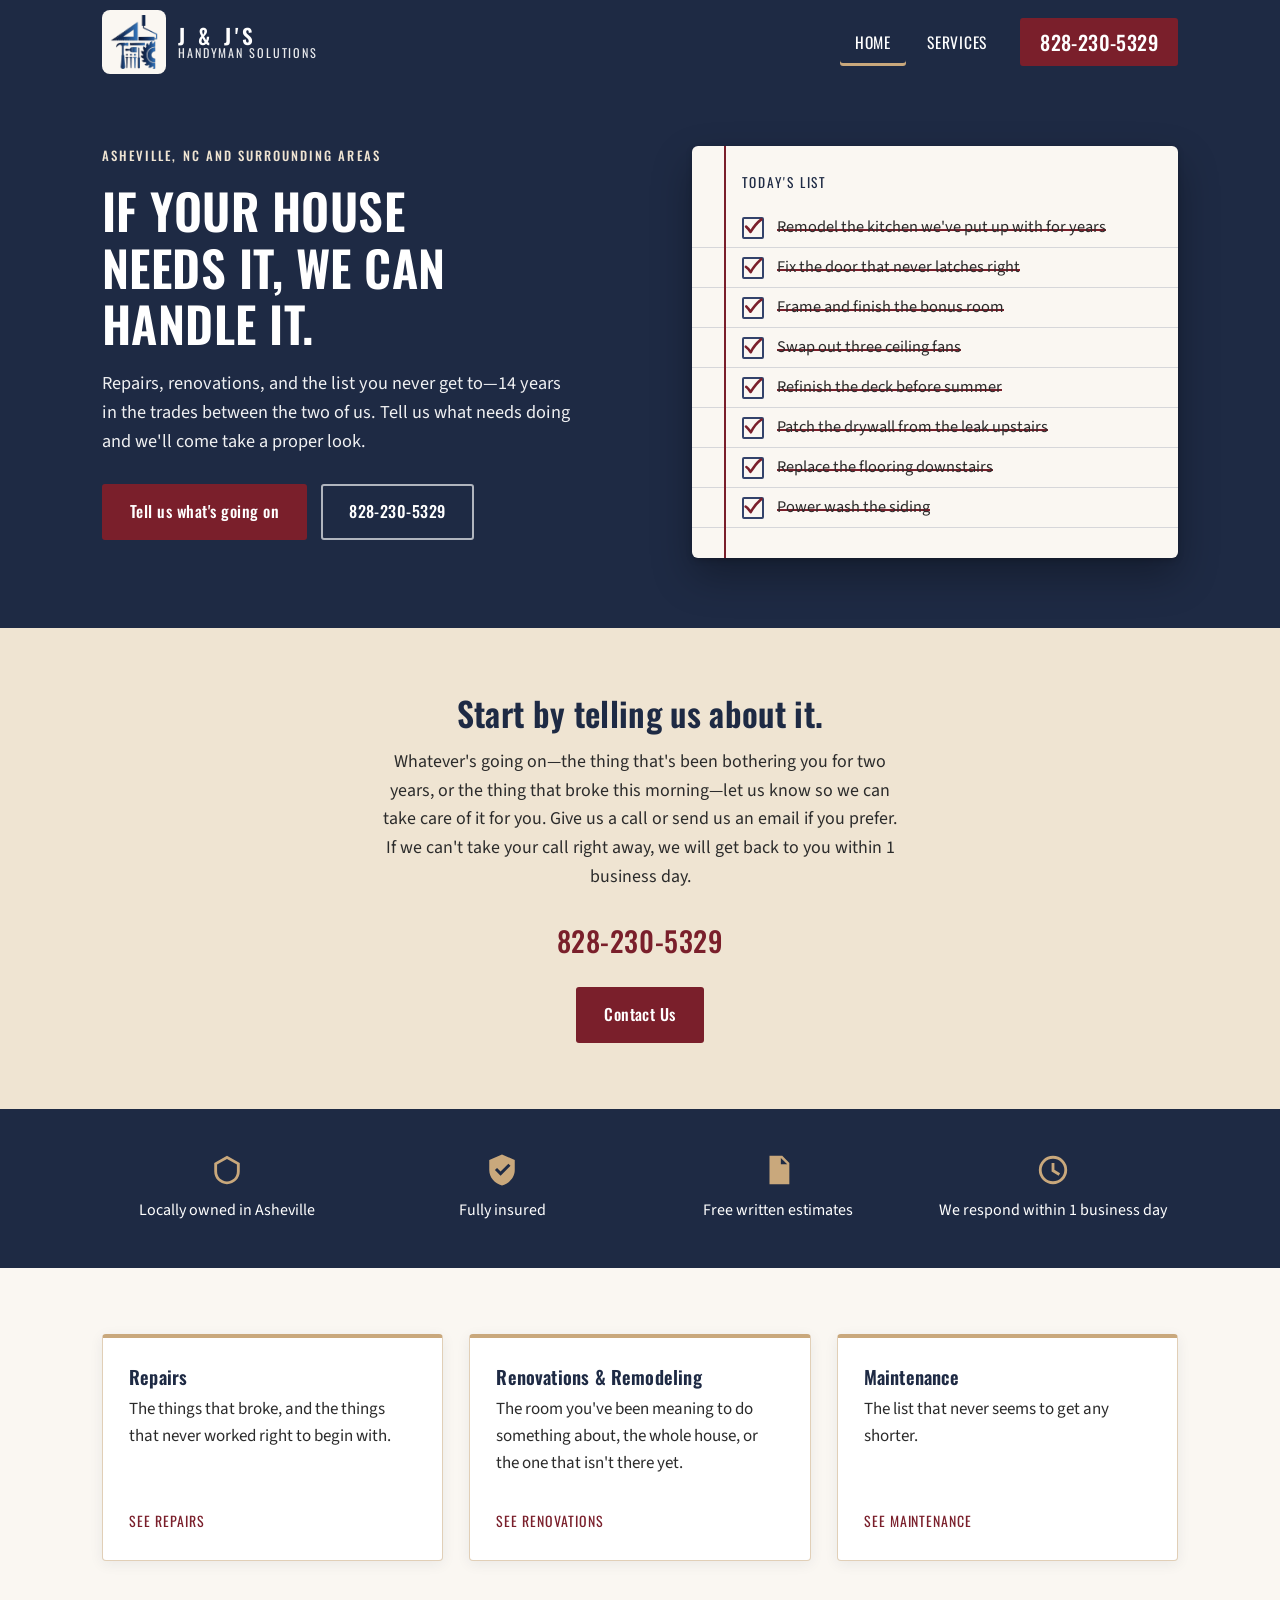
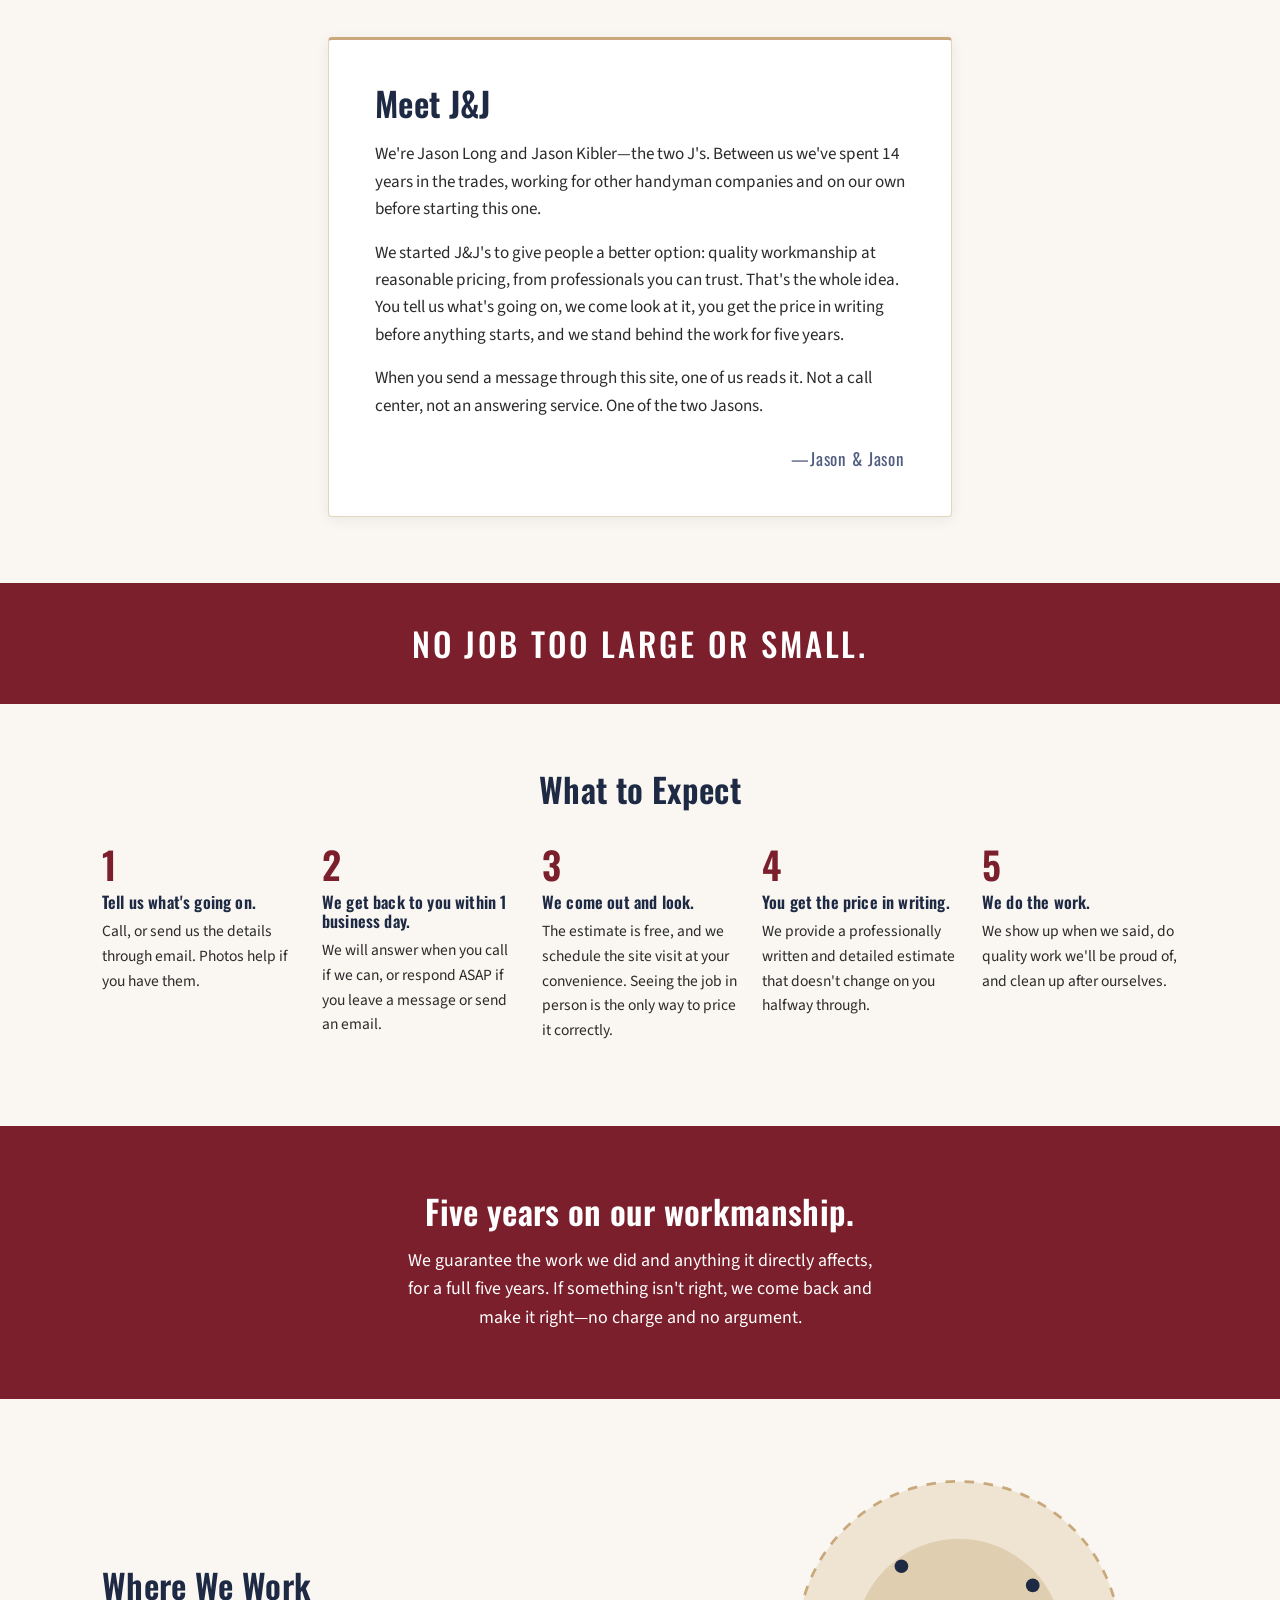
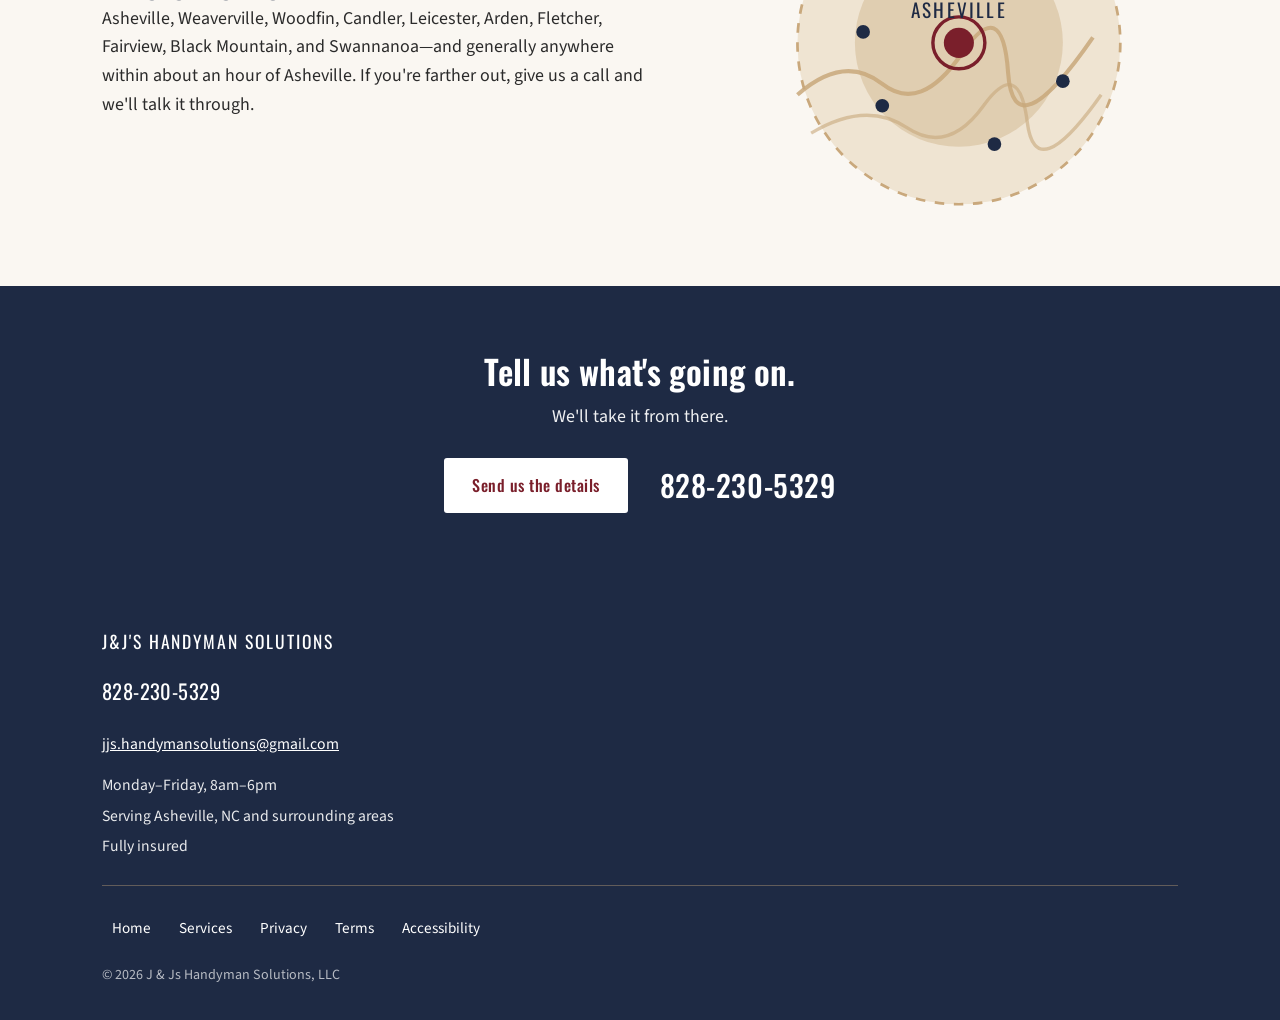
<file: index.html>
<!doctype html>
<html lang="en">
<head>
<meta charset="utf-8">
<meta name="viewport" content="width=device-width, initial-scale=1">
<title>J&amp;J's Handyman Solutions — Repairs, Renovations &amp; Maintenance in Asheville, NC</title>
<meta name="description" content="J&amp;J's Handyman Solutions handles repairs, renovations, and the list you never get to, in Asheville, NC and surrounding areas. Free written estimates and a five-year workmanship guarantee. Call 828-230-5329.">
<link rel="canonical" href="https://jjshandymansolutions.com/">

<meta property="og:type" content="website">
<meta property="og:site_name" content="J&amp;J's Handyman Solutions">
<meta property="og:title" content="J&amp;J's Handyman Solutions — Asheville, NC">
<meta property="og:description" content="Repairs, renovations, and the list you never get to. Tell us what's going on and we'll come take a proper look.">
<meta property="og:url" content="https://jjshandymansolutions.com/">
<meta name="twitter:card" content="summary">

<link rel="preconnect" href="https://fonts.googleapis.com">
<link rel="preconnect" href="https://fonts.gstatic.com" crossorigin>
<link rel="stylesheet" href="https://fonts.googleapis.com/css2?family=Oswald:wght@400;500;600&family=Source+Sans+3:wght@400;600;700&display=swap">

<style>
:root{
  --maroon:#7A1F2B;
  --maroon-dark:#5C1620;
  --navy:#1E2A44;
  --navy-light:#33436B;
  --tan:#C9A87C;
  --tan-pale:#EFE4D2;
  --paper:#FAF7F2;
  --charcoal:#2B2B2B;
  --wrap:1120px;
}
*{box-sizing:border-box}
html{-webkit-text-size-adjust:100%}
body{
  margin:0;
  background:var(--paper);
  color:var(--charcoal);
  font-family:"Source Sans 3",system-ui,-apple-system,"Segoe UI",Arial,sans-serif;
  font-size:17px;
  line-height:1.6;
}
h1,h2,h3,.oswald{font-family:Oswald,"Arial Narrow",Arial,sans-serif;font-weight:600;color:var(--navy);letter-spacing:.01em;line-height:1.15;margin:0}
h1{font-size:clamp(2rem,4.6vw,3.05rem);text-transform:uppercase}
h2{font-size:clamp(1.5rem,2.9vw,2.1rem)}
h3{font-size:1.16rem}
p{margin:0 0 1rem}
p:last-child{margin-bottom:0}
a{color:var(--navy-light)}
.wrap{max-width:var(--wrap);margin:0 auto;padding:0 22px}
.eyebrow{font-family:Oswald,Arial,sans-serif;text-transform:uppercase;letter-spacing:.16em;font-size:.8rem;font-weight:500}

/* ---------- focus: visible on both light and navy grounds ---------- */
a:focus-visible,button:focus-visible,input:focus-visible,textarea:focus-visible{
  outline:3px solid var(--navy);
  outline-offset:2px;
  box-shadow:0 0 0 6px rgba(255,255,255,.92);
  border-radius:2px;
}

/* ---------- buttons ---------- */
.btn{
  display:inline-flex;align-items:center;justify-content:center;
  min-height:48px;padding:13px 26px;
  font-family:Oswald,Arial,sans-serif;font-size:1rem;font-weight:500;
  letter-spacing:.03em;text-decoration:none;border:2px solid transparent;
  border-radius:3px;cursor:pointer;transition:background .15s,color .15s,border-color .15s;
}
.btn-primary{background:var(--maroon);color:#fff}
.btn-primary:hover{background:var(--maroon-dark)}
.btn-ghost-light{background:transparent;color:#fff;border-color:rgba(255,255,255,.65)}
.btn-ghost-light:hover{background:#fff;color:var(--navy)}
.btn-ghost-dark{background:transparent;color:var(--navy);border-color:var(--navy)}
.btn-ghost-dark:hover{background:var(--navy);color:#fff}
.btn-white{background:#fff;color:var(--maroon)}
.btn-white:hover{background:var(--tan-pale)}

/* ---------- header ---------- */
.site-header{position:sticky;top:0;z-index:60;background:var(--navy)}
.nav-inner{max-width:var(--wrap);margin:0 auto;padding:10px 22px;display:flex;align-items:center;gap:18px}
.wordmark{display:flex;align-items:center;gap:12px;text-decoration:none;color:#fff;flex:0 0 auto}
/* reserved slot so a ~64px icon mark can drop in later without shifting layout */
.wm-slot{width:64px;height:64px;flex:0 0 64px;display:block;object-fit:contain;background:var(--paper);border-radius:8px;padding:5px}
.wm-text{display:flex;flex-direction:column;justify-content:center;line-height:1.05}
.wm1{font-family:Oswald,Arial,sans-serif;font-weight:600;text-transform:uppercase;letter-spacing:.2em;font-size:1.32rem}
.wm2{font-family:Oswald,Arial,sans-serif;font-weight:400;text-transform:uppercase;letter-spacing:.155em;font-size:.76rem;color:rgba(255,255,255,.9)}
.nav-links{margin-left:auto;display:flex;align-items:center;gap:6px}
.nav-links a{
  display:inline-flex;align-items:center;min-height:48px;padding:0 15px;
  color:#fff;text-decoration:none;font-family:Oswald,Arial,sans-serif;
  font-size:.97rem;letter-spacing:.05em;text-transform:uppercase;border-radius:3px;
}
.nav-links a:hover{background:rgba(255,255,255,.12)}
.nav-links a[aria-current="page"]{box-shadow:inset 0 -3px 0 var(--tan)}
.nav-phone{
  flex:0 0 auto;display:inline-flex;align-items:center;min-height:48px;padding:0 20px;
  background:var(--maroon);color:#fff;text-decoration:none;border-radius:3px;
  font-family:Oswald,Arial,sans-serif;font-size:1.25rem;font-weight:500;letter-spacing:.02em;
}
.nav-phone:hover{background:var(--maroon-dark)}
.nav-toggle{display:none}

/* ---------- hero ---------- */
.hero{background:var(--navy);color:#fff;padding:62px 0 70px}
.hero .eyebrow{color:var(--tan-pale)}
.hero h1{color:#fff;margin:14px 0 18px;max-width:15ch}
.hero-sub{color:rgba(255,255,255,.93);font-size:1.14rem;max-width:52ch}
.hero-grid{display:grid;grid-template-columns:1.05fr .95fr;gap:52px;align-items:start}
.hero-actions{display:flex;flex-wrap:wrap;gap:14px;margin-top:28px}

/* ---------- the notepad panel (motif place 1 of 2, site-wide) ---------- */
.pad{
  position:relative;background:var(--paper);border-radius:6px;
  box-shadow:0 18px 40px rgba(0,0,0,.30),0 2px 6px rgba(0,0,0,.18);
  padding:26px 24px 30px;overflow:hidden;
}
.pad-margin{position:absolute;top:0;bottom:0;left:32px;width:2px;background:var(--maroon)}
.pad-title{
  font-family:Oswald,Arial,sans-serif;text-transform:uppercase;letter-spacing:.14em;
  font-size:.84rem;color:var(--navy);margin:0 0 14px 26px;
}
.checklist{
  list-style:none;margin:0 -24px;padding:0 24px 0 50px;
  background:repeating-linear-gradient(to bottom,
    transparent 0 39px, rgba(51,67,107,.18) 39px 40px);
}
.checklist li{
  display:flex;align-items:center;gap:13px;
  min-height:40px;font-size:1.02rem;color:var(--charcoal);
}
.cbox{flex:0 0 22px;width:22px;height:22px;border:2px solid var(--navy-light);border-radius:2px;background:transparent;display:block;position:relative}
.cbox svg{position:absolute;left:-3px;top:-5px;width:26px;height:26px;overflow:visible}
.cbox path{
  fill:none;stroke:var(--maroon);stroke-width:2.6;
  stroke-linecap:round;stroke-linejoin:round;
  stroke-dasharray:34;stroke-dashoffset:34;
  animation:draw .34s ease-out forwards;
}
@keyframes draw{to{stroke-dashoffset:0}}

/* line drawn through each item the moment its check lands */
.checklist .txt{
  display:inline;
  background-image:linear-gradient(to right,var(--maroon),var(--maroon));
  background-repeat:no-repeat;
  background-position:0 62%;
  background-size:0 2px;
  animation:strike .3s ease-out forwards;
  -webkit-box-decoration-break:clone;box-decoration-break:clone;
}
@keyframes strike{to{background-size:100% 2px}}
.checklist li:nth-child(1) .txt{animation-delay:0.59s}
.checklist li:nth-child(2) .txt{animation-delay:0.94s}
.checklist li:nth-child(3) .txt{animation-delay:1.29s}
.checklist li:nth-child(4) .txt{animation-delay:1.64s}
.checklist li:nth-child(5) .txt{animation-delay:1.99s}
.checklist li:nth-child(6) .txt{animation-delay:2.34s}
.checklist li:nth-child(7) .txt{animation-delay:2.69s}
.checklist li:nth-child(8) .txt{animation-delay:3.04s}

.checklist li:nth-child(1) path{animation-delay:.25s}
.checklist li:nth-child(2) path{animation-delay:.60s}
.checklist li:nth-child(3) path{animation-delay:.95s}
.checklist li:nth-child(4) path{animation-delay:1.30s}
.checklist li:nth-child(5) path{animation-delay:1.65s}
.checklist li:nth-child(6) path{animation-delay:2.00s}
.checklist li:nth-child(7) path{animation-delay:2.35s}
.checklist li:nth-child(8) path{animation-delay:2.70s}
@media (prefers-reduced-motion:reduce){
  .cbox path{animation:none;stroke-dashoffset:0}
  .checklist .txt{animation:none;background-size:100% 2px}
}

/* ---------- sections ---------- */
.section{padding:66px 0}
.section-tanpale{background:var(--tan-pale)}
.section-navy{background:var(--navy);color:#fff}
.section-navy h2{color:#fff}
.section-maroon{background:var(--maroon);color:#fff}
.section-maroon h2{color:#fff}
.center{text-align:center}
.lede{font-size:1.12rem;max-width:62ch;margin-left:auto;margin-right:auto}

/* invitation */
.invite{max-width:70ch;margin:0 auto}
.invite h2{margin-bottom:16px}
.invite-phone{margin:26px 0 22px}
.invite-phone a{
  display:inline-flex;align-items:center;min-height:48px;
  font-family:Oswald,Arial,sans-serif;font-size:1.75rem;font-weight:500;
  color:var(--maroon);text-decoration:none;letter-spacing:.02em;
}
.invite-phone a:hover{text-decoration:underline}
.invite .btn{margin-top:0}

/* trust bar */
.trust{display:grid;grid-template-columns:repeat(4,1fr);gap:26px;text-align:center}
.trust-item{display:flex;flex-direction:column;align-items:center;gap:11px;font-size:1rem}
.trust-item svg{width:34px;height:34px;fill:var(--tan);flex:0 0 auto}

/* cards */
.cards{display:grid;grid-template-columns:repeat(3,1fr);gap:26px}
.card{
  background:#fff;border:1px solid rgba(201,168,124,.55);border-top:4px solid var(--tan);
  border-radius:4px;padding:28px 26px;box-shadow:0 3px 14px rgba(30,42,68,.07);
  display:flex;flex-direction:column;flex:1;
}
.card h3{margin-bottom:9px}
.card p{color:var(--charcoal)}
.card .card-link{
  margin-top:auto;padding-top:16px;font-family:Oswald,Arial,sans-serif;text-transform:uppercase;
  letter-spacing:.07em;font-size:.87rem;color:var(--maroon);text-decoration:none;
}
.card .card-link:hover{text-decoration:underline}
.card-a{display:flex;text-decoration:none;color:inherit}
.card-a:hover .card{box-shadow:0 8px 24px rgba(30,42,68,.14);border-color:var(--tan)}

/* meet j&j */
.meet{
  background:#fff;border:1px solid rgba(201,168,124,.5);border-top:3px solid var(--tan);
  border-radius:4px;padding:44px 46px;max-width:78ch;margin:0 auto;
  box-shadow:0 3px 14px rgba(30,42,68,.07);
}
.meet h2{margin-bottom:18px}
.meet p{font-size:1.07rem}
.signoff{
  text-align:right;margin-top:26px;font-family:Oswald,Arial,sans-serif;
  font-size:1.05rem;letter-spacing:.05em;color:var(--navy-light);opacity:.85;
}

/* tagline band */
.tagline{
  background:var(--maroon);color:#fff;text-align:center;padding:34px 22px;
  font-family:Oswald,Arial,sans-serif;font-weight:500;text-transform:uppercase;
  letter-spacing:.09em;font-size:clamp(1.35rem,3.2vw,2.05rem);
}

/* what to expect */
.steps{display:grid;grid-template-columns:repeat(5,1fr);gap:24px;margin-top:38px}
.step-num{
  font-family:Oswald,Arial,sans-serif;font-size:2.35rem;font-weight:600;
  color:var(--maroon);line-height:1;margin-bottom:9px;
}
.step h3{font-size:1.03rem;margin-bottom:7px}
.step p{font-size:.97rem}

/* guarantee */
.guarantee{max-width:64ch;margin:0 auto;text-align:center}
.guarantee p{font-size:1.12rem;margin-top:16px}

/* service area */
.area-grid{display:grid;grid-template-columns:1.15fr .85fr;gap:46px;align-items:center}
.area-map{width:100%;height:auto;display:block}

/* final cta */
.final-phone{
  display:inline-flex;align-items:center;min-height:48px;
  font-family:Oswald,Arial,sans-serif;font-size:1.85rem;font-weight:500;
  color:#fff;text-decoration:none;letter-spacing:.02em;
}
.final-phone:hover{text-decoration:underline}
.final-actions{display:flex;flex-wrap:wrap;gap:16px 32px;align-items:center;justify-content:center;margin-top:26px}

/* ---------- footer ---------- */
.site-footer{background:var(--navy);color:rgba(255,255,255,.9);padding:48px 0 34px;font-size:.98rem}
.foot-name{font-family:Oswald,Arial,sans-serif;text-transform:uppercase;letter-spacing:.11em;color:#fff;font-size:1.1rem;margin-bottom:12px}
.site-footer a{color:#fff}
.foot-phone{display:inline-flex;align-items:center;min-height:48px;font-family:Oswald,Arial,sans-serif;font-size:1.28rem;color:#fff;text-decoration:none;letter-spacing:.02em}
.foot-line a{display:inline-flex;align-items:center;min-height:48px}
.foot-phone:hover{text-decoration:underline}
.foot-line{margin:5px 0}
.foot-links{
  margin-top:26px;padding-top:20px;border-top:1px solid rgba(201,168,124,.4);
  display:flex;flex-wrap:wrap;gap:4px 8px;align-items:center;
}
.foot-links a{
  display:inline-flex;align-items:center;min-height:44px;padding:0 10px;
  text-decoration:none;font-size:.95rem;border-radius:3px;
}
.foot-links a:hover{text-decoration:underline}
.foot-copy{margin-top:14px;font-size:.88rem;color:rgba(255,255,255,.68)}

/* ---------- sticky mobile call bar ---------- */
.call-bar{display:none}

/* ---------- responsive ---------- */
@media (max-width:960px){
  .hero-grid{grid-template-columns:1fr;gap:38px}
  .trust{grid-template-columns:repeat(2,1fr);gap:30px}
  .cards{grid-template-columns:1fr;gap:20px}
  .steps{grid-template-columns:1fr;gap:26px}
  .area-grid{grid-template-columns:1fr;gap:32px}
  .meet{padding:34px 26px}
}
@media (max-width:820px){
  .nav-toggle{
    display:inline-flex;align-items:center;justify-content:center;
    margin-left:auto;min-width:48px;min-height:48px;padding:0 12px;
    background:transparent;border:2px solid rgba(255,255,255,.55);border-radius:3px;
    color:#fff;font-family:Oswald,Arial,sans-serif;font-size:.9rem;letter-spacing:.08em;
    text-transform:uppercase;cursor:pointer;
  }
  .nav-links{
    display:none;order:3;flex-basis:100%;margin-left:0;
    flex-direction:column;align-items:stretch;gap:2px;padding-bottom:10px;
  }
  .nav-links.open{display:flex}
  .nav-links a{min-height:52px;padding:0 12px;font-size:1.05rem}
  .nav-phone{font-size:1.08rem;padding:0 14px}
  .wm-slot{width:48px;height:48px;flex-basis:48px}
  .wm1{font-size:1.1rem;letter-spacing:.16em}
  .wm2{font-size:.66rem}
  /* sticky bottom call bar */
  .call-bar{
    display:flex;align-items:center;justify-content:center;
    position:fixed;left:0;right:0;bottom:0;z-index:70;
    min-height:56px;background:var(--maroon);color:#fff;text-decoration:none;
    font-family:Oswald,Arial,sans-serif;font-size:1.22rem;letter-spacing:.04em;
    box-shadow:0 -2px 12px rgba(0,0,0,.28);
  }
  /* keep the bar from covering page-bottom content */
  body{padding-bottom:56px}
}
@media (max-width:560px){
  .hero{padding:44px 0 52px}
  .section{padding:48px 0}
  .pad{padding:22px 18px 26px}
  .pad-margin{left:24px}
  .pad-title{margin-left:22px}
  .checklist{margin:0 -18px;padding:0 16px 0 46px}
  .checklist li{font-size:.97rem}
}
</style>
</head>
<body>

<a class="btn" href="#main" style="position:absolute;left:-9999px;top:0;background:#fff;color:var(--navy);z-index:100" onfocus="this.style.left='8px';this.style.top='8px'" onblur="this.style.left='-9999px'">Skip to content</a>

<header class="site-header">
  <div class="nav-inner">
    <a class="wordmark" href="index.html" aria-label="J&amp;J's Handyman Solutions — home">
      <img class="wm-slot" src="logo.png" alt="" width="64" height="64" decoding="async">
      <span class="wm-text">
        <span class="wm1">J &amp; J's</span>
        <span class="wm2">Handyman Solutions</span>
      </span>
    </a>
    <button class="nav-toggle" id="navToggle" aria-expanded="false" aria-controls="navLinks">Menu</button>
    <nav class="nav-links" id="navLinks" aria-label="Main">
      <a href="index.html" aria-current="page">Home</a>
      <a href="services.html">Services</a>
    </nav>
    <a class="nav-phone" href="tel:+18282305329">828-230-5329</a>
  </div>
</header>

<main id="main">

  <!-- 1. HERO -->
  <section class="hero">
    <div class="wrap hero-grid">
      <div>
        <p class="eyebrow">Asheville, NC and surrounding areas</p>
        <h1>If your house needs it, we can handle it.</h1>
        <p class="hero-sub">Repairs, renovations, and the list you never get to—14 years in the trades between the two of us. Tell us what needs doing and we'll come take a proper look.</p>
        <div class="hero-actions">
          <a class="btn btn-primary" href="email.html">Tell us what's going on</a>
          <a class="btn btn-ghost-light" href="tel:+18282305329">828-230-5329</a>
        </div>
      </div>

      <div class="pad">
        <span class="pad-margin" aria-hidden="true"></span>
        <p class="pad-title">Today's list</p>
        <ul class="checklist">
          <li><span class="cbox" aria-hidden="true"><svg viewBox="0 0 26 26"><path d="M5.1 12.6 C6.4 13.6, 7.9 15.4, 9.6 17.9 C12.4 13.4, 15.9 8.7, 20.4 5.4"/></svg></span><span class="txt">Remodel the kitchen we've put up with for years</span></li>
          <li><span class="cbox" aria-hidden="true"><svg viewBox="0 0 26 26"><path d="M4.9 12.9 C6.3 13.7, 8.1 15.7, 9.7 18.1 C12.2 13.2, 16.1 8.9, 20.2 5.1"/></svg></span><span class="txt">Fix the door that never latches right</span></li>
          <li><span class="cbox" aria-hidden="true"><svg viewBox="0 0 26 26"><path d="M5.3 12.4 C6.6 13.5, 7.8 15.2, 9.5 17.7 C12.6 13.6, 15.7 8.4, 20.5 5.6"/></svg></span><span class="txt">Frame and finish the bonus room</span></li>
          <li><span class="cbox" aria-hidden="true"><svg viewBox="0 0 26 26"><path d="M4.8 12.7 C6.5 13.9, 7.9 15.5, 9.8 18.2 C12.1 13.1, 16.3 8.6, 20.1 5.3"/></svg></span><span class="txt">Swap out three ceiling fans</span></li>
          <li><span class="cbox" aria-hidden="true"><svg viewBox="0 0 26 26"><path d="M5.2 12.8 C6.2 13.4, 8.0 15.6, 9.6 18.0 C12.5 13.5, 15.8 8.8, 20.3 5.2"/></svg></span><span class="txt">Refinish the deck before summer</span></li>
          <li><span class="cbox" aria-hidden="true"><svg viewBox="0 0 26 26"><path d="M5.0 12.5 C6.7 13.8, 7.7 15.3, 9.9 18.3 C12.3 13.3, 16.0 8.5, 20.6 5.5"/></svg></span><span class="txt">Patch the drywall from the leak upstairs</span></li>
          <li><span class="cbox" aria-hidden="true"><svg viewBox="0 0 26 26"><path d="M5.4 13.0 C6.4 13.6, 8.2 15.8, 9.5 17.8 C12.7 13.7, 15.6 8.3, 20.0 5.7"/></svg></span><span class="txt">Replace the flooring downstairs</span></li>
          <li><span class="cbox" aria-hidden="true"><svg viewBox="0 0 26 26"><path d="M4.7 12.6 C6.5 13.5, 7.8 15.4, 9.7 18.1 C12.2 13.4, 16.2 8.7, 20.4 5.0"/></svg></span><span class="txt">Power wash the siding</span></li>
        </ul>
      </div>
    </div>
  </section>

  <!-- 2. THE INVITATION -->
  <section class="section section-tanpale">
    <div class="wrap invite center">
      <h2>Start by telling us about it.</h2>
      <p class="lede">Whatever's going on—the thing that's been bothering you for two years, or the thing that broke this morning—let us know so we can take care of it for you. Give us a call or send us an email if you prefer. If we can't take your call right away, we will get back to you within 1 business day.</p>
      <p class="invite-phone"><a href="tel:+18282305329">828-230-5329</a></p>
      <a class="btn btn-primary" href="email.html">Contact Us</a>
    </div>
  </section>

  <!-- 3. TRUST BAR -->
  <section class="section section-navy" style="padding:44px 0">
    <div class="wrap trust">
      <div class="trust-item">
        <svg viewBox="0 0 24 24" aria-hidden="true"><path d="M12 2 3 7v6c0 5 3.8 8.4 9 9 5.2-.6 9-4 9-9V7l-9-5Zm0 2.3 7 3.9V13c0 4-2.9 6.6-7 7.2C7.9 19.6 5 17 5 13V8.2l7-3.9Z"/></svg>
        <span>Locally owned in Asheville</span>
      </div>
      <div class="trust-item">
        <svg viewBox="0 0 24 24" aria-hidden="true"><path d="M12 1 3 5v7c0 5.3 3.9 9.4 9 11 5.1-1.6 9-5.7 9-11V5l-9-4Zm-1 15-4-4 1.5-1.5L11 13l5.5-5.5L18 9l-7 7Z"/></svg>
        <span>Fully insured</span>
      </div>
      <div class="trust-item">
        <svg viewBox="0 0 24 24" aria-hidden="true"><path d="M6 2h9l5 5v15H6V2Zm8 1.5V8h4.5L14 3.5ZM8.5 12h9v1.8h-9V12Zm0 3.6h9v1.8h-9v-1.8Zm0-7.2h3.5v1.8H8.5V8.4Z"/></svg>
        <span>Free written estimates</span>
      </div>
      <div class="trust-item">
        <svg viewBox="0 0 24 24" aria-hidden="true"><path d="M12 2a10 10 0 1 0 0 20 10 10 0 0 0 0-20Zm0 2a8 8 0 1 1 0 16 8 8 0 0 1 0-16Zm-1 3v6l5 3 1-1.7-4-2.4V7h-2Z"/></svg>
        <span>We respond within 1 business day</span>
      </div>
    </div>
  </section>

  <!-- 4. SERVICES -->
  <section class="section">
    <div class="wrap">
      <div class="cards">
        <a class="card-a" href="services.html#repairs">
          <article class="card">
            <h3>Repairs</h3>
            <p>The things that broke, and the things that never worked right to begin with.</p>
            <span class="card-link">See repairs</span>
          </article>
        </a>
        <a class="card-a" href="services.html#renovations">
          <article class="card">
            <h3>Renovations &amp; Remodeling</h3>
            <p>The room you've been meaning to do something about, the whole house, or the one that isn't there yet.</p>
            <span class="card-link">See renovations</span>
          </article>
        </a>
        <a class="card-a" href="services.html#maintenance">
          <article class="card">
            <h3>Maintenance</h3>
            <p>The list that never seems to get any shorter.</p>
            <span class="card-link">See maintenance</span>
          </article>
        </a>
      </div>
    </div>
  </section>

  <!-- 5. MEET J&J -->
  <section class="section" style="padding-top:10px">
    <div class="wrap">
      <div class="meet">
        <h2>Meet J&amp;J</h2>
        <p>We're Jason Long and Jason Kibler—the two J's. Between us we've spent 14 years in the trades, working for other handyman companies and on our own before starting this one.</p>
        <p>We started J&amp;J's to give people a better option: quality workmanship at reasonable pricing, from professionals you can trust. That's the whole idea. You tell us what's going on, we come look at it, you get the price in writing before anything starts, and we stand behind the work for five years.</p>
        <p>When you send a message through this site, one of us reads it. Not a call center, not an answering service. One of the two Jasons.</p>
        <p class="signoff">—Jason &amp; Jason</p>
      </div>
    </div>
  </section>

  <!-- 6. TAGLINE BAND -->
  <section class="tagline">No job too large or small.</section>

  <!-- 7. WHAT TO EXPECT -->
  <section class="section">
    <div class="wrap">
      <h2 class="center">What to Expect</h2>
      <ol class="steps" style="list-style:none;padding:0">
        <li class="step">
          <div class="step-num">1</div>
          <h3>Tell us what's going on.</h3>
          <p>Call, or send us the details through email. Photos help if you have them.</p>
        </li>
        <li class="step">
          <div class="step-num">2</div>
          <h3>We get back to you within 1 business day.</h3>
          <p>We will answer when you call if we can, or respond ASAP if you leave a message or send an email.</p>
        </li>
        <li class="step">
          <div class="step-num">3</div>
          <h3>We come out and look.</h3>
          <p>The estimate is free, and we schedule the site visit at your convenience. Seeing the job in person is the only way to price it correctly.</p>
        </li>
        <li class="step">
          <div class="step-num">4</div>
          <h3>You get the price in writing.</h3>
          <p>We provide a professionally written and detailed estimate that doesn't change on you halfway through.</p>
        </li>
        <li class="step">
          <div class="step-num">5</div>
          <h3>We do the work.</h3>
          <p>We show up when we said, do quality work we'll be proud of, and clean up after ourselves.</p>
        </li>
      </ol>
    </div>
  </section>

  <!-- 8. THE GUARANTEE -->
  <section class="section section-maroon">
    <div class="wrap guarantee">
      <h2>Five years on our workmanship.</h2>
      <p>We guarantee the work we did and anything it directly affects, for a full five years. If something isn't right, we come back and make it right—no charge and no argument.</p>
    </div>
  </section>

  <!-- 9. SERVICE AREA -->
  <section class="section">
    <div class="wrap area-grid">
      <div>
        <h2>Where We Work</h2>
        <p class="lede" style="margin-left:0">Asheville, Weaverville, Woodfin, Candler, Leicester, Arden, Fletcher, Fairview, Black Mountain, and Swannanoa—and generally anywhere within about an hour of Asheville. If you're farther out, give us a call and we'll talk it through.</p>
      </div>
      <div>
        <svg class="area-map" viewBox="0 0 320 260" role="img" aria-label="Stylized illustration of the Asheville service area and nearby towns">
          <circle cx="160" cy="130" r="118" fill="#EFE4D2"/>
          <circle cx="160" cy="130" r="118" fill="none" stroke="#C9A87C" stroke-width="2" stroke-dasharray="7 7"/>
          <circle cx="160" cy="130" r="76" fill="#C9A87C" opacity=".38"/>
          <path d="M42 168 q34-30 62-8 t58-22 34 14 62-26" fill="none" stroke="#C9A87C" stroke-width="3" opacity=".85"/>
          <path d="M52 196 q40-24 70-4 t56-16 32 12 54-20" fill="none" stroke="#C9A87C" stroke-width="2.5" opacity=".6"/>
          <circle cx="160" cy="130" r="11" fill="#7A1F2B"/>
          <circle cx="160" cy="130" r="19" fill="none" stroke="#7A1F2B" stroke-width="2.5"/>
          <circle cx="118" cy="74" r="5" fill="#1E2A44"/>
          <circle cx="214" cy="88" r="5" fill="#1E2A44"/>
          <circle cx="236" cy="158" r="5" fill="#1E2A44"/>
          <circle cx="186" cy="204" r="5" fill="#1E2A44"/>
          <circle cx="104" cy="176" r="5" fill="#1E2A44"/>
          <circle cx="90" cy="122" r="5" fill="#1E2A44"/>
          <text x="160" y="112" text-anchor="middle" font-family="Oswald,Arial,sans-serif" font-size="14" letter-spacing="1.6" fill="#1E2A44">ASHEVILLE</text>
        </svg>
      </div>
    </div>
  </section>

  <!-- 10. FINAL CTA -->
  <section class="section section-navy">
    <div class="wrap center">
      <h2>Tell us what's going on.</h2>
      <p class="lede" style="color:rgba(255,255,255,.93);margin-top:12px">We'll take it from there.</p>
      <div class="final-actions">
        <a class="btn btn-white" href="email.html">Send us the details</a>
        <a class="final-phone" href="tel:+18282305329">828-230-5329</a>
      </div>
    </div>
  </section>

</main>

<footer class="site-footer">
  <div class="wrap">
    <p class="foot-name">J&amp;J's Handyman Solutions</p>
    <p class="foot-line"><a class="foot-phone" href="tel:+18282305329">828-230-5329</a></p>
    <p class="foot-line"><a href="mailto:jjs.handymansolutions@gmail.com">jjs.handymansolutions@gmail.com</a></p>
    <p class="foot-line">Monday–Friday, 8am–6pm</p>
    <p class="foot-line">Serving Asheville, NC and surrounding areas</p>
    <p class="foot-line">Fully insured</p>
    <nav class="foot-links" aria-label="Footer">
      <a href="index.html">Home</a>
      <a href="services.html">Services</a>
      <a href="privacy.html">Privacy</a>
      <a href="terms.html">Terms</a>
      <a href="accessibility.html">Accessibility</a>
    </nav>
    <p class="foot-copy">&copy; <span id="yr"></span> J &amp; Js Handyman Solutions, LLC</p>
  </div>
</footer>

<a class="call-bar" href="tel:+18282305329">Call 828-230-5329</a>

<script>
document.getElementById('yr').textContent = new Date().getFullYear();
(function(){
  var t = document.getElementById('navToggle'), n = document.getElementById('navLinks');
  t.addEventListener('click', function(){
    var open = n.classList.toggle('open');
    t.setAttribute('aria-expanded', open ? 'true' : 'false');
  });
})();
</script>

<script type="application/ld+json">
{
  "@context": "https://schema.org",
  "@type": "LocalBusiness",
  "name": "J&J's Handyman Solutions",
  "legalName": "J & Js Handyman Solutions, LLC",
  "url": "https://jjshandymansolutions.com/",
  "telephone": "+1-828-230-5329",
  "email": "jjs.handymansolutions@gmail.com",
  "address": {
    "@type": "PostalAddress",
    "addressLocality": "Asheville",
    "addressRegion": "NC",
    "addressCountry": "US"
  },
  "areaServed": [
    {"@type":"City","name":"Asheville"},
    {"@type":"City","name":"Weaverville"},
    {"@type":"City","name":"Woodfin"},
    {"@type":"City","name":"Candler"},
    {"@type":"City","name":"Leicester"},
    {"@type":"City","name":"Arden"},
    {"@type":"City","name":"Fletcher"},
    {"@type":"City","name":"Fairview"},
    {"@type":"City","name":"Black Mountain"},
    {"@type":"City","name":"Swannanoa"}
  ],
  "openingHoursSpecification": [{
    "@type": "OpeningHoursSpecification",
    "dayOfWeek": ["Monday","Tuesday","Wednesday","Thursday","Friday"],
    "opens": "08:00",
    "closes": "18:00"
  }]
}
</script>

</body>
</html>
</file>
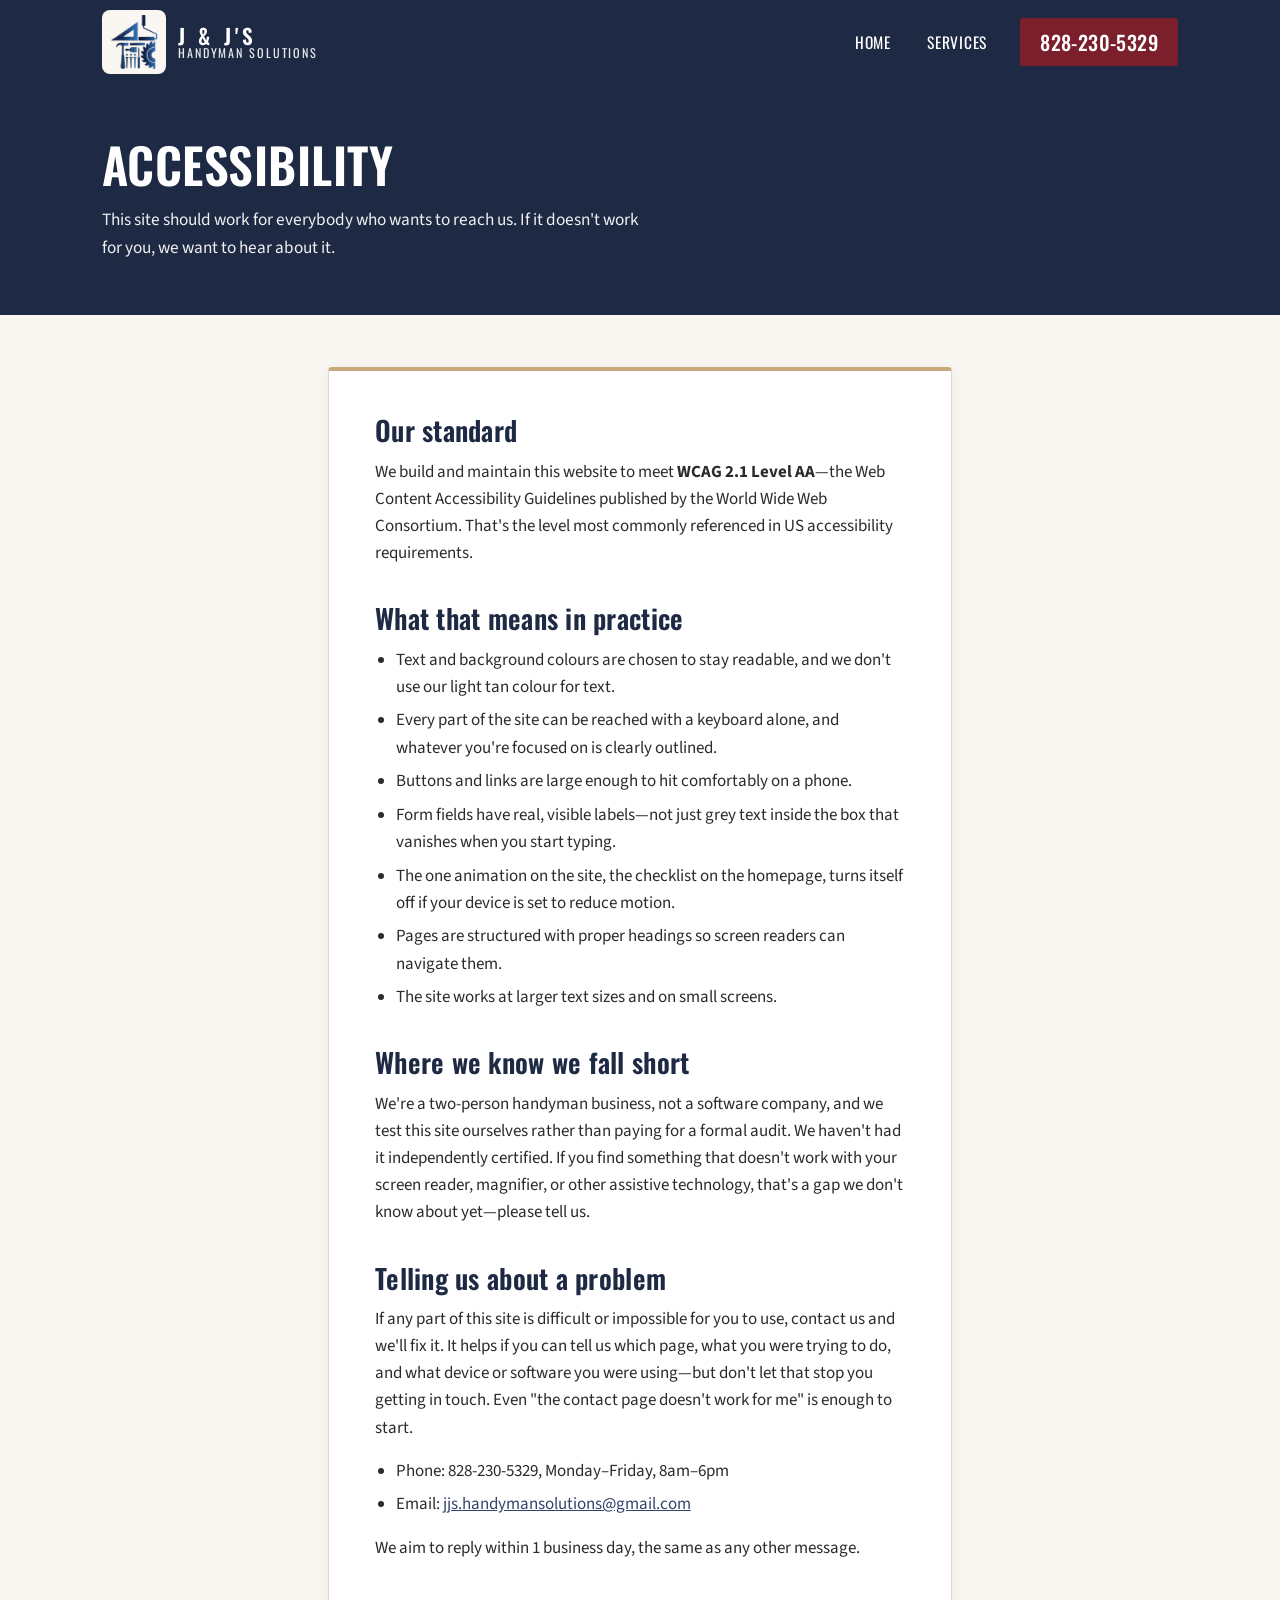
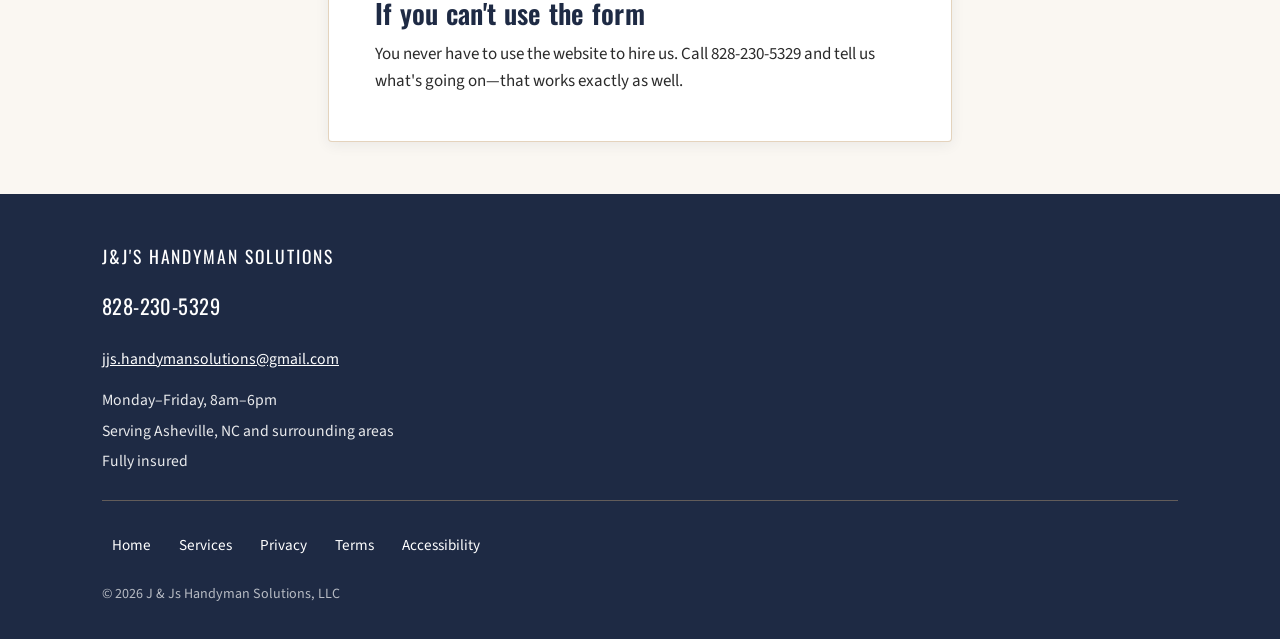
<file: accessibility.html>
<!doctype html>
<html lang="en">
<head>
<meta charset="utf-8">
<meta name="viewport" content="width=device-width, initial-scale=1">
<title>Accessibility — J&amp;J's Handyman Solutions</title>
<meta name="description" content="Our accessibility commitment for this website, the WCAG 2.1 AA standard we build to, and how to tell us if something isn't working for you.">
<link rel="canonical" href="https://jjshandymansolutions.com/accessibility.html">

<meta property="og:type" content="website">
<meta property="og:site_name" content="J&amp;J's Handyman Solutions">
<meta property="og:title" content="Accessibility — J&amp;J's Handyman Solutions">
<meta property="og:description" content="Our accessibility commitment for this website, the WCAG 2.1 AA standard we build to, and how to tell us if something isn't working for you.">
<meta property="og:url" content="https://jjshandymansolutions.com/accessibility.html">
<meta name="twitter:card" content="summary">

<link rel="preconnect" href="https://fonts.googleapis.com">
<link rel="preconnect" href="https://fonts.gstatic.com" crossorigin>
<link rel="stylesheet" href="https://fonts.googleapis.com/css2?family=Oswald:wght@400;500;600&family=Source+Sans+3:wght@400;600;700&display=swap">

<style>
:root{
  --maroon:#7A1F2B;
  --maroon-dark:#5C1620;
  --navy:#1E2A44;
  --navy-light:#33436B;
  --tan:#C9A87C;
  --tan-pale:#EFE4D2;
  --paper:#FAF7F2;
  --charcoal:#2B2B2B;
  --wrap:1120px;
}
*{box-sizing:border-box}
html{-webkit-text-size-adjust:100%}
body{
  margin:0;background:var(--paper);color:var(--charcoal);
  font-family:"Source Sans 3",system-ui,-apple-system,"Segoe UI",Arial,sans-serif;
  font-size:17px;line-height:1.6;
  display:flex;flex-direction:column;min-height:100vh;
}
h1,h2,h3{font-family:Oswald,"Arial Narrow",Arial,sans-serif;font-weight:600;color:var(--navy);letter-spacing:.01em;line-height:1.15;margin:0}
h1{font-size:clamp(2rem,4.6vw,3.05rem);text-transform:uppercase}
h2{font-size:clamp(1.32rem,2.4vw,1.7rem);margin:36px 0 12px}
h3{font-size:1.1rem;margin:24px 0 8px}
p{margin:0 0 1rem}
p:last-child{margin-bottom:0}
ul{margin:0 0 1rem;padding-left:1.3rem}
li{margin:.4rem 0}
a{color:var(--navy-light)}
.wrap{max-width:var(--wrap);margin:0 auto;padding:0 22px;width:100%}

a:focus-visible,button:focus-visible{
  outline:3px solid var(--navy);outline-offset:2px;
  box-shadow:0 0 0 6px rgba(255,255,255,.92);border-radius:2px;
}

.btn{
  display:inline-flex;align-items:center;justify-content:center;
  min-height:48px;padding:13px 26px;
  font-family:Oswald,Arial,sans-serif;font-size:1rem;font-weight:500;
  letter-spacing:.03em;text-decoration:none;border:2px solid transparent;border-radius:3px;
}
.btn-primary{background:var(--maroon);color:#fff}
.btn-primary:hover{background:var(--maroon-dark)}
.btn-ghost-dark{background:transparent;color:var(--navy);border-color:var(--navy)}
.btn-ghost-dark:hover{background:var(--navy);color:#fff}

/* header */
.site-header{position:sticky;top:0;z-index:60;background:var(--navy)}
.nav-inner{max-width:var(--wrap);margin:0 auto;padding:10px 22px;display:flex;align-items:center;gap:18px}
.wordmark{display:flex;align-items:center;gap:12px;text-decoration:none;color:#fff;flex:0 0 auto}
.wm-slot{width:64px;height:64px;flex:0 0 64px;display:block;object-fit:contain;background:var(--paper);border-radius:8px;padding:5px}
.wm-text{display:flex;flex-direction:column;justify-content:center;line-height:1.05}
.wm1{font-family:Oswald,Arial,sans-serif;font-weight:600;text-transform:uppercase;letter-spacing:.2em;font-size:1.32rem}
.wm2{font-family:Oswald,Arial,sans-serif;font-weight:400;text-transform:uppercase;letter-spacing:.155em;font-size:.76rem;color:rgba(255,255,255,.9)}
.nav-links{margin-left:auto;display:flex;align-items:center;gap:6px}
.nav-links a{display:inline-flex;align-items:center;min-height:48px;padding:0 15px;color:#fff;text-decoration:none;font-family:Oswald,Arial,sans-serif;font-size:.97rem;letter-spacing:.05em;text-transform:uppercase;border-radius:3px}
.nav-links a:hover{background:rgba(255,255,255,.12)}
.nav-links a[aria-current="page"]{box-shadow:inset 0 -3px 0 var(--tan)}
.nav-phone{flex:0 0 auto;display:inline-flex;align-items:center;min-height:48px;padding:0 20px;background:var(--maroon);color:#fff;text-decoration:none;border-radius:3px;font-family:Oswald,Arial,sans-serif;font-size:1.25rem;font-weight:500;letter-spacing:.02em}
.nav-phone:hover{background:var(--maroon-dark)}
.nav-toggle{display:none}

/* page head + prose */
.page-head{background:var(--navy);color:#fff;padding:52px 0 54px}
.page-head h1{color:#fff}
.page-head p{color:rgba(255,255,255,.93);font-size:1.08rem;max-width:60ch;margin-top:14px}
main{flex:1 0 auto}
.prose{
  background:#fff;border:1px solid rgba(201,168,124,.5);border-top:4px solid var(--tan);
  border-radius:4px;padding:44px 46px 46px;max-width:78ch;margin:52px auto;
  box-shadow:0 3px 14px rgba(30,42,68,.07);
}
.prose h2:first-of-type{margin-top:0}
.prose .note{
  margin-top:32px;padding:16px 18px;background:var(--tan-pale);
  border-left:4px solid var(--maroon);border-radius:3px;font-size:1rem;
}

/* centred 404 */
.mid{display:flex;align-items:center;min-height:52vh;padding:64px 0}
.mid .prose{margin:0 auto;text-align:left}
.actions{display:flex;flex-wrap:wrap;gap:14px;margin-top:28px}

/* footer */
.site-footer{flex-shrink:0;background:var(--navy);color:rgba(255,255,255,.9);padding:48px 0 34px;font-size:.98rem}
.foot-name{font-family:Oswald,Arial,sans-serif;text-transform:uppercase;letter-spacing:.11em;color:#fff;font-size:1.1rem;margin-bottom:12px}
.site-footer a{color:#fff}
.foot-phone{display:inline-flex;align-items:center;min-height:48px;font-family:Oswald,Arial,sans-serif;font-size:1.28rem;color:#fff;text-decoration:none;letter-spacing:.02em}
.foot-line a{display:inline-flex;align-items:center;min-height:48px}
.foot-phone:hover{text-decoration:underline}
.foot-line{margin:5px 0}
.foot-links{margin-top:26px;padding-top:20px;border-top:1px solid rgba(201,168,124,.4);display:flex;flex-wrap:wrap;gap:4px 8px;align-items:center}
.foot-links a{display:inline-flex;align-items:center;min-height:48px;padding:0 10px;text-decoration:none;font-size:.95rem;border-radius:3px}
.foot-links a:hover{text-decoration:underline}
.foot-copy{margin-top:14px;font-size:.88rem;color:rgba(255,255,255,.68)}

.call-bar{display:none}

@media (max-width:960px){ .prose{padding:32px 24px 34px;margin:34px auto} }
@media (max-width:820px){
  .nav-toggle{display:inline-flex;align-items:center;justify-content:center;margin-left:auto;min-width:48px;min-height:48px;padding:0 12px;background:transparent;border:2px solid rgba(255,255,255,.55);border-radius:3px;color:#fff;font-family:Oswald,Arial,sans-serif;font-size:.9rem;letter-spacing:.08em;text-transform:uppercase;cursor:pointer}
  .nav-links{display:none;order:3;flex-basis:100%;margin-left:0;flex-direction:column;align-items:stretch;gap:2px;padding-bottom:10px}
  .nav-links.open{display:flex}
  .nav-links a{min-height:52px;padding:0 12px;font-size:1.05rem}
  .nav-phone{font-size:1.08rem;padding:0 14px}
  .wm-slot{width:48px;height:48px;flex-basis:48px}
  .wm1{font-size:1.1rem;letter-spacing:.16em}
  .wm2{font-size:.66rem}
  .call-bar{display:flex;align-items:center;justify-content:center;position:fixed;left:0;right:0;bottom:0;z-index:70;min-height:56px;background:var(--maroon);color:#fff;text-decoration:none;font-family:Oswald,Arial,sans-serif;font-size:1.22rem;letter-spacing:.04em;box-shadow:0 -2px 12px rgba(0,0,0,.28)}
  body{padding-bottom:56px}
}
@media (max-width:560px){ .page-head{padding:38px 0 40px} }
</style>
</head>
<body>

<a class="btn" href="#main" style="position:absolute;left:-9999px;top:0;background:#fff;color:var(--navy);z-index:100" onfocus="this.style.left='8px';this.style.top='8px'" onblur="this.style.left='-9999px'">Skip to content</a>

<header class="site-header">
  <div class="nav-inner">
    <a class="wordmark" href="index.html" aria-label="J&amp;J's Handyman Solutions — home">
      <img class="wm-slot" src="logo.png" alt="" width="64" height="64" decoding="async">
      <span class="wm-text">
        <span class="wm1">J &amp; J's</span>
        <span class="wm2">Handyman Solutions</span>
      </span>
    </a>
    <button class="nav-toggle" id="navToggle" aria-expanded="false" aria-controls="navLinks">Menu</button>
    <nav class="nav-links" id="navLinks" aria-label="Main">
      <a href="index.html">Home</a>
      <a href="services.html">Services</a>
    </nav>
    <a class="nav-phone" href="tel:+18282305329">828-230-5329</a>
  </div>
</header>

<main id="main">

  <section class="page-head">
    <div class="wrap">
      <h1>Accessibility</h1>
      <p>This site should work for everybody who wants to reach us. If it doesn't work for you, we want to hear about it.</p>
    </div>
  </section>

  <div class="wrap">
    <article class="prose">

      <h2>Our standard</h2>
      <p>We build and maintain this website to meet <strong>WCAG 2.1 Level AA</strong>—the Web Content Accessibility Guidelines published by the World Wide Web Consortium. That's the level most commonly referenced in US accessibility requirements.</p>

      <h2>What that means in practice</h2>
      <ul>
        <li>Text and background colours are chosen to stay readable, and we don't use our light tan colour for text.</li>
        <li>Every part of the site can be reached with a keyboard alone, and whatever you're focused on is clearly outlined.</li>
        <li>Buttons and links are large enough to hit comfortably on a phone.</li>
        <li>Form fields have real, visible labels—not just grey text inside the box that vanishes when you start typing.</li>
        <li>The one animation on the site, the checklist on the homepage, turns itself off if your device is set to reduce motion.</li>
        <li>Pages are structured with proper headings so screen readers can navigate them.</li>
        <li>The site works at larger text sizes and on small screens.</li>
      </ul>

      <h2>Where we know we fall short</h2>
      <p>We're a two-person handyman business, not a software company, and we test this site ourselves rather than paying for a formal audit. We haven't had it independently certified. If you find something that doesn't work with your screen reader, magnifier, or other assistive technology, that's a gap we don't know about yet—please tell us.</p>

      <h2>Telling us about a problem</h2>
      <p>If any part of this site is difficult or impossible for you to use, contact us and we'll fix it. It helps if you can tell us which page, what you were trying to do, and what device or software you were using—but don't let that stop you getting in touch. Even "the contact page doesn't work for me" is enough to start.</p>
      <ul>
        <li>Phone: 828-230-5329, Monday–Friday, 8am–6pm</li>
        <li>Email: <a href="mailto:jjs.handymansolutions@gmail.com">jjs.handymansolutions@gmail.com</a></li>
      </ul>
      <p>We aim to reply within 1 business day, the same as any other message.</p>

      <h2>If you can't use the form</h2>
      <p>You never have to use the website to hire us. Call 828-230-5329 and tell us what's going on—that works exactly as well.</p>

    </article>
  </div>
</main>

<footer class="site-footer">
  <div class="wrap">
    <p class="foot-name">J&amp;J's Handyman Solutions</p>
    <p class="foot-line"><a class="foot-phone" href="tel:+18282305329">828-230-5329</a></p>
    <p class="foot-line"><a href="mailto:jjs.handymansolutions@gmail.com">jjs.handymansolutions@gmail.com</a></p>
    <p class="foot-line">Monday–Friday, 8am–6pm</p>
    <p class="foot-line">Serving Asheville, NC and surrounding areas</p>
    <p class="foot-line">Fully insured</p>
    <nav class="foot-links" aria-label="Footer">
      <a href="index.html">Home</a>
      <a href="services.html">Services</a>
      <a href="privacy.html">Privacy</a>
      <a href="terms.html">Terms</a>
      <a href="accessibility.html">Accessibility</a>
    </nav>
    <p class="foot-copy">&copy; <span id="yr"></span> J &amp; Js Handyman Solutions, LLC</p>
  </div>
</footer>

<a class="call-bar" href="tel:+18282305329">Call 828-230-5329</a>

<script>
document.getElementById('yr').textContent = new Date().getFullYear();
(function(){
  var t = document.getElementById('navToggle'), n = document.getElementById('navLinks');
  t.addEventListener('click', function(){
    var open = n.classList.toggle('open');
    t.setAttribute('aria-expanded', open ? 'true' : 'false');
  });
})();
</script>

</body>
</html>
</file>
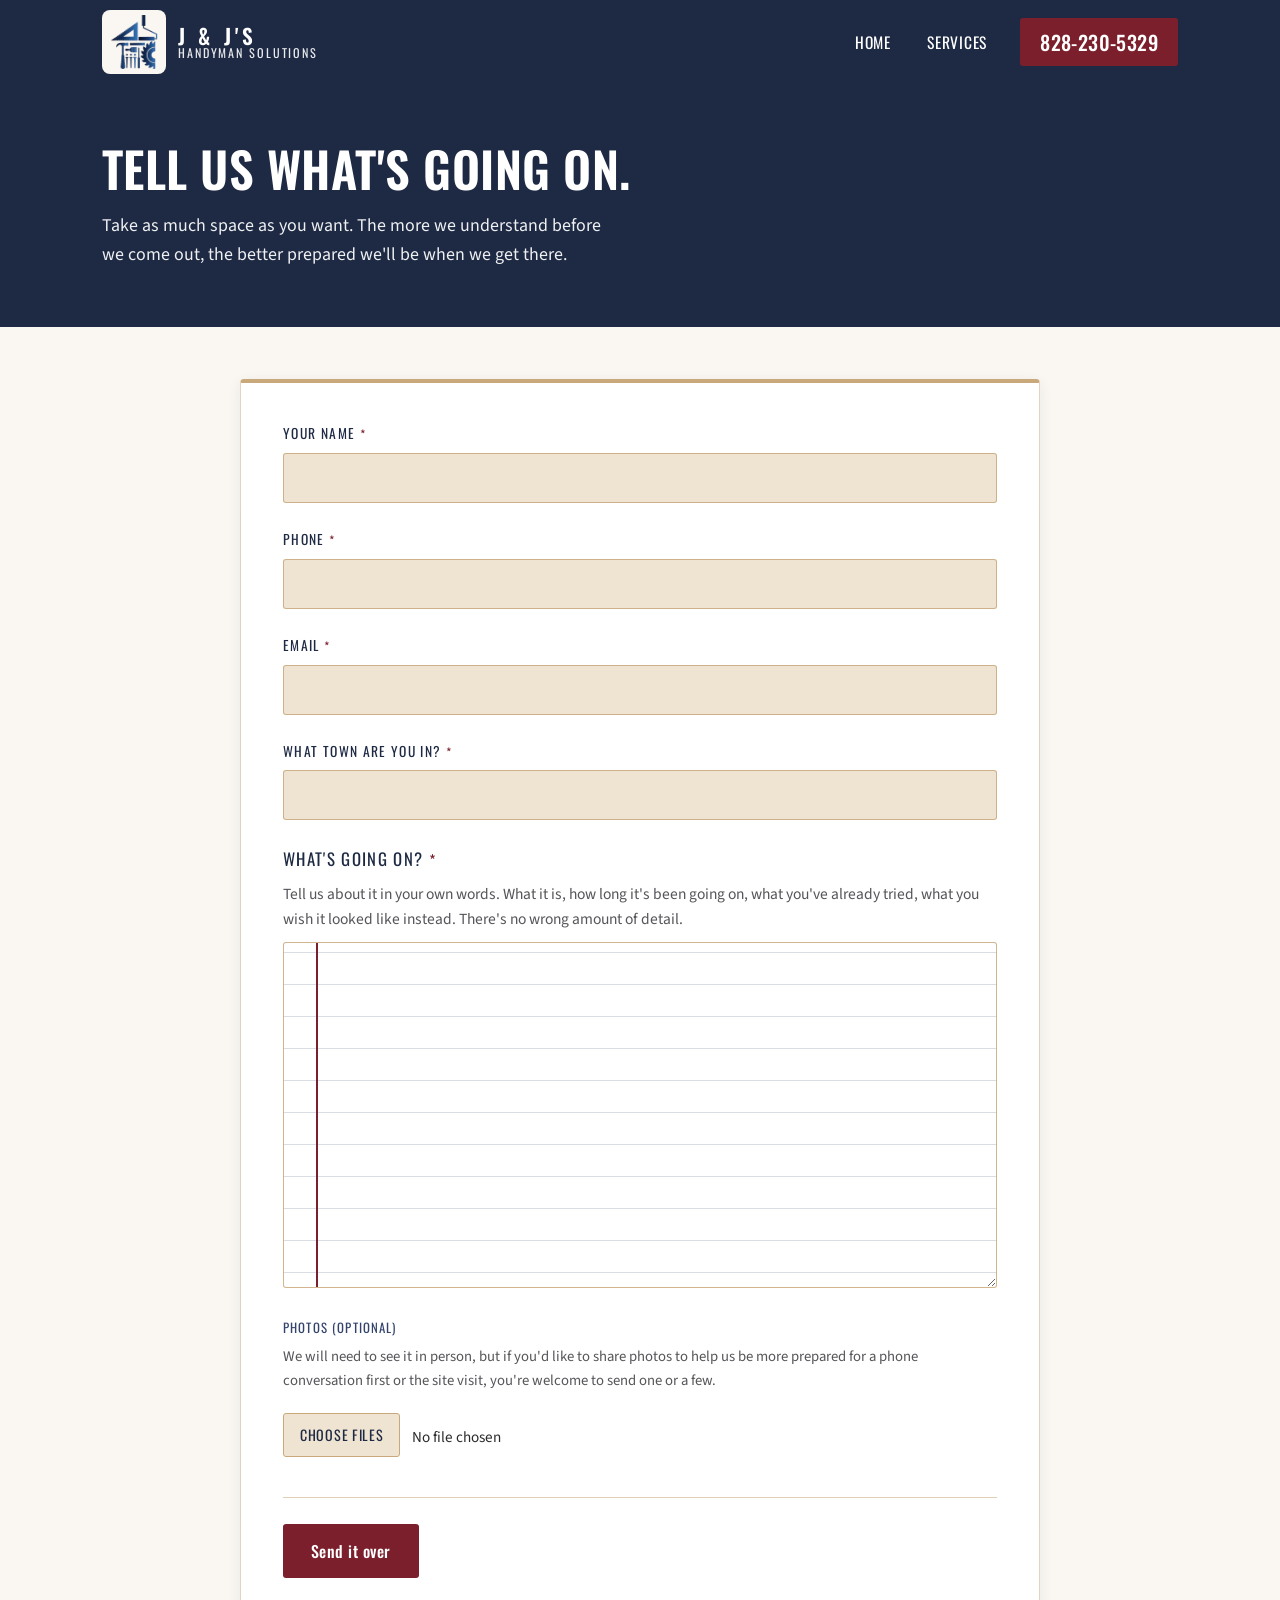
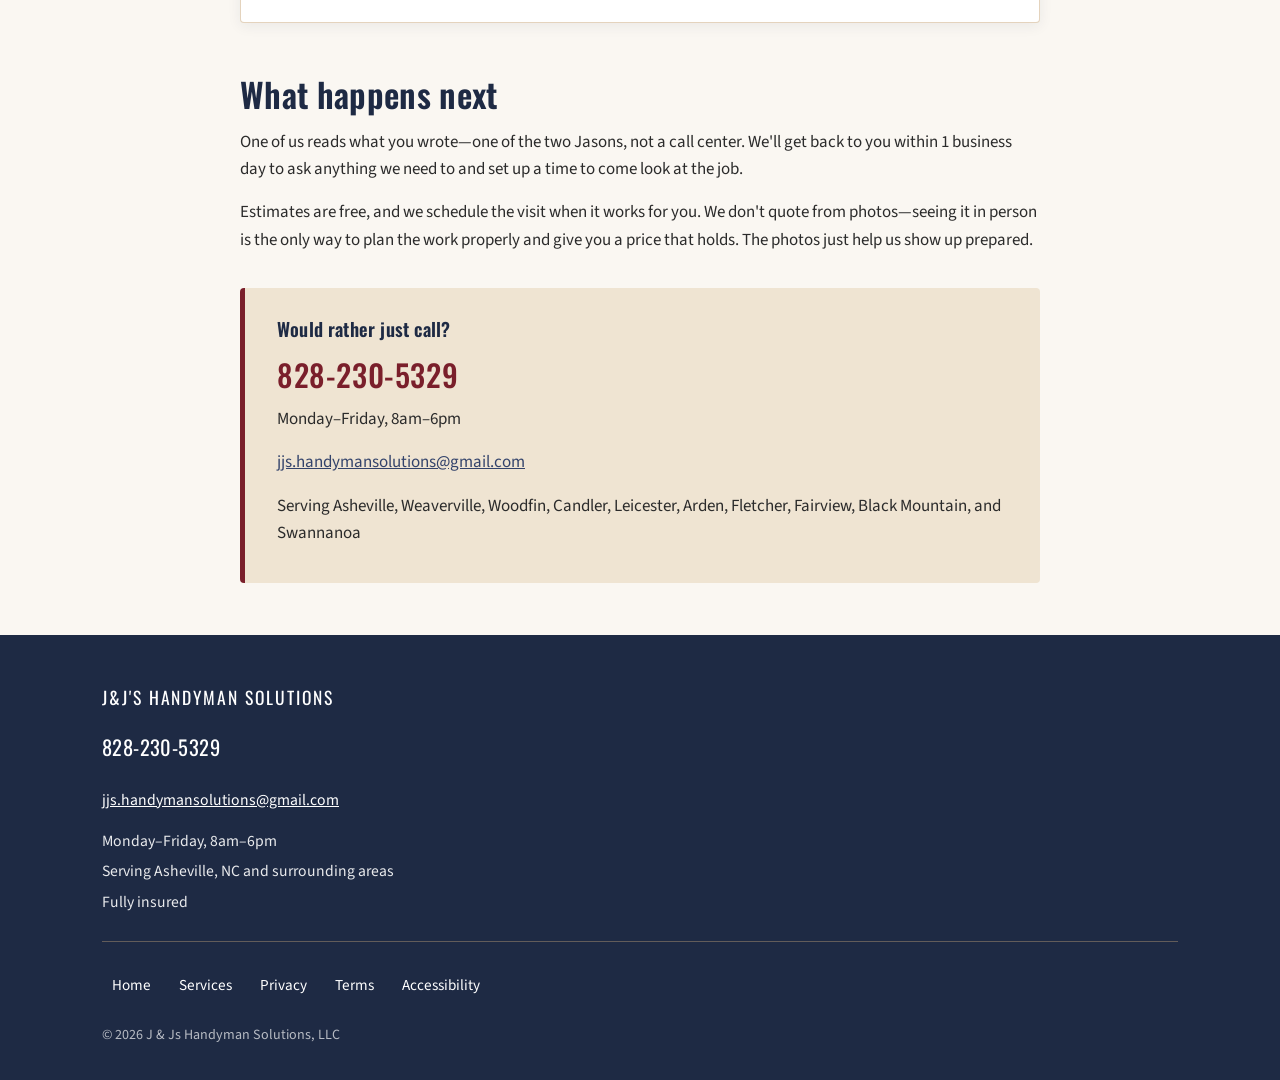
<file: contact.html>
<!doctype html>
<html lang="en">
<head>
<meta charset="utf-8">
<meta name="viewport" content="width=device-width, initial-scale=1">
<title>Tell Us What's Going On — J&amp;J's Handyman Solutions, Asheville NC</title>
<meta name="description" content="Tell J&amp;J's Handyman Solutions what's going on with your home. One of the two Jasons reads every message and gets back to you within 1 business day. Or call 828-230-5329.">
<meta name="robots" content="noindex,follow">
<link rel="canonical" href="https://jjshandymansolutions.com/contact.html">

<meta property="og:type" content="website">
<meta property="og:site_name" content="J&amp;J's Handyman Solutions">
<meta property="og:title" content="Tell Us What's Going On — J&amp;J's Handyman Solutions">
<meta property="og:description" content="Take as much space as you want. The more we understand before we come out, the better prepared we'll be when we get there.">
<meta property="og:url" content="https://jjshandymansolutions.com/contact.html">
<meta name="twitter:card" content="summary">

<link rel="preconnect" href="https://fonts.googleapis.com">
<link rel="preconnect" href="https://fonts.gstatic.com" crossorigin>
<link rel="stylesheet" href="https://fonts.googleapis.com/css2?family=Oswald:wght@400;500;600&family=Source+Sans+3:wght@400;600;700&display=swap">

<style>
:root{
  --maroon:#7A1F2B;
  --maroon-dark:#5C1620;
  --navy:#1E2A44;
  --navy-light:#33436B;
  --tan:#C9A87C;
  --tan-pale:#EFE4D2;
  --paper:#FAF7F2;
  --charcoal:#2B2B2B;
  --wrap:1120px;
}
*{box-sizing:border-box}
html{-webkit-text-size-adjust:100%}
body{
  margin:0;
  background:var(--paper);
  color:var(--charcoal);
  font-family:"Source Sans 3",system-ui,-apple-system,"Segoe UI",Arial,sans-serif;
  font-size:17px;
  line-height:1.6;
}
h1,h2,h3{font-family:Oswald,"Arial Narrow",Arial,sans-serif;font-weight:600;color:var(--navy);letter-spacing:.01em;line-height:1.15;margin:0}
h1{font-size:clamp(2rem,4.6vw,3.05rem);text-transform:uppercase}
h2{font-size:clamp(1.5rem,2.9vw,2.1rem)}
h3{font-size:1.16rem}
p{margin:0 0 1rem}
p:last-child{margin-bottom:0}
a{color:var(--navy-light)}
.wrap{max-width:var(--wrap);margin:0 auto;padding:0 22px}

a:focus-visible,button:focus-visible,input:focus-visible,textarea:focus-visible{
  outline:3px solid var(--navy);
  outline-offset:2px;
  box-shadow:0 0 0 6px rgba(255,255,255,.92);
  border-radius:2px;
}

.btn{
  display:inline-flex;align-items:center;justify-content:center;
  min-height:48px;padding:13px 26px;
  font-family:Oswald,Arial,sans-serif;font-size:1rem;font-weight:500;
  letter-spacing:.03em;text-decoration:none;border:2px solid transparent;
  border-radius:3px;cursor:pointer;transition:background .15s,color .15s,border-color .15s;
}
.btn-primary{background:var(--maroon);color:#fff}
.btn-primary:hover{background:var(--maroon-dark)}

/* ---------- header ---------- */
.site-header{position:sticky;top:0;z-index:60;background:var(--navy)}
.nav-inner{max-width:var(--wrap);margin:0 auto;padding:10px 22px;display:flex;align-items:center;gap:18px}
.wordmark{display:flex;align-items:center;gap:12px;text-decoration:none;color:#fff;flex:0 0 auto}
.wm-slot{width:64px;height:64px;flex:0 0 64px;display:block;object-fit:contain;background:var(--paper);border-radius:8px;padding:5px}
.wm-text{display:flex;flex-direction:column;justify-content:center;line-height:1.05}
.wm1{font-family:Oswald,Arial,sans-serif;font-weight:600;text-transform:uppercase;letter-spacing:.2em;font-size:1.32rem}
.wm2{font-family:Oswald,Arial,sans-serif;font-weight:400;text-transform:uppercase;letter-spacing:.155em;font-size:.76rem;color:rgba(255,255,255,.9)}
.nav-links{margin-left:auto;display:flex;align-items:center;gap:6px}
.nav-links a{
  display:inline-flex;align-items:center;min-height:48px;padding:0 15px;
  color:#fff;text-decoration:none;font-family:Oswald,Arial,sans-serif;
  font-size:.97rem;letter-spacing:.05em;text-transform:uppercase;border-radius:3px;
}
.nav-links a:hover{background:rgba(255,255,255,.12)}
.nav-links a[aria-current="page"]{box-shadow:inset 0 -3px 0 var(--tan)}
.nav-phone{
  flex:0 0 auto;display:inline-flex;align-items:center;min-height:48px;padding:0 20px;
  background:var(--maroon);color:#fff;text-decoration:none;border-radius:3px;
  font-family:Oswald,Arial,sans-serif;font-size:1.25rem;font-weight:500;letter-spacing:.02em;
}
.nav-phone:hover{background:var(--maroon-dark)}
.nav-toggle{display:none}

/* ---------- page head ---------- */
.page-head{background:var(--navy);color:#fff;padding:56px 0 58px}
.page-head h1{color:#fff;margin-bottom:16px}
.page-head p{color:rgba(255,255,255,.93);font-size:1.12rem;max-width:58ch}

/* ---------- form card (stays clean warm white — no ruling) ---------- */
.section{padding:52px 0}
.form-card{
  background:#fff;border:1px solid rgba(201,168,124,.5);border-top:4px solid var(--tan);
  border-radius:4px;padding:40px 42px 44px;box-shadow:0 3px 14px rgba(30,42,68,.07);
  max-width:800px;margin:0 auto;
}
.field{margin-bottom:26px}
.field label{
  display:block;font-family:Oswald,Arial,sans-serif;text-transform:uppercase;
  letter-spacing:.1em;font-size:.85rem;color:var(--navy);margin-bottom:7px;
}
.req{color:var(--maroon);font-family:"Source Sans 3",Arial,sans-serif;letter-spacing:0}
.helper{font-size:.97rem;color:#55555a;margin:0 0 10px}
.input{
  width:100%;min-height:50px;padding:12px 14px;
  font-family:inherit;font-size:1.03rem;color:var(--charcoal);
  background:var(--tan-pale);border:1px solid rgba(201,168,124,.85);border-radius:3px;
}
.input:hover{border-color:var(--tan)}

/* ---------- THE OPEN FIELD — notepad motif, place 2 of 2 site-wide ---------- */
.field-open{margin-bottom:30px}
.field-open label{font-size:1.05rem;letter-spacing:.08em}
.open-field{
  width:100%;
  display:block;
  font-family:inherit;
  font-size:1.06rem;
  color:var(--charcoal);
  line-height:32px;              /* rules are spaced to this */
  padding:10px 16px 14px 50px;   /* left padding clears the margin rule */
  border:1px solid rgba(201,168,124,.85);
  border-radius:3px;
  resize:vertical;
  background-color:#fff;
  background-image:
    repeating-linear-gradient(to bottom,
      transparent 0 31px, rgba(51,67,107,.18) 31px 32px),
    linear-gradient(to right,
      transparent 0 32px, var(--maroon) 32px 34px, transparent 34px);
  /* layer 1 starts at the content box so typed lines land on the rules */
  background-origin:content-box,padding-box;
  background-repeat:repeat,no-repeat;
  background-clip:border-box,border-box;
}
.open-field:hover{border-color:var(--tan)}

/* ---------- photos (optional) — deliberately small ---------- */
.field-photos{margin-bottom:8px}
.field-photos label{font-size:.8rem;letter-spacing:.09em;color:var(--navy-light)}
.field-photos .helper{font-size:.92rem}
.file-input{
  font-family:inherit;font-size:.95rem;color:var(--charcoal);
  padding:10px 0;min-height:48px;
}
.file-input::file-selector-button{
  min-height:44px;padding:0 16px;margin-right:12px;
  font-family:Oswald,Arial,sans-serif;font-size:.88rem;letter-spacing:.05em;
  text-transform:uppercase;color:var(--navy);cursor:pointer;
  background:var(--tan-pale);border:1px solid var(--tan);border-radius:3px;
}
.file-input::file-selector-button:hover{background:var(--tan);color:#fff}

/* honeypot — visually hidden, not display:none (bots skip display:none) */
.hp{position:absolute;left:-9999px;top:auto;width:1px;height:1px;overflow:hidden}

.cf-turnstile{margin-top:24px}
.form-actions{margin-top:30px;padding-top:26px;border-top:1px solid rgba(201,168,124,.55)}
.form-note{
  margin-top:16px;padding:14px 16px;border-radius:3px;font-size:1rem;
  border-left:4px solid var(--maroon);background:var(--tan-pale);display:none;
}
.form-note.show{display:block}
.form-note a{color:var(--maroon);font-weight:600}

/* ---------- what happens next / call block ---------- */
.next{max-width:800px;margin:0 auto}
.next h2{margin-bottom:16px}
.next p{font-size:1.06rem}
.callblock{
  max-width:800px;margin:34px auto 0;background:var(--tan-pale);
  border-radius:4px;padding:30px 32px;border-left:5px solid var(--maroon);
}
.callblock h3{margin-bottom:12px}
.callblock .bigphone{
  display:inline-flex;align-items:center;min-height:48px;
  font-family:Oswald,Arial,sans-serif;font-size:1.9rem;font-weight:500;
  color:var(--maroon);text-decoration:none;letter-spacing:.02em;
}
.callblock .bigphone:hover{text-decoration:underline}
.callblock p{margin:6px 0}
.callblock p a{display:inline-flex;align-items:center;min-height:48px}

/* ---------- footer ---------- */
.site-footer{background:var(--navy);color:rgba(255,255,255,.9);padding:48px 0 34px;font-size:.98rem}
.foot-name{font-family:Oswald,Arial,sans-serif;text-transform:uppercase;letter-spacing:.11em;color:#fff;font-size:1.1rem;margin-bottom:12px}
.site-footer a{color:#fff}
.foot-phone{display:inline-flex;align-items:center;min-height:48px;font-family:Oswald,Arial,sans-serif;font-size:1.28rem;color:#fff;text-decoration:none;letter-spacing:.02em}
.foot-line a{display:inline-flex;align-items:center;min-height:48px}
.foot-phone:hover{text-decoration:underline}
.foot-line{margin:5px 0}
.foot-links{
  margin-top:26px;padding-top:20px;border-top:1px solid rgba(201,168,124,.4);
  display:flex;flex-wrap:wrap;gap:4px 8px;align-items:center;
}
.foot-links a{display:inline-flex;align-items:center;min-height:48px;padding:0 10px;text-decoration:none;font-size:.95rem;border-radius:3px}
.foot-links a:hover{text-decoration:underline}
.foot-copy{margin-top:14px;font-size:.88rem;color:rgba(255,255,255,.68)}

.call-bar{display:none}

@media (max-width:960px){
  .form-card{padding:30px 22px 34px}
  .callblock{padding:24px 22px}
}
@media (max-width:820px){
  .nav-toggle{
    display:inline-flex;align-items:center;justify-content:center;
    margin-left:auto;min-width:48px;min-height:48px;padding:0 12px;
    background:transparent;border:2px solid rgba(255,255,255,.55);border-radius:3px;
    color:#fff;font-family:Oswald,Arial,sans-serif;font-size:.9rem;letter-spacing:.08em;
    text-transform:uppercase;cursor:pointer;
  }
  .nav-links{display:none;order:3;flex-basis:100%;margin-left:0;flex-direction:column;align-items:stretch;gap:2px;padding-bottom:10px}
  .nav-links.open{display:flex}
  .nav-links a{min-height:52px;padding:0 12px;font-size:1.05rem}
  .nav-phone{font-size:1.08rem;padding:0 14px}
  .wm-slot{width:48px;height:48px;flex-basis:48px}
  .wm1{font-size:1.1rem;letter-spacing:.16em}
  .wm2{font-size:.66rem}
  .call-bar{
    display:flex;align-items:center;justify-content:center;
    position:fixed;left:0;right:0;bottom:0;z-index:70;
    min-height:56px;background:var(--maroon);color:#fff;text-decoration:none;
    font-family:Oswald,Arial,sans-serif;font-size:1.22rem;letter-spacing:.04em;
    box-shadow:0 -2px 12px rgba(0,0,0,.28);
  }
  /* extra clearance so the sticky call bar never covers the submit button */
  body{padding-bottom:96px}
}
@media (max-width:560px){
  .page-head{padding:40px 0 44px}
  .section{padding:36px 0}
  .open-field{padding-left:44px}
}
</style>
</head>
<body>

<a class="btn" href="#main" style="position:absolute;left:-9999px;top:0;background:#fff;color:var(--navy);z-index:100" onfocus="this.style.left='8px';this.style.top='8px'" onblur="this.style.left='-9999px'">Skip to content</a>

<header class="site-header">
  <div class="nav-inner">
    <a class="wordmark" href="index.html" aria-label="J&amp;J's Handyman Solutions — home">
      <img class="wm-slot" src="logo.png" alt="" width="64" height="64" decoding="async">
      <span class="wm-text">
        <span class="wm1">J &amp; J's</span>
        <span class="wm2">Handyman Solutions</span>
      </span>
    </a>
    <button class="nav-toggle" id="navToggle" aria-expanded="false" aria-controls="navLinks">Menu</button>
    <nav class="nav-links" id="navLinks" aria-label="Main">
      <a href="index.html">Home</a>
      <a href="services.html">Services</a>
    </nav>
    <a class="nav-phone" href="tel:+18282305329">828-230-5329</a>
  </div>
</header>

<main id="main">

  <section class="page-head">
    <div class="wrap">
      <h1>Tell us what's going on.</h1>
      <p>Take as much space as you want. The more we understand before we come out, the better prepared we'll be when we get there.</p>
    </div>
  </section>

  <section class="section">
    <div class="wrap">
      <form class="form-card" id="inquiryForm" novalidate>

        <div class="field">
          <label for="name">Your name <span class="req" aria-hidden="true">*</span></label>
          <input class="input" type="text" id="name" name="name" autocomplete="name" required>
        </div>

        <div class="field">
          <label for="phone">Phone <span class="req" aria-hidden="true">*</span></label>
          <input class="input" type="tel" id="phone" name="phone" autocomplete="tel" required>
        </div>

        <div class="field">
          <label for="email">Email <span class="req" aria-hidden="true">*</span></label>
          <input class="input" type="email" id="email" name="email" autocomplete="email" required>
        </div>

        <div class="field">
          <label for="town">What town are you in? <span class="req" aria-hidden="true">*</span></label>
          <input class="input" type="text" id="town" name="town" autocomplete="address-level2" required>
        </div>

        <div class="field field-open">
          <label for="message">What's going on? <span class="req" aria-hidden="true">*</span></label>
          <p class="helper" id="messageHelp">Tell us about it in your own words. What it is, how long it's been going on, what you've already tried, what you wish it looked like instead. There's no wrong amount of detail.</p>
          <textarea class="open-field" id="message" name="message" rows="10" aria-describedby="messageHelp" required></textarea>
        </div>

        <div class="field field-photos">
          <label for="photos">Photos (optional)</label>
          <p class="helper" id="photoHelp">We will need to see it in person, but if you'd like to share photos to help us be more prepared for a phone conversation first or the site visit, you're welcome to send one or a few.</p>
          <input class="file-input" type="file" id="photos" name="photos" accept="image/*" multiple aria-describedby="photoHelp">
        </div>

        <!-- honeypot: never shown to people, never focusable in the tab order -->
        <div class="hp" aria-hidden="true">
          <label for="company">Company (leave this blank)</label>
          <input type="text" id="company" name="company" tabindex="-1" autocomplete="off">
        </div>

        <div class="form-actions">
          <button class="btn btn-primary" type="submit" id="submitBtn">Send it over</button>
          <div class="form-note" id="formNote" role="status" aria-live="polite"></div>
        </div>

      </form>
    </div>
  </section>

  <section class="section" style="padding-top:0">
    <div class="wrap">
      <div class="next">
        <h2>What happens next</h2>
        <p>One of us reads what you wrote—one of the two Jasons, not a call center. We'll get back to you within 1 business day to ask anything we need to and set up a time to come look at the job.</p>
        <p>Estimates are free, and we schedule the visit when it works for you. We don't quote from photos—seeing it in person is the only way to plan the work properly and give you a price that holds. The photos just help us show up prepared.</p>
      </div>

      <div class="callblock">
        <h3>Would rather just call?</h3>
        <p><a class="bigphone" href="tel:+18282305329">828-230-5329</a></p>
        <p>Monday–Friday, 8am–6pm</p>
        <p><a href="mailto:jjs.handymansolutions@gmail.com">jjs.handymansolutions@gmail.com</a></p>
        <p>Serving Asheville, Weaverville, Woodfin, Candler, Leicester, Arden, Fletcher, Fairview, Black Mountain, and Swannanoa</p>
      </div>
    </div>
  </section>

</main>

<footer class="site-footer">
  <div class="wrap">
    <p class="foot-name">J&amp;J's Handyman Solutions</p>
    <p class="foot-line"><a class="foot-phone" href="tel:+18282305329">828-230-5329</a></p>
    <p class="foot-line"><a href="mailto:jjs.handymansolutions@gmail.com">jjs.handymansolutions@gmail.com</a></p>
    <p class="foot-line">Monday–Friday, 8am–6pm</p>
    <p class="foot-line">Serving Asheville, NC and surrounding areas</p>
    <p class="foot-line">Fully insured</p>
    <nav class="foot-links" aria-label="Footer">
      <a href="index.html">Home</a>
      <a href="services.html">Services</a>
      <a href="privacy.html">Privacy</a>
      <a href="terms.html">Terms</a>
      <a href="accessibility.html">Accessibility</a>
    </nav>
    <p class="foot-copy">&copy; <span id="yr"></span> J &amp; Js Handyman Solutions, LLC</p>
  </div>
</footer>

<a class="call-bar" href="tel:+18282305329">Call 828-230-5329</a>

<script>
/* ============================================================
   FORM SETTINGS — the site admin fills these in.
   FORM_ENDPOINT: the Google Apps Script web app link ending in
   /exec (see docs/contact-form/). While it reads "REPLACE_ME" the
   form will NOT send, and it tells the visitor to call or email
   instead of silently swallowing their message.
   TURNSTILE_SITE_KEY: Cloudflare Turnstile site key (public).
   Leave "" to run without Turnstile. Add it at the same time as
   the TURNSTILE_SECRET goes into the script's settings.
   ============================================================ */
const FORM_ENDPOINT = "REPLACE_ME";
const TURNSTILE_SITE_KEY = "";

document.getElementById('yr').textContent = new Date().getFullYear();

(function(){
  var t = document.getElementById('navToggle'), n = document.getElementById('navLinks');
  t.addEventListener('click', function(){
    var open = n.classList.toggle('open');
    t.setAttribute('aria-expanded', open ? 'true' : 'false');
  });
})();

(function(){
  var form   = document.getElementById('inquiryForm');
  var note   = document.getElementById('formNote');
  var btn    = document.getElementById('submitBtn');
  var loaded = Date.now();

  var CALL_OR_EMAIL = 'Please call <a href="tel:+18282305329">828-230-5329</a> or email ' +
      '<a href="mailto:jjs.handymansolutions@gmail.com">jjs.handymansolutions@gmail.com</a>.';
  var MAX_PHOTOS = 5;
  var PHOTO_MAX_SIDE = 1600;

  function say(html){ note.innerHTML = html; note.classList.add('show'); }

  // --- spam check 3 (optional): Cloudflare Turnstile ---
  if (TURNSTILE_SITE_KEY){
    var widget = document.createElement('div');
    widget.className = 'cf-turnstile';
    widget.setAttribute('data-sitekey', TURNSTILE_SITE_KEY);
    form.insertBefore(widget, form.querySelector('.form-actions'));
    var api = document.createElement('script');
    api.src = 'https://challenges.cloudflare.com/turnstile/v0/api.js';
    api.async = true;
    document.head.appendChild(api);
  }

  // Shrink each photo to a JPEG no bigger than PHOTO_MAX_SIDE on its long side,
  // so a handful of phone photos fits comfortably in one email.
  function shrinkPhoto(file){
    return new Promise(function(resolve){
      var url = URL.createObjectURL(file);
      var img = new Image();
      img.onload = function(){
        var scale = Math.min(1, PHOTO_MAX_SIDE / Math.max(img.naturalWidth, img.naturalHeight));
        var canvas = document.createElement('canvas');
        canvas.width = Math.round(img.naturalWidth * scale);
        canvas.height = Math.round(img.naturalHeight * scale);
        canvas.getContext('2d').drawImage(img, 0, 0, canvas.width, canvas.height);
        URL.revokeObjectURL(url);
        resolve(canvas.toDataURL('image/jpeg', 0.8));
      };
      img.onerror = function(){ URL.revokeObjectURL(url); resolve(null); };
      img.src = url;
    });
  }

  function preparePhotos(){
    var files = Array.prototype.slice.call(form.photos.files || []);
    return Promise.all(files.slice(0, MAX_PHOTOS).map(shrinkPhoto)).then(function(photos){
      var ok = photos.filter(Boolean);
      return { photos: ok, skipped: files.length - ok.length };
    });
  }

  form.addEventListener('submit', function(e){
    e.preventDefault();
    note.classList.remove('show');

    // --- spam check 1: honeypot ---
    if (form.company.value.trim() !== '') { return; }

    // --- spam check 2: submit timing (real people take longer than 3s) ---
    if (Date.now() - loaded < 3000) { return; }

    // --- required fields ---
    var missing = [];
    [['name','your name'],['phone','a phone number'],['email','an email address'],
     ['town','your town'],['message','a note about what’s going on']].forEach(function(f){
      if (!form[f[0]].value.trim()) missing.push(f[1]);
    });
    if (missing.length){
      say('Could you add ' + missing.join(', ') + '? Then send it again.');
      form[ ['name','phone','email','town','message'].find(function(k){ return !form[k].value.trim(); }) ].focus();
      return;
    }

    // --- endpoint not configured yet ---
    if (FORM_ENDPOINT === 'REPLACE_ME'){
      say('<strong>This form isn’t connected yet.</strong> So your message doesn’t get lost, ' + CALL_OR_EMAIL);
      return;
    }

    // --- Turnstile still checking ---
    var token = form.querySelector('[name="cf-turnstile-response"]');
    if (TURNSTILE_SITE_KEY && (!token || !token.value)){
      say('One moment — we’re checking you’re not a robot. Give it a few seconds, then press Send again.');
      return;
    }

    btn.disabled = true;
    btn.textContent = 'Sending…';

    preparePhotos()
      .then(function(result){
        // Sent as a URL-encoded body so Google Apps Script can read it (it can't
        // read multipart uploads); photos travel as data: URLs in photo_1, photo_2, ...
        var body = new URLSearchParams();
        new FormData(form).forEach(function(value, key){
          if (typeof value === 'string') body.append(key, value);
        });
        result.photos.forEach(function(photo, i){ body.append('photo_' + (i + 1), photo); });
        if (result.skipped) body.append('photos_not_attached', result.skipped + ' photo(s) couldn’t be attached — ask them to text or email it');
        return fetch(FORM_ENDPOINT, { method:'POST', body: body });
      })
      .then(function(r){ return r.json(); })
      .then(function(res){
        if (!res.ok) throw new Error(res.error);
        window.location.href = 'thank-you.html';
      })
      .catch(function(){
        btn.disabled = false;
        btn.textContent = 'Send it over';
        if (window.turnstile) window.turnstile.reset();
        say('Something went wrong sending that, and we don’t want to lose what you wrote. ' + CALL_OR_EMAIL);
      });
  });
})();
</script>

</body>
</html>
</file>
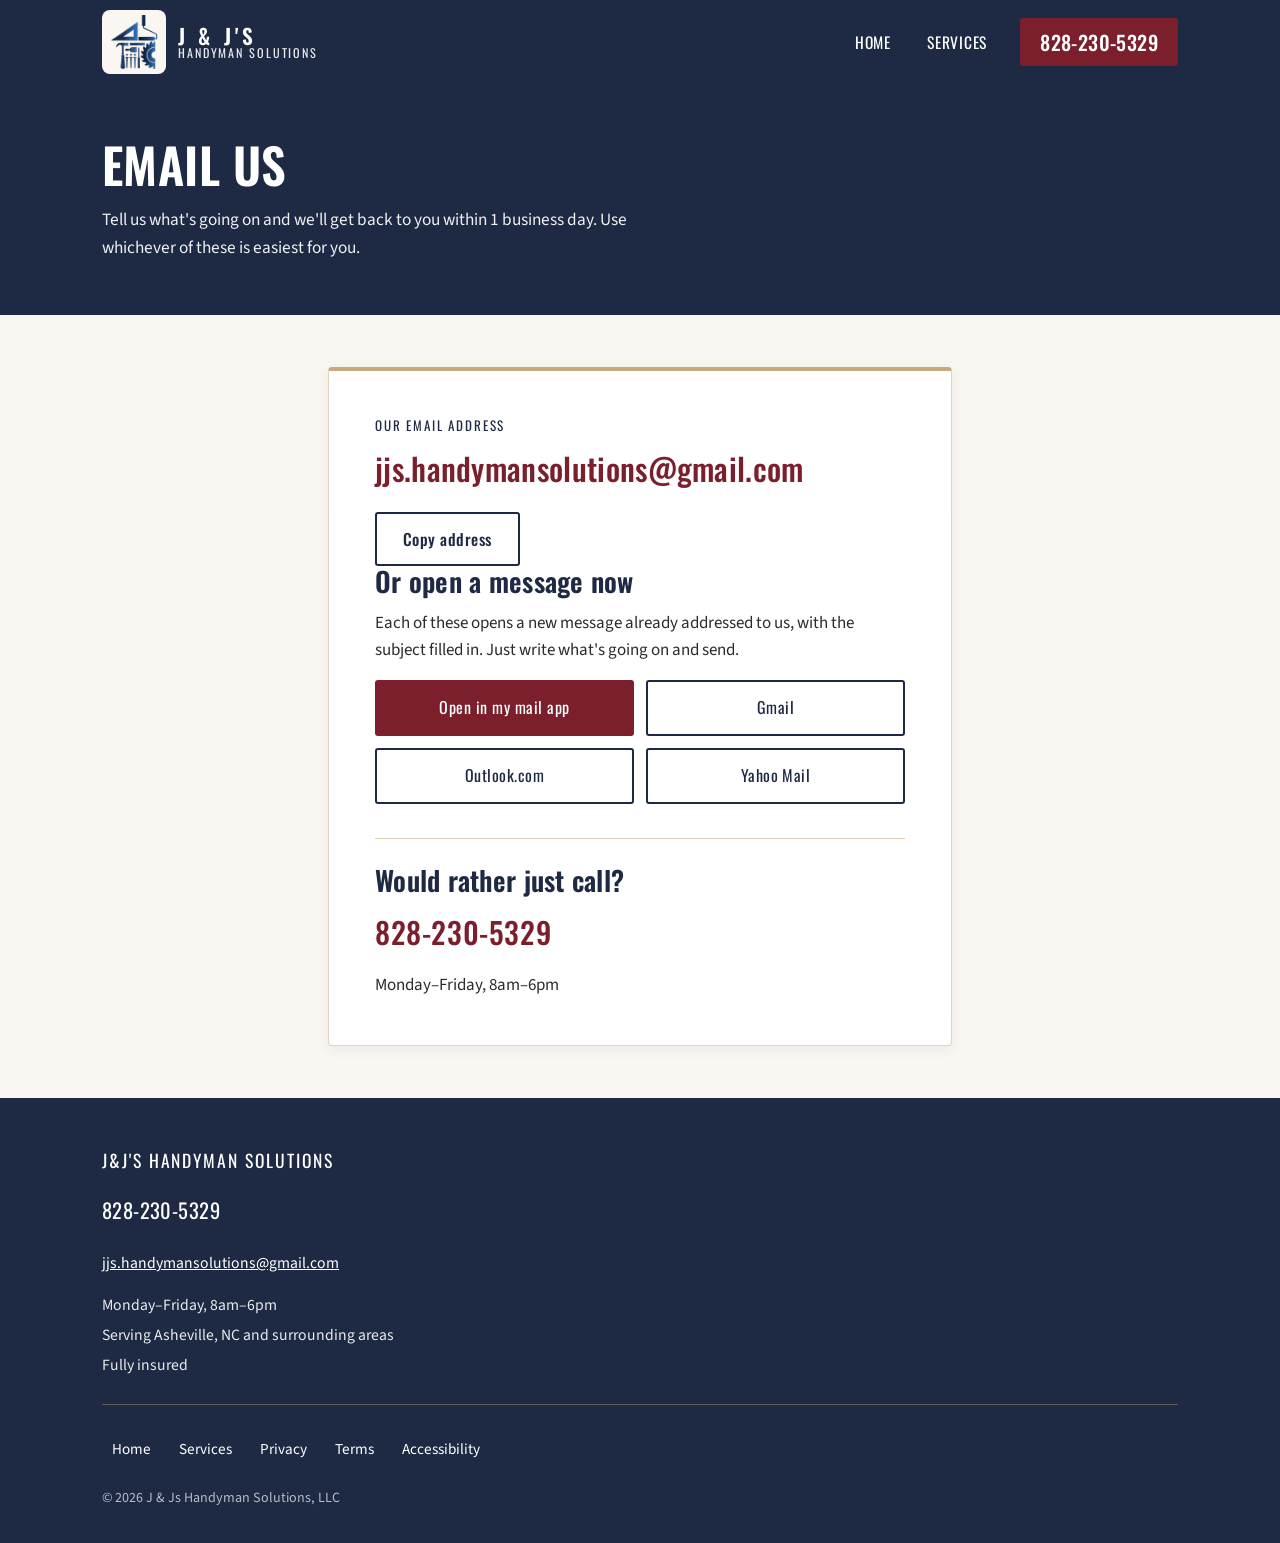
<file: email.html>
<!doctype html>
<html lang="en">
<head>
<meta charset="utf-8">
<meta name="viewport" content="width=device-width, initial-scale=1">
<title>Email Us — J&amp;J's Handyman Solutions</title>
<meta name="description" content="Email J&amp;J's Handyman Solutions in Asheville, NC. Open a pre-addressed message in your mail app, Gmail, Outlook.com or Yahoo, or copy our address.">
<meta name="robots" content="noindex,follow">
<link rel="canonical" href="https://jjshandymansolutions.com/email.html">

<meta property="og:type" content="website">
<meta property="og:site_name" content="J&amp;J's Handyman Solutions">
<meta property="og:title" content="Email Us — J&amp;J's Handyman Solutions">
<meta property="og:description" content="The terms that apply to this website and to work performed by J&J's Handyman Solutions in Asheville, NC.">
<meta property="og:url" content="https://jjshandymansolutions.com/email.html">
<meta name="twitter:card" content="summary">

<link rel="preconnect" href="https://fonts.googleapis.com">
<link rel="preconnect" href="https://fonts.gstatic.com" crossorigin>
<link rel="stylesheet" href="https://fonts.googleapis.com/css2?family=Oswald:wght@400;500;600&family=Source+Sans+3:wght@400;600;700&display=swap">

<style>
:root{
  --maroon:#7A1F2B;
  --maroon-dark:#5C1620;
  --navy:#1E2A44;
  --navy-light:#33436B;
  --tan:#C9A87C;
  --tan-pale:#EFE4D2;
  --paper:#FAF7F2;
  --charcoal:#2B2B2B;
  --wrap:1120px;
}
*{box-sizing:border-box}
html{-webkit-text-size-adjust:100%}
body{
  margin:0;background:var(--paper);color:var(--charcoal);
  font-family:"Source Sans 3",system-ui,-apple-system,"Segoe UI",Arial,sans-serif;
  font-size:17px;line-height:1.6;
  display:flex;flex-direction:column;min-height:100vh;
}
h1,h2,h3{font-family:Oswald,"Arial Narrow",Arial,sans-serif;font-weight:600;color:var(--navy);letter-spacing:.01em;line-height:1.15;margin:0}
h1{font-size:clamp(2rem,4.6vw,3.05rem);text-transform:uppercase}
h2{font-size:clamp(1.32rem,2.4vw,1.7rem);margin:36px 0 12px}
h3{font-size:1.1rem;margin:24px 0 8px}
p{margin:0 0 1rem}
p:last-child{margin-bottom:0}
ul{margin:0 0 1rem;padding-left:1.3rem}
li{margin:.4rem 0}
a{color:var(--navy-light)}
.wrap{max-width:var(--wrap);margin:0 auto;padding:0 22px;width:100%}

a:focus-visible,button:focus-visible{
  outline:3px solid var(--navy);outline-offset:2px;
  box-shadow:0 0 0 6px rgba(255,255,255,.92);border-radius:2px;
}

.btn{
  display:inline-flex;align-items:center;justify-content:center;
  min-height:48px;padding:13px 26px;
  font-family:Oswald,Arial,sans-serif;font-size:1rem;font-weight:500;
  letter-spacing:.03em;text-decoration:none;border:2px solid transparent;border-radius:3px;
}
.btn-primary{background:var(--maroon);color:#fff}
.btn-primary:hover{background:var(--maroon-dark)}
.btn-ghost-dark{background:transparent;color:var(--navy);border-color:var(--navy)}
.btn-ghost-dark:hover{background:var(--navy);color:#fff}

/* header */
.site-header{position:sticky;top:0;z-index:60;background:var(--navy)}
.nav-inner{max-width:var(--wrap);margin:0 auto;padding:10px 22px;display:flex;align-items:center;gap:18px}
.wordmark{display:flex;align-items:center;gap:12px;text-decoration:none;color:#fff;flex:0 0 auto}
.wm-slot{width:64px;height:64px;flex:0 0 64px;display:block;object-fit:contain;background:var(--paper);border-radius:8px;padding:5px}
.wm-text{display:flex;flex-direction:column;justify-content:center;line-height:1.05}
.wm1{font-family:Oswald,Arial,sans-serif;font-weight:600;text-transform:uppercase;letter-spacing:.2em;font-size:1.32rem}
.wm2{font-family:Oswald,Arial,sans-serif;font-weight:400;text-transform:uppercase;letter-spacing:.155em;font-size:.76rem;color:rgba(255,255,255,.9)}
.nav-links{margin-left:auto;display:flex;align-items:center;gap:6px}
.nav-links a{display:inline-flex;align-items:center;min-height:48px;padding:0 15px;color:#fff;text-decoration:none;font-family:Oswald,Arial,sans-serif;font-size:.97rem;letter-spacing:.05em;text-transform:uppercase;border-radius:3px}
.nav-links a:hover{background:rgba(255,255,255,.12)}
.nav-links a[aria-current="page"]{box-shadow:inset 0 -3px 0 var(--tan)}
.nav-phone{flex:0 0 auto;display:inline-flex;align-items:center;min-height:48px;padding:0 20px;background:var(--maroon);color:#fff;text-decoration:none;border-radius:3px;font-family:Oswald,Arial,sans-serif;font-size:1.25rem;font-weight:500;letter-spacing:.02em}
.nav-phone:hover{background:var(--maroon-dark)}
.nav-toggle{display:none}

/* page head + prose */
.page-head{background:var(--navy);color:#fff;padding:52px 0 54px}
.page-head h1{color:#fff}
.page-head p{color:rgba(255,255,255,.93);font-size:1.08rem;max-width:60ch;margin-top:14px}
main{flex:1 0 auto}
.prose{
  background:#fff;border:1px solid rgba(201,168,124,.5);border-top:4px solid var(--tan);
  border-radius:4px;padding:44px 46px 46px;max-width:78ch;margin:52px auto;
  box-shadow:0 3px 14px rgba(30,42,68,.07);
}
.prose h2:first-of-type{margin-top:0}
.prose .note{
  margin-top:32px;padding:16px 18px;background:var(--tan-pale);
  border-left:4px solid var(--maroon);border-radius:3px;font-size:1rem;
}

/* centred 404 */
.mid{display:flex;align-items:center;min-height:52vh;padding:64px 0}
.mid .prose{margin:0 auto;text-align:left}
.actions{display:flex;flex-wrap:wrap;gap:14px;margin-top:28px}

/* footer */
.site-footer{flex-shrink:0;background:var(--navy);color:rgba(255,255,255,.9);padding:48px 0 34px;font-size:.98rem}
.foot-name{font-family:Oswald,Arial,sans-serif;text-transform:uppercase;letter-spacing:.11em;color:#fff;font-size:1.1rem;margin-bottom:12px}
.site-footer a{color:#fff}
.foot-phone{display:inline-flex;align-items:center;min-height:48px;font-family:Oswald,Arial,sans-serif;font-size:1.28rem;color:#fff;text-decoration:none;letter-spacing:.02em}
.foot-line a{display:inline-flex;align-items:center;min-height:48px}
.foot-phone:hover{text-decoration:underline}
.foot-line{margin:5px 0}
.foot-links{margin-top:26px;padding-top:20px;border-top:1px solid rgba(201,168,124,.4);display:flex;flex-wrap:wrap;gap:4px 8px;align-items:center}
.foot-links a{display:inline-flex;align-items:center;min-height:48px;padding:0 10px;text-decoration:none;font-size:.95rem;border-radius:3px}
.foot-links a:hover{text-decoration:underline}
.foot-copy{margin-top:14px;font-size:.88rem;color:rgba(255,255,255,.68)}

.call-bar{display:none}

@media (max-width:960px){ .prose{padding:32px 24px 34px;margin:34px auto} }
@media (max-width:820px){
  .nav-toggle{display:inline-flex;align-items:center;justify-content:center;margin-left:auto;min-width:48px;min-height:48px;padding:0 12px;background:transparent;border:2px solid rgba(255,255,255,.55);border-radius:3px;color:#fff;font-family:Oswald,Arial,sans-serif;font-size:.9rem;letter-spacing:.08em;text-transform:uppercase;cursor:pointer}
  .nav-links{display:none;order:3;flex-basis:100%;margin-left:0;flex-direction:column;align-items:stretch;gap:2px;padding-bottom:10px}
  .nav-links.open{display:flex}
  .nav-links a{min-height:52px;padding:0 12px;font-size:1.05rem}
  .nav-phone{font-size:1.08rem;padding:0 14px}
  .wm-slot{width:48px;height:48px;flex-basis:48px}
  .wm1{font-size:1.1rem;letter-spacing:.16em}
  .wm2{font-size:.66rem}
  .call-bar{display:flex;align-items:center;justify-content:center;position:fixed;left:0;right:0;bottom:0;z-index:70;min-height:56px;background:var(--maroon);color:#fff;text-decoration:none;font-family:Oswald,Arial,sans-serif;font-size:1.22rem;letter-spacing:.04em;box-shadow:0 -2px 12px rgba(0,0,0,.28)}
  body{padding-bottom:56px}
}
@media (max-width:560px){ .page-head{padding:38px 0 40px} }

/* email page */
.email-label{
  font-family:Oswald,Arial,sans-serif;text-transform:uppercase;letter-spacing:.14em;
  font-size:.82rem;color:var(--navy);margin-bottom:8px;
}
.email-big{margin:0 0 18px}
.email-big a{
  font-family:Oswald,Arial,sans-serif;font-weight:500;letter-spacing:.01em;
  font-size:clamp(1.15rem,4.4vw,1.95rem);color:var(--maroon);text-decoration:none;
  overflow-wrap:anywhere;display:inline-block;min-height:48px;
}
.email-big a:hover{text-decoration:underline}
.copy-row{display:flex;flex-wrap:wrap;align-items:center;gap:14px}
.copy-note{font-size:.98rem;color:var(--navy-light)}
.mail-options{display:grid;grid-template-columns:repeat(2,1fr);gap:12px;margin-top:6px}
.mail-opt{
  display:flex;align-items:center;justify-content:center;text-align:center;
  min-height:56px;padding:12px 18px;
  background:#fff;border:2px solid var(--navy);border-radius:3px;
  font-family:Oswald,Arial,sans-serif;font-size:1rem;letter-spacing:.03em;
  color:var(--navy);text-decoration:none;
}
.mail-opt:hover{background:var(--navy);color:#fff}
.mail-opt.primary{background:var(--maroon);border-color:var(--maroon);color:#fff}
.mail-opt.primary:hover{background:var(--maroon-dark);border-color:var(--maroon-dark)}
.email-phone{
  display:inline-flex;align-items:center;min-height:48px;
  font-family:Oswald,Arial,sans-serif;font-size:1.85rem;font-weight:500;
  color:var(--maroon);text-decoration:none;letter-spacing:.02em;
}
.email-phone:hover{text-decoration:underline}
.email-rule{margin:34px 0 0;padding-top:26px;border-top:1px solid rgba(201,168,124,.55)}
@media (max-width:560px){ .mail-options{grid-template-columns:1fr} }
</style>
</head>
<body>

<a class="btn" href="#main" style="position:absolute;left:-9999px;top:0;background:#fff;color:var(--navy);z-index:100" onfocus="this.style.left='8px';this.style.top='8px'" onblur="this.style.left='-9999px'">Skip to content</a>

<header class="site-header">
  <div class="nav-inner">
    <a class="wordmark" href="index.html" aria-label="J&amp;J's Handyman Solutions — home">
      <img class="wm-slot" src="logo.png" alt="" width="64" height="64" decoding="async">
      <span class="wm-text">
        <span class="wm1">J &amp; J's</span>
        <span class="wm2">Handyman Solutions</span>
      </span>
    </a>
    <button class="nav-toggle" id="navToggle" aria-expanded="false" aria-controls="navLinks">Menu</button>
    <nav class="nav-links" id="navLinks" aria-label="Main">
      <a href="index.html">Home</a>
      <a href="services.html">Services</a>
    </nav>
    <a class="nav-phone" href="tel:+18282305329">828-230-5329</a>
  </div>
</header>

<main id="main">

  <section class="page-head">
    <div class="wrap">
      <h1>Email us</h1>
      <p>Tell us what's going on and we'll get back to you within 1 business day. Use whichever of these is easiest for you.</p>
    </div>
  </section>

  <div class="wrap">
    <article class="prose">

      <p class="email-label">Our email address</p>
      <p class="email-big"><a href="mailto:jjs.handymansolutions@gmail.com?subject=Website%20inquiry">jjs.handymansolutions@gmail.com</a></p>
      <div class="copy-row">
        <button class="btn btn-ghost-dark" type="button" id="copyBtn">Copy address</button>
        <span class="copy-note" id="copyNote" role="status" aria-live="polite"></span>
      </div>

      <h2>Or open a message now</h2>
      <p>Each of these opens a new message already addressed to us, with the subject filled in. Just write what's going on and send.</p>
      <div class="mail-options">
        <a class="mail-opt primary" href="mailto:jjs.handymansolutions@gmail.com?subject=Website%20inquiry">Open in my mail app</a>
        <a class="mail-opt" href="https://mail.google.com/mail/?view=cm&amp;fs=1&amp;to=jjs.handymansolutions@gmail.com&amp;su=Website%20inquiry" target="_blank" rel="noopener noreferrer">Gmail</a>
        <a class="mail-opt" href="https://outlook.live.com/mail/0/deeplink/compose?to=jjs.handymansolutions@gmail.com&amp;subject=Website%20inquiry" target="_blank" rel="noopener noreferrer">Outlook.com</a>
        <a class="mail-opt" href="https://compose.mail.yahoo.com/?to=jjs.handymansolutions@gmail.com&amp;subject=Website%20inquiry" target="_blank" rel="noopener noreferrer">Yahoo Mail</a>
      </div>

      <div class="email-rule">
        <h2 style="margin-top:0">Would rather just call?</h2>
        <p><a class="email-phone" href="tel:+18282305329">828-230-5329</a></p>
        <p>Monday–Friday, 8am–6pm</p>
      </div>

    </article>
  </div>
</main>

<footer class="site-footer">
  <div class="wrap">
    <p class="foot-name">J&amp;J's Handyman Solutions</p>
    <p class="foot-line"><a class="foot-phone" href="tel:+18282305329">828-230-5329</a></p>
    <p class="foot-line"><a href="mailto:jjs.handymansolutions@gmail.com">jjs.handymansolutions@gmail.com</a></p>
    <p class="foot-line">Monday–Friday, 8am–6pm</p>
    <p class="foot-line">Serving Asheville, NC and surrounding areas</p>
    <p class="foot-line">Fully insured</p>
    <nav class="foot-links" aria-label="Footer">
      <a href="index.html">Home</a>
      <a href="services.html">Services</a>
      <a href="privacy.html">Privacy</a>
      <a href="terms.html">Terms</a>
      <a href="accessibility.html">Accessibility</a>
    </nav>
    <p class="foot-copy">&copy; <span id="yr"></span> J &amp; Js Handyman Solutions, LLC</p>
  </div>
</footer>

<a class="call-bar" href="tel:+18282305329">Call 828-230-5329</a>

<script>
document.getElementById('yr').textContent = new Date().getFullYear();
(function(){
  var t = document.getElementById('navToggle'), n = document.getElementById('navLinks');
  t.addEventListener('click', function(){
    var open = n.classList.toggle('open');
    t.setAttribute('aria-expanded', open ? 'true' : 'false');
  });
})();
</script>


<script>
(function(){
  var btn = document.getElementById('copyBtn'), note = document.getElementById('copyNote');
  var ADDR = 'jjs.handymansolutions@gmail.com';
  function done(msg){ note.textContent = msg; setTimeout(function(){ note.textContent=''; }, 4000); }
  btn.addEventListener('click', function(){
    // clipboard API needs a secure context; fall back, then tell the user plainly
    if (navigator.clipboard && window.isSecureContext){
      navigator.clipboard.writeText(ADDR).then(function(){ done('Copied.'); }, legacy);
    } else { legacy(); }
    function selectAddress(){
      // highlight the address on the page so Ctrl+C actually has something to copy
      try{
        var el = document.querySelector('.email-big a');
        var r = document.createRange(); r.selectNodeContents(el);
        var s = window.getSelection(); s.removeAllRanges(); s.addRange(r);
        return true;
      }catch(e){ return false; }
    }
    function legacy(){
      try{
        var ta = document.createElement('textarea');
        ta.value = ADDR; ta.setAttribute('readonly','');
        ta.style.position='fixed'; ta.style.left='-9999px';
        document.body.appendChild(ta); ta.select();
        var ok = document.execCommand('copy');
        document.body.removeChild(ta);
        if (ok){ done('Copied.'); return; }
      }catch(e){}
      done(selectAddress()
        ? 'Address selected—press Ctrl+C (Cmd+C on a Mac) to copy.'
        : 'Highlight the address above and press Ctrl+C to copy.');
    }
  });
})();
</script>

</body>
</html>
</file>
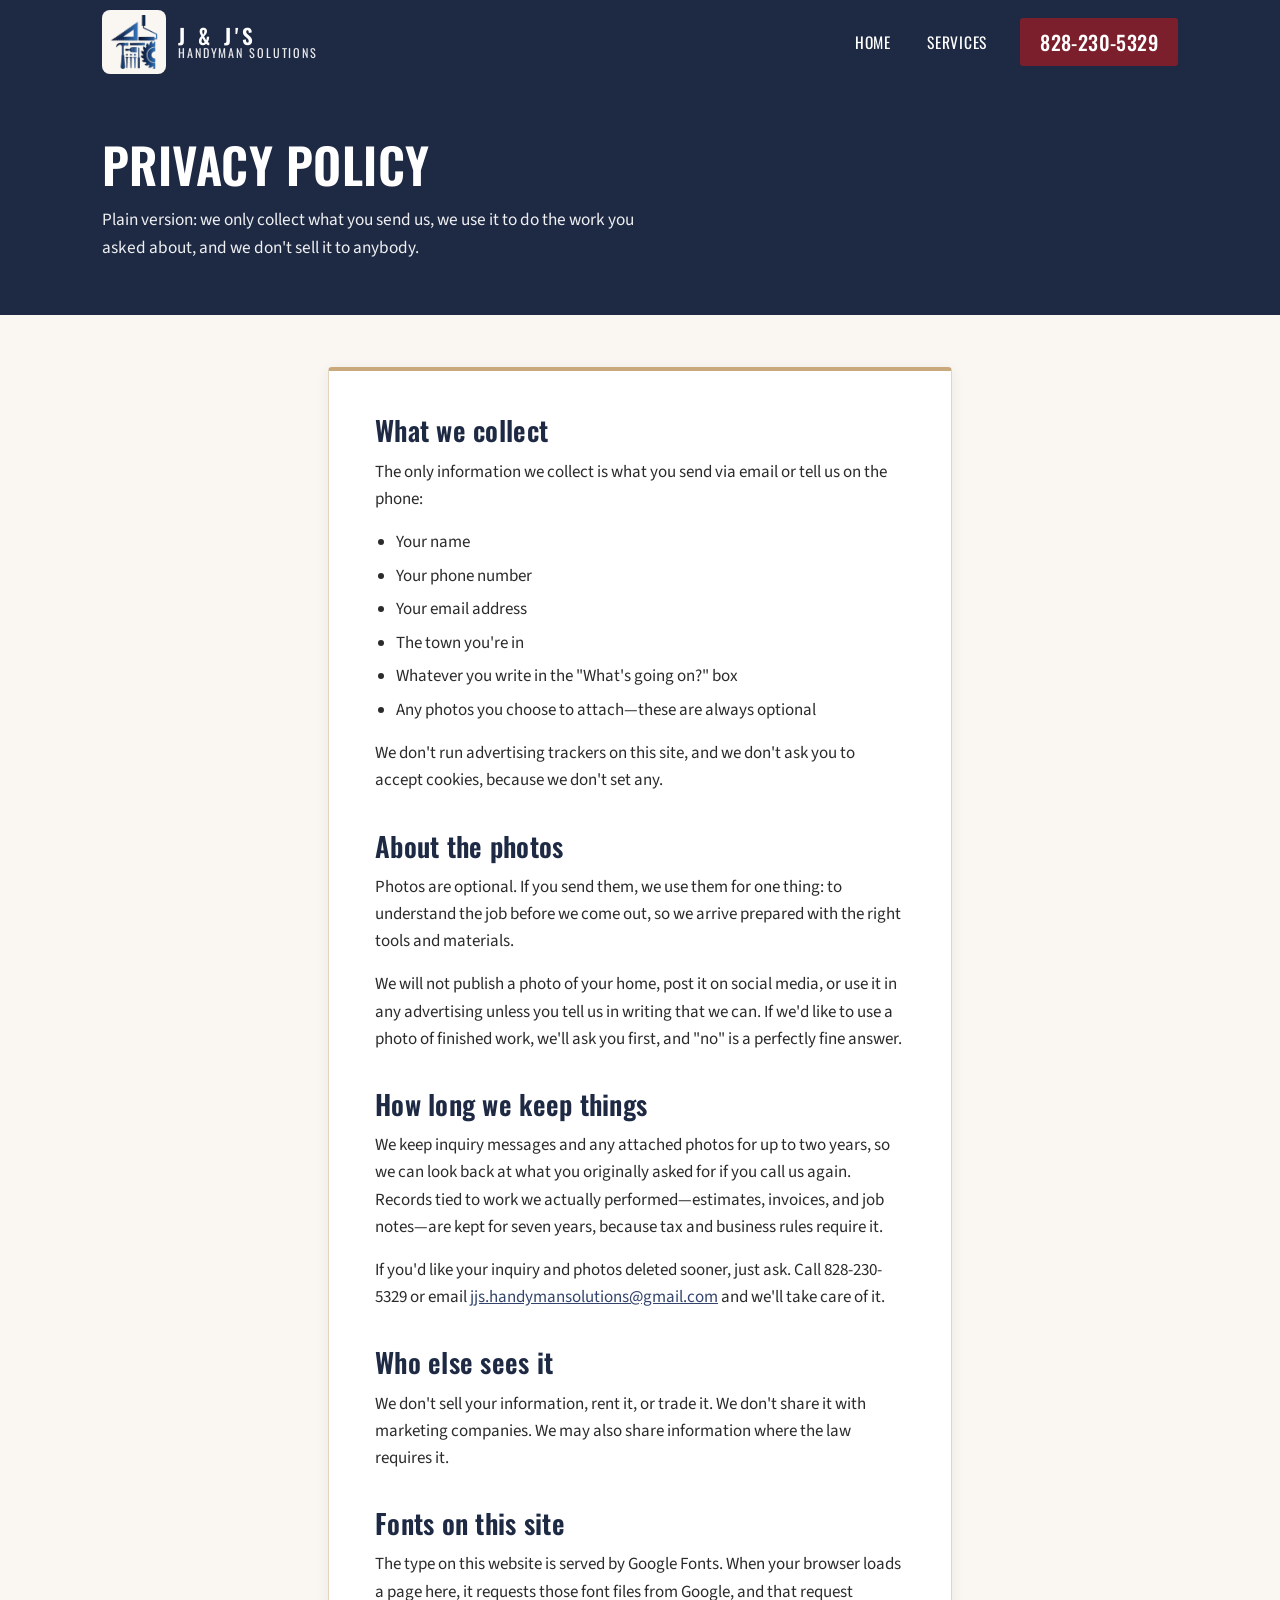
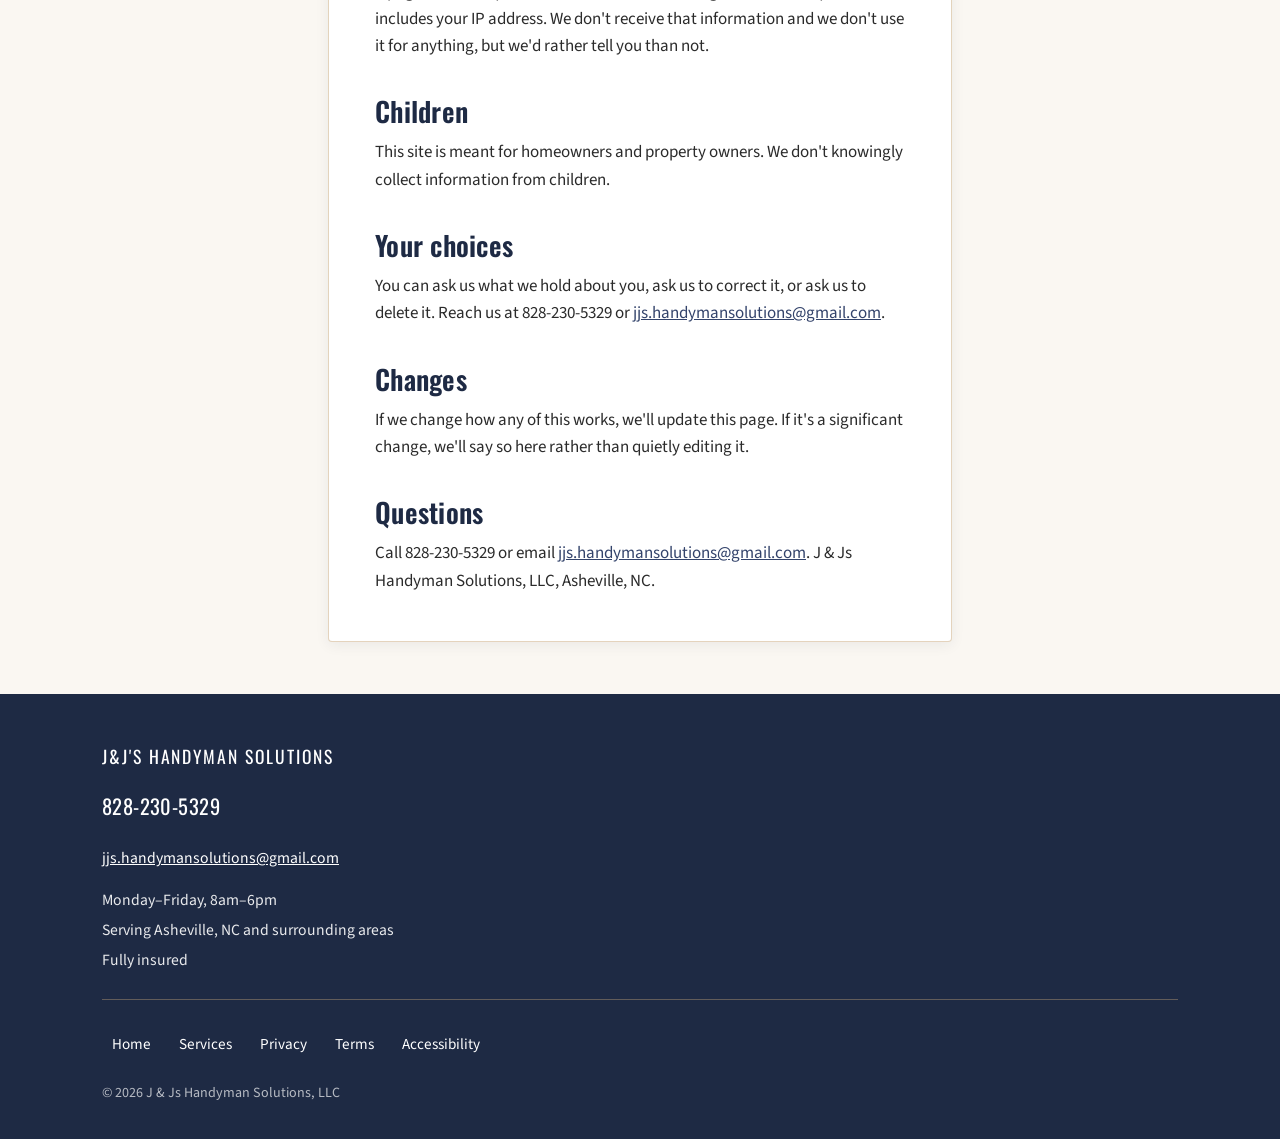
<file: privacy.html>
<!doctype html>
<html lang="en">
<head>
<meta charset="utf-8">
<meta name="viewport" content="width=device-width, initial-scale=1">
<title>Privacy Policy — J&amp;J's Handyman Solutions</title>
<meta name="description" content="How J&J's Handyman Solutions handles the information and photos you send through this website.">
<link rel="canonical" href="https://jjshandymansolutions.com/privacy.html">

<meta property="og:type" content="website">
<meta property="og:site_name" content="J&amp;J's Handyman Solutions">
<meta property="og:title" content="Privacy Policy — J&amp;J's Handyman Solutions">
<meta property="og:description" content="How J&J's Handyman Solutions handles the information and photos you send through this website.">
<meta property="og:url" content="https://jjshandymansolutions.com/privacy.html">
<meta name="twitter:card" content="summary">

<link rel="preconnect" href="https://fonts.googleapis.com">
<link rel="preconnect" href="https://fonts.gstatic.com" crossorigin>
<link rel="stylesheet" href="https://fonts.googleapis.com/css2?family=Oswald:wght@400;500;600&family=Source+Sans+3:wght@400;600;700&display=swap">

<style>
:root{
  --maroon:#7A1F2B;
  --maroon-dark:#5C1620;
  --navy:#1E2A44;
  --navy-light:#33436B;
  --tan:#C9A87C;
  --tan-pale:#EFE4D2;
  --paper:#FAF7F2;
  --charcoal:#2B2B2B;
  --wrap:1120px;
}
*{box-sizing:border-box}
html{-webkit-text-size-adjust:100%}
body{
  margin:0;background:var(--paper);color:var(--charcoal);
  font-family:"Source Sans 3",system-ui,-apple-system,"Segoe UI",Arial,sans-serif;
  font-size:17px;line-height:1.6;
  display:flex;flex-direction:column;min-height:100vh;
}
h1,h2,h3{font-family:Oswald,"Arial Narrow",Arial,sans-serif;font-weight:600;color:var(--navy);letter-spacing:.01em;line-height:1.15;margin:0}
h1{font-size:clamp(2rem,4.6vw,3.05rem);text-transform:uppercase}
h2{font-size:clamp(1.32rem,2.4vw,1.7rem);margin:36px 0 12px}
h3{font-size:1.1rem;margin:24px 0 8px}
p{margin:0 0 1rem}
p:last-child{margin-bottom:0}
ul{margin:0 0 1rem;padding-left:1.3rem}
li{margin:.4rem 0}
a{color:var(--navy-light)}
.wrap{max-width:var(--wrap);margin:0 auto;padding:0 22px;width:100%}

a:focus-visible,button:focus-visible{
  outline:3px solid var(--navy);outline-offset:2px;
  box-shadow:0 0 0 6px rgba(255,255,255,.92);border-radius:2px;
}

.btn{
  display:inline-flex;align-items:center;justify-content:center;
  min-height:48px;padding:13px 26px;
  font-family:Oswald,Arial,sans-serif;font-size:1rem;font-weight:500;
  letter-spacing:.03em;text-decoration:none;border:2px solid transparent;border-radius:3px;
}
.btn-primary{background:var(--maroon);color:#fff}
.btn-primary:hover{background:var(--maroon-dark)}
.btn-ghost-dark{background:transparent;color:var(--navy);border-color:var(--navy)}
.btn-ghost-dark:hover{background:var(--navy);color:#fff}

/* header */
.site-header{position:sticky;top:0;z-index:60;background:var(--navy)}
.nav-inner{max-width:var(--wrap);margin:0 auto;padding:10px 22px;display:flex;align-items:center;gap:18px}
.wordmark{display:flex;align-items:center;gap:12px;text-decoration:none;color:#fff;flex:0 0 auto}
.wm-slot{width:64px;height:64px;flex:0 0 64px;display:block;object-fit:contain;background:var(--paper);border-radius:8px;padding:5px}
.wm-text{display:flex;flex-direction:column;justify-content:center;line-height:1.05}
.wm1{font-family:Oswald,Arial,sans-serif;font-weight:600;text-transform:uppercase;letter-spacing:.2em;font-size:1.32rem}
.wm2{font-family:Oswald,Arial,sans-serif;font-weight:400;text-transform:uppercase;letter-spacing:.155em;font-size:.76rem;color:rgba(255,255,255,.9)}
.nav-links{margin-left:auto;display:flex;align-items:center;gap:6px}
.nav-links a{display:inline-flex;align-items:center;min-height:48px;padding:0 15px;color:#fff;text-decoration:none;font-family:Oswald,Arial,sans-serif;font-size:.97rem;letter-spacing:.05em;text-transform:uppercase;border-radius:3px}
.nav-links a:hover{background:rgba(255,255,255,.12)}
.nav-links a[aria-current="page"]{box-shadow:inset 0 -3px 0 var(--tan)}
.nav-phone{flex:0 0 auto;display:inline-flex;align-items:center;min-height:48px;padding:0 20px;background:var(--maroon);color:#fff;text-decoration:none;border-radius:3px;font-family:Oswald,Arial,sans-serif;font-size:1.25rem;font-weight:500;letter-spacing:.02em}
.nav-phone:hover{background:var(--maroon-dark)}
.nav-toggle{display:none}

/* page head + prose */
.page-head{background:var(--navy);color:#fff;padding:52px 0 54px}
.page-head h1{color:#fff}
.page-head p{color:rgba(255,255,255,.93);font-size:1.08rem;max-width:60ch;margin-top:14px}
main{flex:1 0 auto}
.prose{
  background:#fff;border:1px solid rgba(201,168,124,.5);border-top:4px solid var(--tan);
  border-radius:4px;padding:44px 46px 46px;max-width:78ch;margin:52px auto;
  box-shadow:0 3px 14px rgba(30,42,68,.07);
}
.prose h2:first-of-type{margin-top:0}
.prose .note{
  margin-top:32px;padding:16px 18px;background:var(--tan-pale);
  border-left:4px solid var(--maroon);border-radius:3px;font-size:1rem;
}

/* centred 404 */
.mid{display:flex;align-items:center;min-height:52vh;padding:64px 0}
.mid .prose{margin:0 auto;text-align:left}
.actions{display:flex;flex-wrap:wrap;gap:14px;margin-top:28px}

/* footer */
.site-footer{flex-shrink:0;background:var(--navy);color:rgba(255,255,255,.9);padding:48px 0 34px;font-size:.98rem}
.foot-name{font-family:Oswald,Arial,sans-serif;text-transform:uppercase;letter-spacing:.11em;color:#fff;font-size:1.1rem;margin-bottom:12px}
.site-footer a{color:#fff}
.foot-phone{display:inline-flex;align-items:center;min-height:48px;font-family:Oswald,Arial,sans-serif;font-size:1.28rem;color:#fff;text-decoration:none;letter-spacing:.02em}
.foot-line a{display:inline-flex;align-items:center;min-height:48px}
.foot-phone:hover{text-decoration:underline}
.foot-line{margin:5px 0}
.foot-links{margin-top:26px;padding-top:20px;border-top:1px solid rgba(201,168,124,.4);display:flex;flex-wrap:wrap;gap:4px 8px;align-items:center}
.foot-links a{display:inline-flex;align-items:center;min-height:48px;padding:0 10px;text-decoration:none;font-size:.95rem;border-radius:3px}
.foot-links a:hover{text-decoration:underline}
.foot-copy{margin-top:14px;font-size:.88rem;color:rgba(255,255,255,.68)}

.call-bar{display:none}

@media (max-width:960px){ .prose{padding:32px 24px 34px;margin:34px auto} }
@media (max-width:820px){
  .nav-toggle{display:inline-flex;align-items:center;justify-content:center;margin-left:auto;min-width:48px;min-height:48px;padding:0 12px;background:transparent;border:2px solid rgba(255,255,255,.55);border-radius:3px;color:#fff;font-family:Oswald,Arial,sans-serif;font-size:.9rem;letter-spacing:.08em;text-transform:uppercase;cursor:pointer}
  .nav-links{display:none;order:3;flex-basis:100%;margin-left:0;flex-direction:column;align-items:stretch;gap:2px;padding-bottom:10px}
  .nav-links.open{display:flex}
  .nav-links a{min-height:52px;padding:0 12px;font-size:1.05rem}
  .nav-phone{font-size:1.08rem;padding:0 14px}
  .wm-slot{width:48px;height:48px;flex-basis:48px}
  .wm1{font-size:1.1rem;letter-spacing:.16em}
  .wm2{font-size:.66rem}
  .call-bar{display:flex;align-items:center;justify-content:center;position:fixed;left:0;right:0;bottom:0;z-index:70;min-height:56px;background:var(--maroon);color:#fff;text-decoration:none;font-family:Oswald,Arial,sans-serif;font-size:1.22rem;letter-spacing:.04em;box-shadow:0 -2px 12px rgba(0,0,0,.28)}
  body{padding-bottom:56px}
}
@media (max-width:560px){ .page-head{padding:38px 0 40px} }
</style>
</head>
<body>

<a class="btn" href="#main" style="position:absolute;left:-9999px;top:0;background:#fff;color:var(--navy);z-index:100" onfocus="this.style.left='8px';this.style.top='8px'" onblur="this.style.left='-9999px'">Skip to content</a>

<header class="site-header">
  <div class="nav-inner">
    <a class="wordmark" href="index.html" aria-label="J&amp;J's Handyman Solutions — home">
      <img class="wm-slot" src="logo.png" alt="" width="64" height="64" decoding="async">
      <span class="wm-text">
        <span class="wm1">J &amp; J's</span>
        <span class="wm2">Handyman Solutions</span>
      </span>
    </a>
    <button class="nav-toggle" id="navToggle" aria-expanded="false" aria-controls="navLinks">Menu</button>
    <nav class="nav-links" id="navLinks" aria-label="Main">
      <a href="index.html">Home</a>
      <a href="services.html">Services</a>
    </nav>
    <a class="nav-phone" href="tel:+18282305329">828-230-5329</a>
  </div>
</header>

<main id="main">

  <section class="page-head">
    <div class="wrap">
      <h1>Privacy policy</h1>
      <p>Plain version: we only collect what you send us, we use it to do the work you asked about, and we don't sell it to anybody.</p>
    </div>
  </section>

  <div class="wrap">
    <article class="prose">

      <h2>What we collect</h2>
      <p>The only information we collect is what you send via email or tell us on the phone:</p>
      <ul>
        <li>Your name</li>
        <li>Your phone number</li>
        <li>Your email address</li>
        <li>The town you're in</li>
        <li>Whatever you write in the "What's going on?" box</li>
        <li>Any photos you choose to attach—these are always optional</li>
      </ul>
      <p>We don't run advertising trackers on this site, and we don't ask you to accept cookies, because we don't set any.</p>

      <h2>About the photos</h2>
      <p>Photos are optional. If you send them, we use them for one thing: to understand the job before we come out, so we arrive prepared with the right tools and materials.</p>
      <p>We will not publish a photo of your home, post it on social media, or use it in any advertising unless you tell us in writing that we can. If we'd like to use a photo of finished work, we'll ask you first, and "no" is a perfectly fine answer.</p>

      <h2>How long we keep things</h2>
      <p>We keep inquiry messages and any attached photos for up to two years, so we can look back at what you originally asked for if you call us again. Records tied to work we actually performed—estimates, invoices, and job notes—are kept for seven years, because tax and business rules require it.</p>
      <p>If you'd like your inquiry and photos deleted sooner, just ask. Call 828-230-5329 or email <a href="mailto:jjs.handymansolutions@gmail.com">jjs.handymansolutions@gmail.com</a> and we'll take care of it.</p>

      <h2>Who else sees it</h2>
      <p>We don't sell your information, rent it, or trade it. We don't share it with marketing companies. We may also share information where the law requires it.</p>

      <h2>Fonts on this site</h2>
      <p>The type on this website is served by Google Fonts. When your browser loads a page here, it requests those font files from Google, and that request includes your IP address. We don't receive that information and we don't use it for anything, but we'd rather tell you than not.</p>

      <h2>Children</h2>
      <p>This site is meant for homeowners and property owners. We don't knowingly collect information from children.</p>

      <h2>Your choices</h2>
      <p>You can ask us what we hold about you, ask us to correct it, or ask us to delete it. Reach us at 828-230-5329 or <a href="mailto:jjs.handymansolutions@gmail.com">jjs.handymansolutions@gmail.com</a>.</p>

      <h2>Changes</h2>
      <p>If we change how any of this works, we'll update this page. If it's a significant change, we'll say so here rather than quietly editing it.</p>

      <h2>Questions</h2>
      <p>Call 828-230-5329 or email <a href="mailto:jjs.handymansolutions@gmail.com">jjs.handymansolutions@gmail.com</a>. J &amp; Js Handyman Solutions, LLC, Asheville, NC.</p>

    </article>
  </div>
</main>

<footer class="site-footer">
  <div class="wrap">
    <p class="foot-name">J&amp;J's Handyman Solutions</p>
    <p class="foot-line"><a class="foot-phone" href="tel:+18282305329">828-230-5329</a></p>
    <p class="foot-line"><a href="mailto:jjs.handymansolutions@gmail.com">jjs.handymansolutions@gmail.com</a></p>
    <p class="foot-line">Monday–Friday, 8am–6pm</p>
    <p class="foot-line">Serving Asheville, NC and surrounding areas</p>
    <p class="foot-line">Fully insured</p>
    <nav class="foot-links" aria-label="Footer">
      <a href="index.html">Home</a>
      <a href="services.html">Services</a>
      <a href="privacy.html">Privacy</a>
      <a href="terms.html">Terms</a>
      <a href="accessibility.html">Accessibility</a>
    </nav>
    <p class="foot-copy">&copy; <span id="yr"></span> J &amp; Js Handyman Solutions, LLC</p>
  </div>
</footer>

<a class="call-bar" href="tel:+18282305329">Call 828-230-5329</a>

<script>
document.getElementById('yr').textContent = new Date().getFullYear();
(function(){
  var t = document.getElementById('navToggle'), n = document.getElementById('navLinks');
  t.addEventListener('click', function(){
    var open = n.classList.toggle('open');
    t.setAttribute('aria-expanded', open ? 'true' : 'false');
  });
})();
</script>

</body>
</html>
</file>
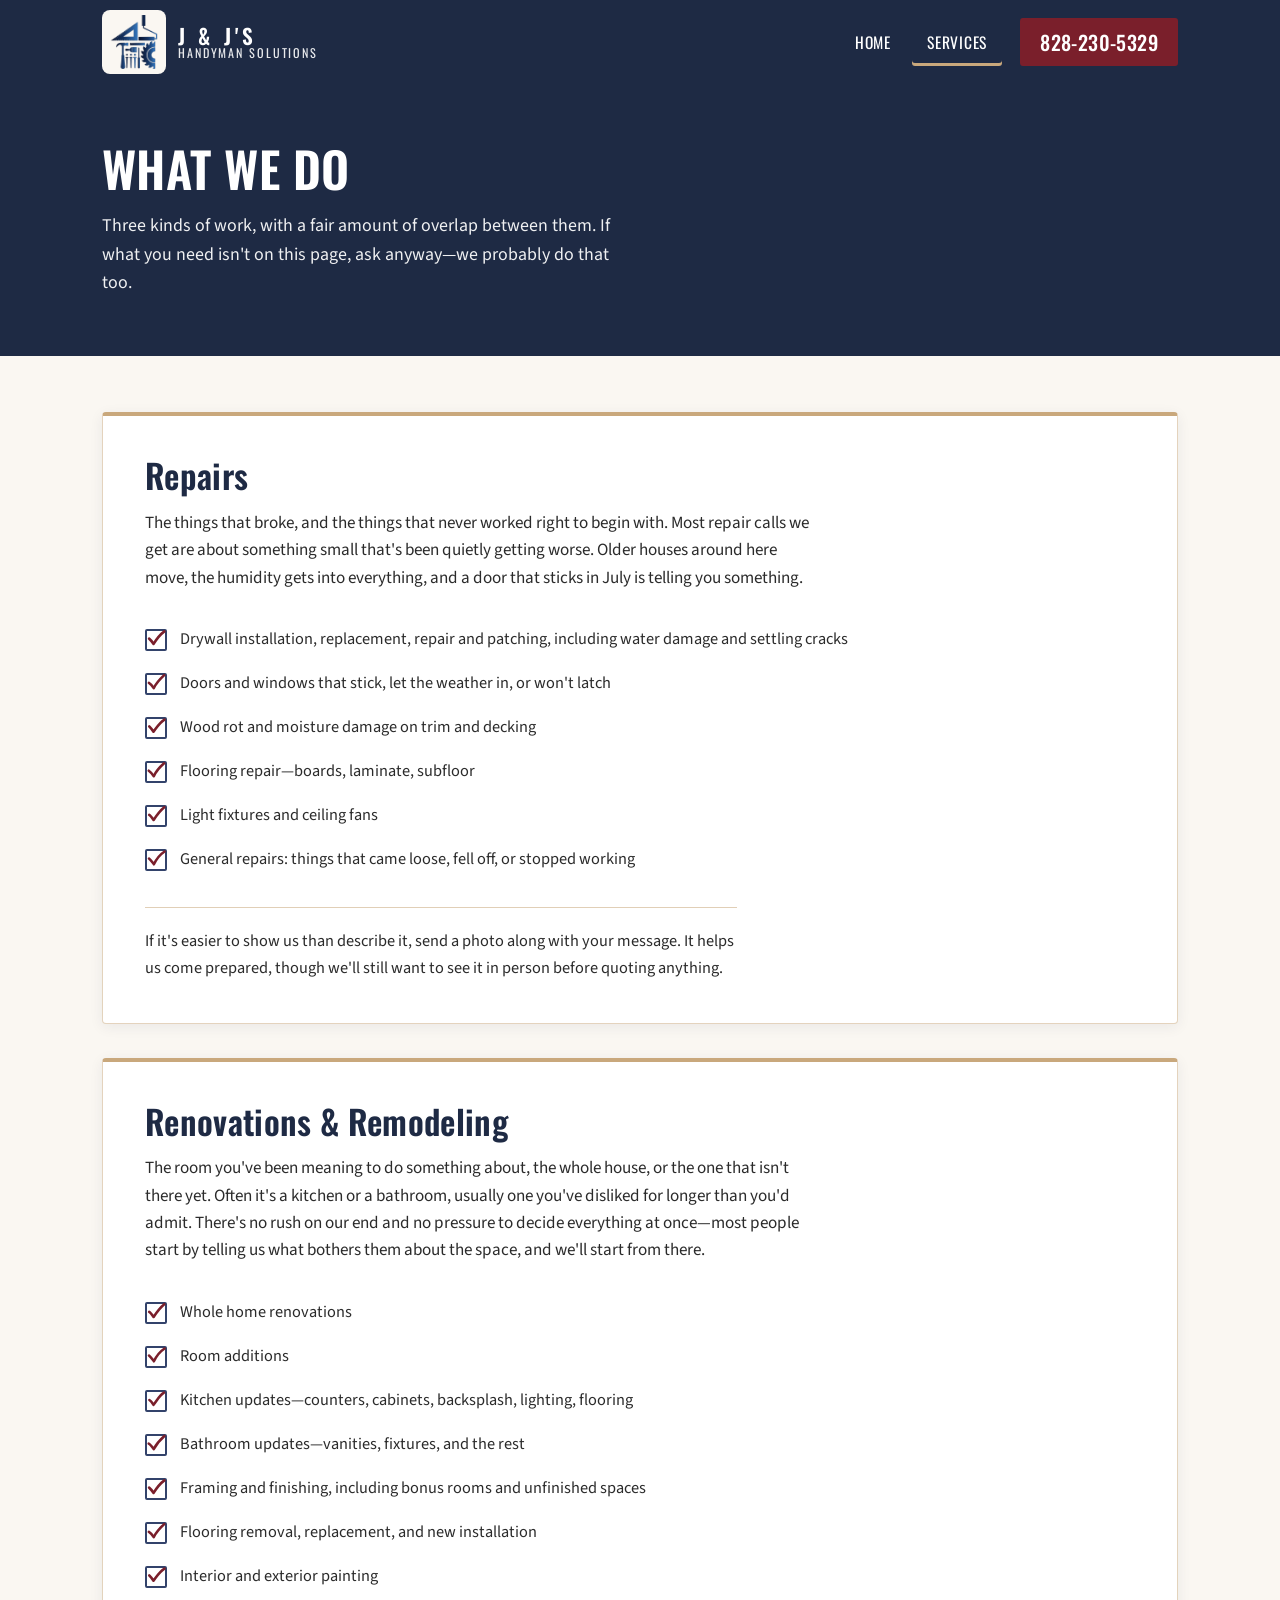
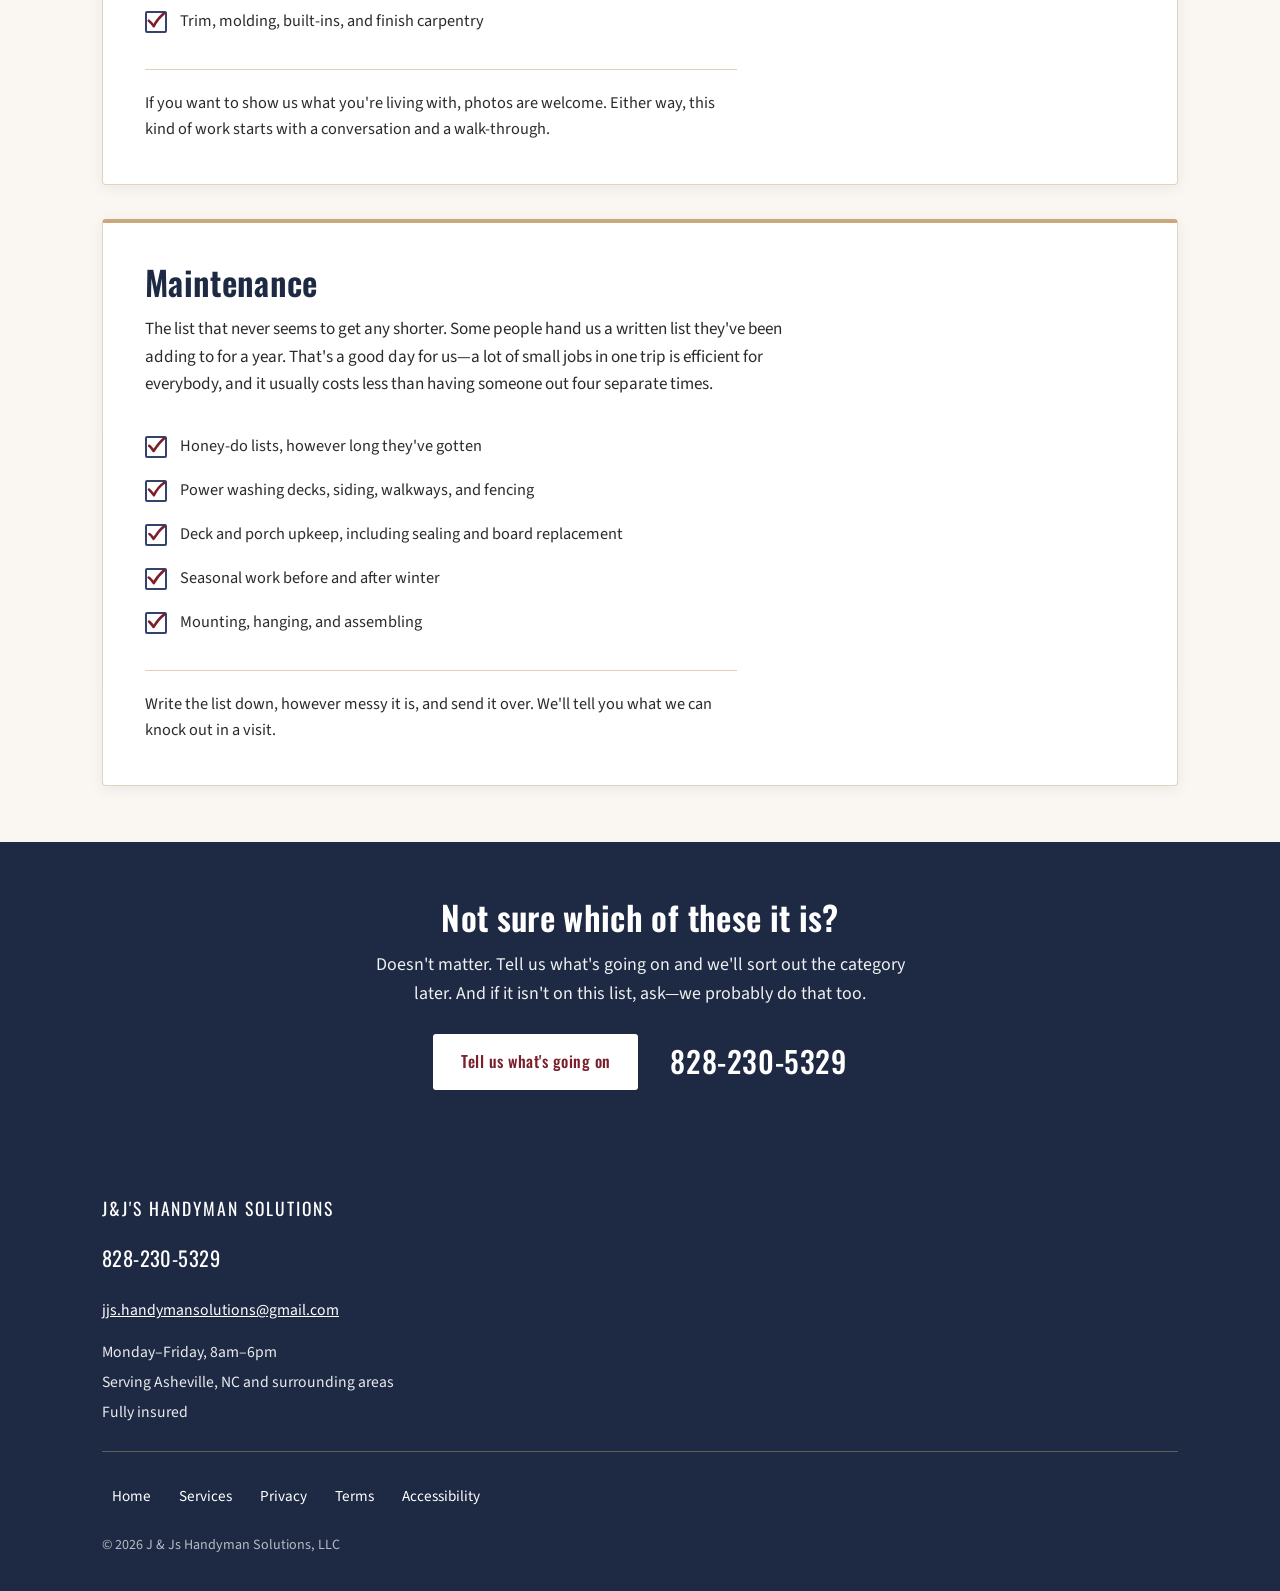
<file: services.html>
<!doctype html>
<html lang="en">
<head>
<meta charset="utf-8">
<meta name="viewport" content="width=device-width, initial-scale=1">
<title>What We Do — J&amp;J's Handyman Solutions, Asheville NC</title>
<meta name="description" content="Repairs, renovations and remodeling, and ongoing maintenance for homes in Asheville, NC and surrounding areas. If what you need isn't listed, ask anyway — we probably do that too.">
<link rel="canonical" href="https://jjshandymansolutions.com/services.html">

<meta property="og:type" content="website">
<meta property="og:site_name" content="J&amp;J's Handyman Solutions">
<meta property="og:title" content="What We Do — J&amp;J's Handyman Solutions">
<meta property="og:description" content="Three kinds of work, with a fair amount of overlap between them: repairs, renovations, and maintenance.">
<meta property="og:url" content="https://jjshandymansolutions.com/services.html">
<meta name="twitter:card" content="summary">

<link rel="preconnect" href="https://fonts.googleapis.com">
<link rel="preconnect" href="https://fonts.gstatic.com" crossorigin>
<link rel="stylesheet" href="https://fonts.googleapis.com/css2?family=Oswald:wght@400;500;600&family=Source+Sans+3:wght@400;600;700&display=swap">

<style>
:root{
  --maroon:#7A1F2B;
  --maroon-dark:#5C1620;
  --navy:#1E2A44;
  --navy-light:#33436B;
  --tan:#C9A87C;
  --tan-pale:#EFE4D2;
  --paper:#FAF7F2;
  --charcoal:#2B2B2B;
  --wrap:1120px;
}
*{box-sizing:border-box}
html{-webkit-text-size-adjust:100%}
body{
  margin:0;
  background:var(--paper);
  color:var(--charcoal);
  font-family:"Source Sans 3",system-ui,-apple-system,"Segoe UI",Arial,sans-serif;
  font-size:17px;
  line-height:1.6;
}
h1,h2,h3,.oswald{font-family:Oswald,"Arial Narrow",Arial,sans-serif;font-weight:600;color:var(--navy);letter-spacing:.01em;line-height:1.15;margin:0}
h1{font-size:clamp(2rem,4.6vw,3.05rem);text-transform:uppercase}
h2{font-size:clamp(1.5rem,2.9vw,2.1rem)}
h3{font-size:1.16rem}
p{margin:0 0 1rem}
p:last-child{margin-bottom:0}
a{color:var(--navy-light)}
.wrap{max-width:var(--wrap);margin:0 auto;padding:0 22px}
.eyebrow{font-family:Oswald,Arial,sans-serif;text-transform:uppercase;letter-spacing:.16em;font-size:.8rem;font-weight:500}

a:focus-visible,button:focus-visible,input:focus-visible,textarea:focus-visible{
  outline:3px solid var(--navy);
  outline-offset:2px;
  box-shadow:0 0 0 6px rgba(255,255,255,.92);
  border-radius:2px;
}

.btn{
  display:inline-flex;align-items:center;justify-content:center;
  min-height:48px;padding:13px 26px;
  font-family:Oswald,Arial,sans-serif;font-size:1rem;font-weight:500;
  letter-spacing:.03em;text-decoration:none;border:2px solid transparent;
  border-radius:3px;cursor:pointer;transition:background .15s,color .15s,border-color .15s;
}
.btn-primary{background:var(--maroon);color:#fff}
.btn-primary:hover{background:var(--maroon-dark)}
.btn-ghost-light{background:transparent;color:#fff;border-color:rgba(255,255,255,.65)}
.btn-ghost-light:hover{background:#fff;color:var(--navy)}
.btn-white{background:#fff;color:var(--maroon)}
.btn-white:hover{background:var(--tan-pale)}

/* ---------- header ---------- */
.site-header{position:sticky;top:0;z-index:60;background:var(--navy)}
.nav-inner{max-width:var(--wrap);margin:0 auto;padding:10px 22px;display:flex;align-items:center;gap:18px}
.wordmark{display:flex;align-items:center;gap:12px;text-decoration:none;color:#fff;flex:0 0 auto}
.wm-slot{width:64px;height:64px;flex:0 0 64px;display:block;object-fit:contain;background:var(--paper);border-radius:8px;padding:5px}
.wm-text{display:flex;flex-direction:column;justify-content:center;line-height:1.05}
.wm1{font-family:Oswald,Arial,sans-serif;font-weight:600;text-transform:uppercase;letter-spacing:.2em;font-size:1.32rem}
.wm2{font-family:Oswald,Arial,sans-serif;font-weight:400;text-transform:uppercase;letter-spacing:.155em;font-size:.76rem;color:rgba(255,255,255,.9)}
.nav-links{margin-left:auto;display:flex;align-items:center;gap:6px}
.nav-links a{
  display:inline-flex;align-items:center;min-height:48px;padding:0 15px;
  color:#fff;text-decoration:none;font-family:Oswald,Arial,sans-serif;
  font-size:.97rem;letter-spacing:.05em;text-transform:uppercase;border-radius:3px;
}
.nav-links a:hover{background:rgba(255,255,255,.12)}
.nav-links a[aria-current="page"]{box-shadow:inset 0 -3px 0 var(--tan)}
.nav-phone{
  flex:0 0 auto;display:inline-flex;align-items:center;min-height:48px;padding:0 20px;
  background:var(--maroon);color:#fff;text-decoration:none;border-radius:3px;
  font-family:Oswald,Arial,sans-serif;font-size:1.25rem;font-weight:500;letter-spacing:.02em;
}
.nav-phone:hover{background:var(--maroon-dark)}
.nav-toggle{display:none}

/* ---------- page intro ---------- */
.page-head{background:var(--navy);color:#fff;padding:56px 0 58px}
.page-head h1{color:#fff;margin-bottom:16px}
.page-head p{color:rgba(255,255,255,.93);font-size:1.12rem;max-width:60ch}

/* ---------- service section cards ---------- */
.section{padding:56px 0}
.svc{
  background:#fff;border:1px solid rgba(201,168,124,.5);border-top:4px solid var(--tan);
  border-radius:4px;padding:40px 42px 42px;box-shadow:0 3px 14px rgba(30,42,68,.07);
  scroll-margin-top:104px;
}
.svc + .svc{margin-top:34px}
.svc h2{margin-bottom:14px}
.svc-intro{font-size:1.07rem;max-width:74ch}
.svc-list{list-style:none;margin:26px 0 0;padding:0}
.svc-list li{display:flex;align-items:flex-start;gap:13px;padding:9px 0;font-size:1.02rem}
.cbox{flex:0 0 22px;width:22px;height:22px;margin-top:3px;border:2px solid var(--navy-light);border-radius:2px;background:transparent;display:block;position:relative}
.cbox svg{position:absolute;left:-3px;top:-5px;width:26px;height:26px;overflow:visible}
.cbox path{fill:none;stroke:var(--maroon);stroke-width:2.6;stroke-linecap:round;stroke-linejoin:round}

/* Checks draw in top to bottom as each list scrolls into view. The default
   above leaves them drawn, so with no JS the list still reads as checked;
   .draw is only added by script, which resets and animates them. */
.svc-list.draw .cbox path{
  stroke-dasharray:34;stroke-dashoffset:34;
  animation:draw .34s ease-out forwards;
}
@keyframes draw{to{stroke-dashoffset:0}}
.svc-list.draw li:nth-child(1) .cbox path{animation-delay:.15s}
.svc-list.draw li:nth-child(2) .cbox path{animation-delay:.50s}
.svc-list.draw li:nth-child(3) .cbox path{animation-delay:.85s}
.svc-list.draw li:nth-child(4) .cbox path{animation-delay:1.20s}
.svc-list.draw li:nth-child(5) .cbox path{animation-delay:1.55s}
.svc-list.draw li:nth-child(6) .cbox path{animation-delay:1.90s}
.svc-list.draw li:nth-child(7) .cbox path{animation-delay:2.25s}
.svc-list.draw li:nth-child(8) .cbox path{animation-delay:2.60s}
@media (prefers-reduced-motion:reduce){
  .svc-list.draw .cbox path{animation:none;stroke-dashoffset:0}
}
.svc-close{
  margin-top:26px;padding-top:20px;border-top:1px solid rgba(201,168,124,.55);
  font-size:1.02rem;max-width:74ch;
}

/* ---------- page cta ---------- */
.section-navy{background:var(--navy);color:#fff}
.section-navy h2{color:#fff}
.center{text-align:center}
.lede{font-size:1.12rem;max-width:62ch;margin-left:auto;margin-right:auto}
.final-phone{
  display:inline-flex;align-items:center;min-height:48px;
  font-family:Oswald,Arial,sans-serif;font-size:1.85rem;font-weight:500;
  color:#fff;text-decoration:none;letter-spacing:.02em;
}
.final-phone:hover{text-decoration:underline}
.final-actions{display:flex;flex-wrap:wrap;gap:16px 32px;align-items:center;justify-content:center;margin-top:26px}

/* ---------- footer ---------- */
.site-footer{background:var(--navy);color:rgba(255,255,255,.9);padding:48px 0 34px;font-size:.98rem}
.foot-name{font-family:Oswald,Arial,sans-serif;text-transform:uppercase;letter-spacing:.11em;color:#fff;font-size:1.1rem;margin-bottom:12px}
.site-footer a{color:#fff}
.foot-phone{display:inline-flex;align-items:center;min-height:48px;font-family:Oswald,Arial,sans-serif;font-size:1.28rem;color:#fff;text-decoration:none;letter-spacing:.02em}
.foot-line a{display:inline-flex;align-items:center;min-height:48px}
.foot-phone:hover{text-decoration:underline}
.foot-line{margin:5px 0}
.foot-links{
  margin-top:26px;padding-top:20px;border-top:1px solid rgba(201,168,124,.4);
  display:flex;flex-wrap:wrap;gap:4px 8px;align-items:center;
}
.foot-links a{display:inline-flex;align-items:center;min-height:48px;padding:0 10px;text-decoration:none;font-size:.95rem;border-radius:3px}
.foot-links a:hover{text-decoration:underline}
.foot-copy{margin-top:14px;font-size:.88rem;color:rgba(255,255,255,.68)}

.call-bar{display:none}

@media (max-width:960px){
  .svc{padding:30px 24px 32px}
}
@media (max-width:820px){
  .nav-toggle{
    display:inline-flex;align-items:center;justify-content:center;
    margin-left:auto;min-width:48px;min-height:48px;padding:0 12px;
    background:transparent;border:2px solid rgba(255,255,255,.55);border-radius:3px;
    color:#fff;font-family:Oswald,Arial,sans-serif;font-size:.9rem;letter-spacing:.08em;
    text-transform:uppercase;cursor:pointer;
  }
  .nav-links{display:none;order:3;flex-basis:100%;margin-left:0;flex-direction:column;align-items:stretch;gap:2px;padding-bottom:10px}
  .nav-links.open{display:flex}
  .nav-links a{min-height:52px;padding:0 12px;font-size:1.05rem}
  .nav-phone{font-size:1.08rem;padding:0 14px}
  .wm-slot{width:48px;height:48px;flex-basis:48px}
  .wm1{font-size:1.1rem;letter-spacing:.16em}
  .wm2{font-size:.66rem}
  .call-bar{
    display:flex;align-items:center;justify-content:center;
    position:fixed;left:0;right:0;bottom:0;z-index:70;
    min-height:56px;background:var(--maroon);color:#fff;text-decoration:none;
    font-family:Oswald,Arial,sans-serif;font-size:1.22rem;letter-spacing:.04em;
    box-shadow:0 -2px 12px rgba(0,0,0,.28);
  }
  body{padding-bottom:56px}
  .svc{scroll-margin-top:88px}
}
@media (max-width:560px){
  .page-head{padding:40px 0 44px}
  .section{padding:40px 0}
}
</style>
</head>
<body>

<a class="btn" href="#main" style="position:absolute;left:-9999px;top:0;background:#fff;color:var(--navy);z-index:100" onfocus="this.style.left='8px';this.style.top='8px'" onblur="this.style.left='-9999px'">Skip to content</a>

<header class="site-header">
  <div class="nav-inner">
    <a class="wordmark" href="index.html" aria-label="J&amp;J's Handyman Solutions — home">
      <img class="wm-slot" src="logo.png" alt="" width="64" height="64" decoding="async">
      <span class="wm-text">
        <span class="wm1">J &amp; J's</span>
        <span class="wm2">Handyman Solutions</span>
      </span>
    </a>
    <button class="nav-toggle" id="navToggle" aria-expanded="false" aria-controls="navLinks">Menu</button>
    <nav class="nav-links" id="navLinks" aria-label="Main">
      <a href="index.html">Home</a>
      <a href="services.html" aria-current="page">Services</a>
    </nav>
    <a class="nav-phone" href="tel:+18282305329">828-230-5329</a>
  </div>
</header>

<main id="main">

  <section class="page-head">
    <div class="wrap">
      <h1>What we do</h1>
      <p>Three kinds of work, with a fair amount of overlap between them. If what you need isn't on this page, ask anyway—we probably do that too.</p>
    </div>
  </section>

  <div class="section">
    <div class="wrap">

      <!-- ===================== REPAIRS ===================== -->
      <section class="svc" id="repairs">
        <h2>Repairs</h2>
        <p class="svc-intro">The things that broke, and the things that never worked right to begin with. Most repair calls we get are about something small that's been quietly getting worse. Older houses around here move, the humidity gets into everything, and a door that sticks in July is telling you something.</p>
        <ul class="svc-list">
          <li><span class="cbox" aria-hidden="true"><svg viewBox="0 0 26 26"><path d="M5.1 12.6 C6.4 13.6, 7.9 15.4, 9.6 17.9 C12.4 13.4, 15.9 8.7, 20.4 5.4"/></svg></span>Drywall installation, replacement, repair and patching, including water damage and settling cracks</li>
          <li><span class="cbox" aria-hidden="true"><svg viewBox="0 0 26 26"><path d="M4.9 12.9 C6.3 13.7, 8.1 15.7, 9.7 18.1 C12.2 13.2, 16.1 8.9, 20.2 5.1"/></svg></span>Doors and windows that stick, let the weather in, or won't latch</li>
          <li><span class="cbox" aria-hidden="true"><svg viewBox="0 0 26 26"><path d="M5.3 12.4 C6.6 13.5, 7.8 15.2, 9.5 17.7 C12.6 13.6, 15.7 8.4, 20.5 5.6"/></svg></span>Wood rot and moisture damage on trim and decking</li>
          <li><span class="cbox" aria-hidden="true"><svg viewBox="0 0 26 26"><path d="M4.8 12.7 C6.5 13.9, 7.9 15.5, 9.8 18.2 C12.1 13.1, 16.3 8.6, 20.1 5.3"/></svg></span>Flooring repair—boards, laminate, subfloor</li>
          <li><span class="cbox" aria-hidden="true"><svg viewBox="0 0 26 26"><path d="M5.2 12.8 C6.2 13.4, 8.0 15.6, 9.6 18.0 C12.5 13.5, 15.8 8.8, 20.3 5.2"/></svg></span>Light fixtures and ceiling fans</li>
          <li><span class="cbox" aria-hidden="true"><svg viewBox="0 0 26 26"><path d="M5.0 12.5 C6.7 13.8, 7.7 15.3, 9.9 18.3 C12.3 13.3, 16.0 8.5, 20.6 5.5"/></svg></span>General repairs: things that came loose, fell off, or stopped working</li>
        </ul>
        <p class="svc-close">If it's easier to show us than describe it, send a photo along with your message. It helps us come prepared, though we'll still want to see it in person before quoting anything.</p>
      </section>

      <!-- ================ RENOVATIONS & REMODELING ================ -->
      <section class="svc" id="renovations">
        <h2>Renovations &amp; Remodeling</h2>
        <p class="svc-intro">The room you've been meaning to do something about, the whole house, or the one that isn't there yet. Often it's a kitchen or a bathroom, usually one you've disliked for longer than you'd admit. There's no rush on our end and no pressure to decide everything at once—most people start by telling us what bothers them about the space, and we'll start from there.</p>
        <ul class="svc-list">
          <li><span class="cbox" aria-hidden="true"><svg viewBox="0 0 26 26"><path d="M5.2 12.8 C6.2 13.4, 8.0 15.6, 9.6 18.0 C12.5 13.5, 15.8 8.8, 20.3 5.2"/></svg></span>Whole home renovations</li>
          <li><span class="cbox" aria-hidden="true"><svg viewBox="0 0 26 26"><path d="M5.0 12.5 C6.7 13.8, 7.7 15.3, 9.9 18.3 C12.3 13.3, 16.0 8.5, 20.6 5.5"/></svg></span>Room additions</li>
          <li><span class="cbox" aria-hidden="true"><svg viewBox="0 0 26 26"><path d="M5.4 13.0 C6.4 13.6, 8.2 15.8, 9.5 17.8 C12.7 13.7, 15.6 8.3, 20.0 5.7"/></svg></span>Kitchen updates—counters, cabinets, backsplash, lighting, flooring</li>
          <li><span class="cbox" aria-hidden="true"><svg viewBox="0 0 26 26"><path d="M4.7 12.6 C6.5 13.5, 7.8 15.4, 9.7 18.1 C12.2 13.4, 16.2 8.7, 20.4 5.0"/></svg></span>Bathroom updates—vanities, fixtures, and the rest</li>
          <li><span class="cbox" aria-hidden="true"><svg viewBox="0 0 26 26"><path d="M5.1 12.6 C6.4 13.6, 7.9 15.4, 9.6 17.9 C12.4 13.4, 15.9 8.7, 20.4 5.4"/></svg></span>Framing and finishing, including bonus rooms and unfinished spaces</li>
          <li><span class="cbox" aria-hidden="true"><svg viewBox="0 0 26 26"><path d="M4.9 12.9 C6.3 13.7, 8.1 15.7, 9.7 18.1 C12.2 13.2, 16.1 8.9, 20.2 5.1"/></svg></span>Flooring removal, replacement, and new installation</li>
          <li><span class="cbox" aria-hidden="true"><svg viewBox="0 0 26 26"><path d="M5.3 12.4 C6.6 13.5, 7.8 15.2, 9.5 17.7 C12.6 13.6, 15.7 8.4, 20.5 5.6"/></svg></span>Interior and exterior painting</li>
          <li><span class="cbox" aria-hidden="true"><svg viewBox="0 0 26 26"><path d="M4.8 12.7 C6.5 13.9, 7.9 15.5, 9.8 18.2 C12.1 13.1, 16.3 8.6, 20.1 5.3"/></svg></span>Trim, molding, built-ins, and finish carpentry</li>
        </ul>
        <p class="svc-close">If you want to show us what you're living with, photos are welcome. Either way, this kind of work starts with a conversation and a walk-through.</p>
      </section>

      <!-- ===================== MAINTENANCE ===================== -->
      <section class="svc" id="maintenance">
        <h2>Maintenance</h2>
        <p class="svc-intro">The list that never seems to get any shorter. Some people hand us a written list they've been adding to for a year. That's a good day for us—a lot of small jobs in one trip is efficient for everybody, and it usually costs less than having someone out four separate times.</p>
        <ul class="svc-list">
          <li><span class="cbox" aria-hidden="true"><svg viewBox="0 0 26 26"><path d="M5.2 12.8 C6.2 13.4, 8.0 15.6, 9.6 18.0 C12.5 13.5, 15.8 8.8, 20.3 5.2"/></svg></span>Honey-do lists, however long they've gotten</li>
          <li><span class="cbox" aria-hidden="true"><svg viewBox="0 0 26 26"><path d="M5.0 12.5 C6.7 13.8, 7.7 15.3, 9.9 18.3 C12.3 13.3, 16.0 8.5, 20.6 5.5"/></svg></span>Power washing decks, siding, walkways, and fencing</li>
          <li><span class="cbox" aria-hidden="true"><svg viewBox="0 0 26 26"><path d="M5.4 13.0 C6.4 13.6, 8.2 15.8, 9.5 17.8 C12.7 13.7, 15.6 8.3, 20.0 5.7"/></svg></span>Deck and porch upkeep, including sealing and board replacement</li>
          <li><span class="cbox" aria-hidden="true"><svg viewBox="0 0 26 26"><path d="M4.7 12.6 C6.5 13.5, 7.8 15.4, 9.7 18.1 C12.2 13.4, 16.2 8.7, 20.4 5.0"/></svg></span>Seasonal work before and after winter</li>
          <li><span class="cbox" aria-hidden="true"><svg viewBox="0 0 26 26"><path d="M5.1 12.6 C6.4 13.6, 7.9 15.4, 9.6 17.9 C12.4 13.4, 15.9 8.7, 20.4 5.4"/></svg></span>Mounting, hanging, and assembling</li>
        </ul>
        <p class="svc-close">Write the list down, however messy it is, and send it over. We'll tell you what we can knock out in a visit.</p>
      </section>

    </div>
  </div>

  <section class="section section-navy">
    <div class="wrap center">
      <h2>Not sure which of these it is?</h2>
      <p class="lede" style="color:rgba(255,255,255,.93);margin-top:14px">Doesn't matter. Tell us what's going on and we'll sort out the category later. And if it isn't on this list, ask—we probably do that too.</p>
      <div class="final-actions">
        <a class="btn btn-white" href="email.html">Tell us what's going on</a>
        <a class="final-phone" href="tel:+18282305329">828-230-5329</a>
      </div>
    </div>
  </section>

</main>

<footer class="site-footer">
  <div class="wrap">
    <p class="foot-name">J&amp;J's Handyman Solutions</p>
    <p class="foot-line"><a class="foot-phone" href="tel:+18282305329">828-230-5329</a></p>
    <p class="foot-line"><a href="mailto:jjs.handymansolutions@gmail.com">jjs.handymansolutions@gmail.com</a></p>
    <p class="foot-line">Monday–Friday, 8am–6pm</p>
    <p class="foot-line">Serving Asheville, NC and surrounding areas</p>
    <p class="foot-line">Fully insured</p>
    <nav class="foot-links" aria-label="Footer">
      <a href="index.html">Home</a>
      <a href="services.html">Services</a>
      <a href="privacy.html">Privacy</a>
      <a href="terms.html">Terms</a>
      <a href="accessibility.html">Accessibility</a>
    </nav>
    <p class="foot-copy">&copy; <span id="yr"></span> J &amp; Js Handyman Solutions, LLC</p>
  </div>
</footer>

<a class="call-bar" href="tel:+18282305329">Call 828-230-5329</a>

<script>
document.getElementById('yr').textContent = new Date().getFullYear();
(function(){
  var t = document.getElementById('navToggle'), n = document.getElementById('navLinks');
  t.addEventListener('click', function(){
    var open = n.classList.toggle('open');
    t.setAttribute('aria-expanded', open ? 'true' : 'false');
  });
})();

/* draw each list's checks when that section comes into view */
(function(){
  var lists = [].slice.call(document.querySelectorAll('.svc-list'));
  function reveal(){
    lists = lists.filter(function(l){
      var r = l.getBoundingClientRect();
      /* fires once the list crosses the trigger line, including when a deep
         link or fast scroll takes it past the viewport in one jump */
      if (r.top < window.innerHeight * 0.85){
        l.classList.add('draw');
        return false;
      }
      return true;
    });
    if (!lists.length){
      window.removeEventListener('scroll', reveal);
      window.removeEventListener('resize', reveal);
    }
  }
  window.addEventListener('scroll', reveal, {passive:true});
  window.addEventListener('resize', reveal, {passive:true});
  reveal();
})();
</script>

</body>
</html>
</file>
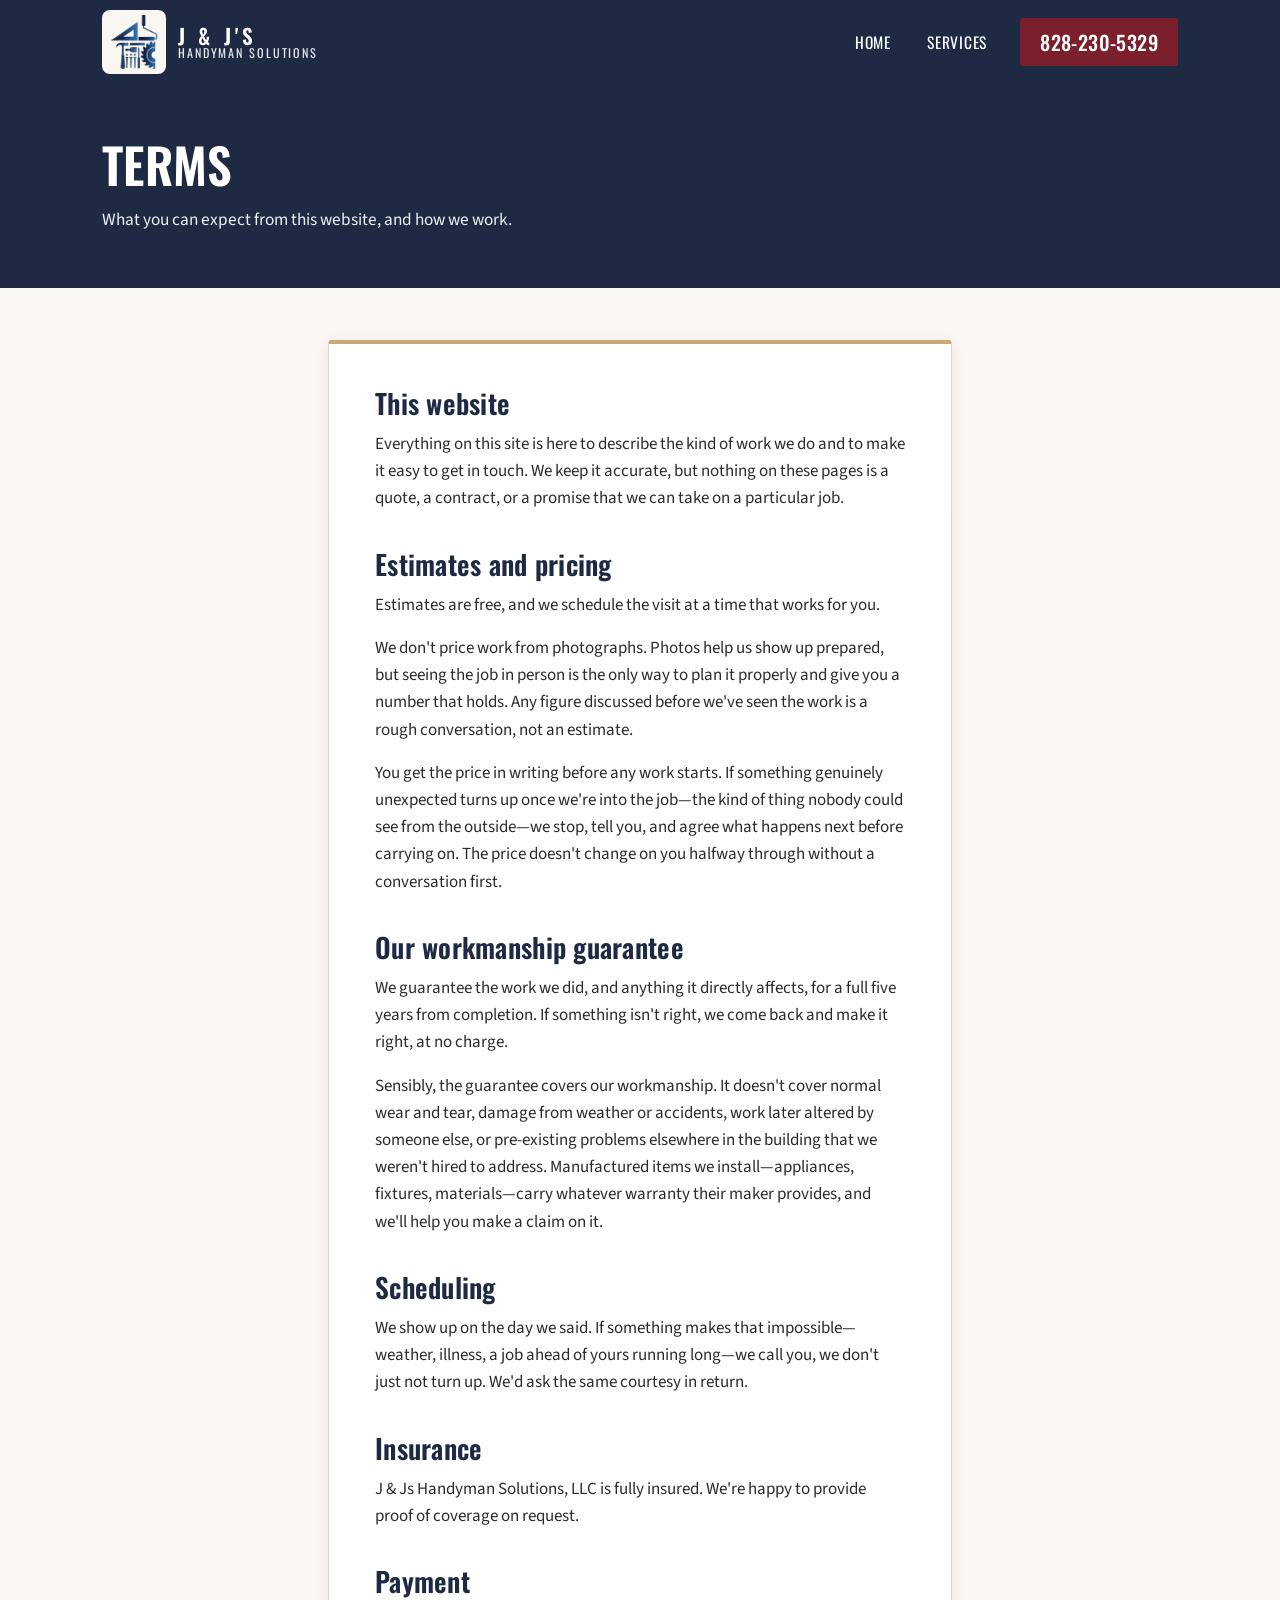
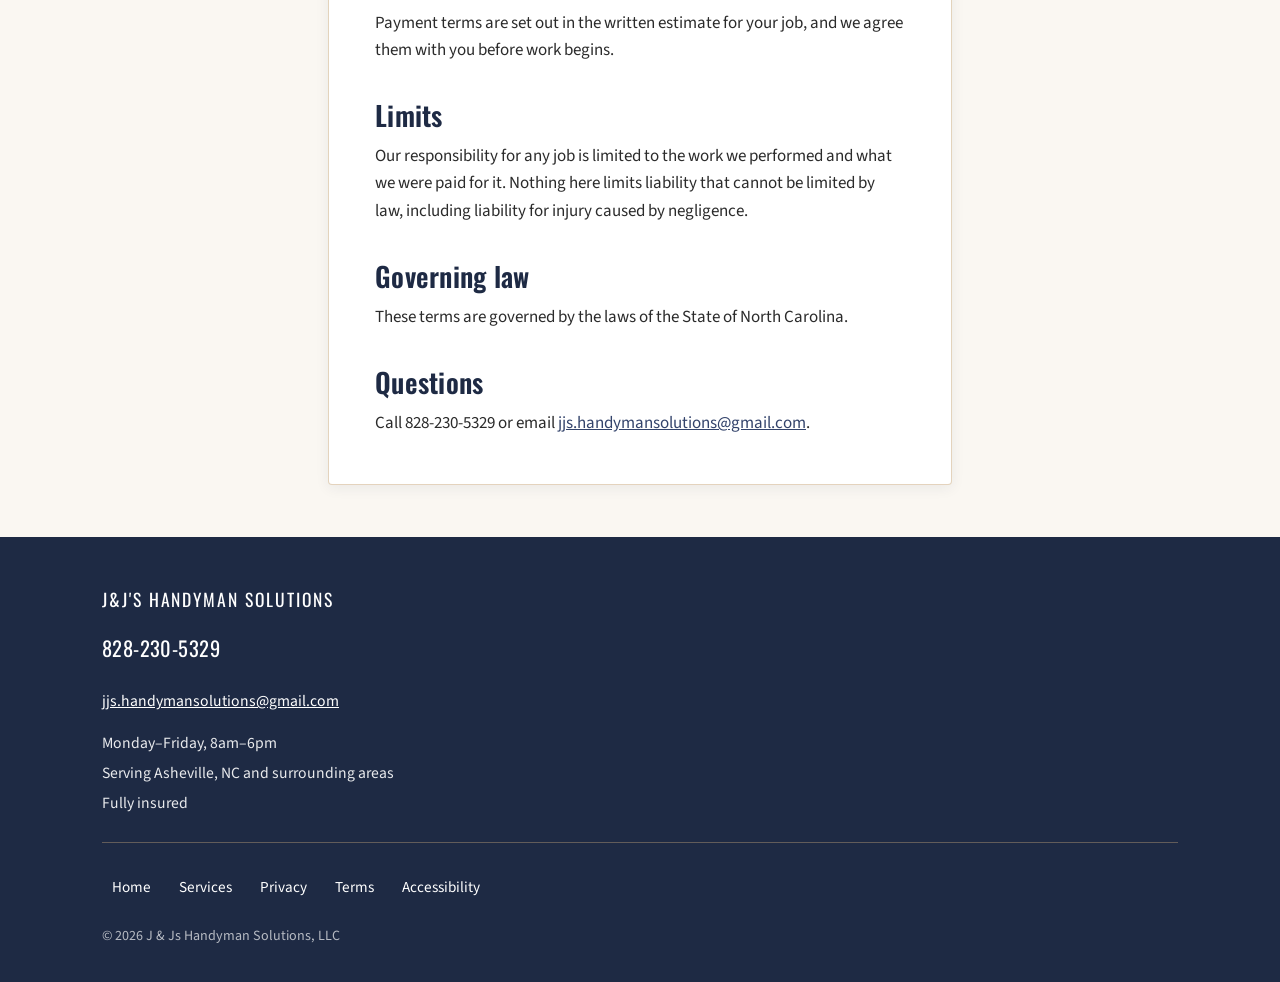
<file: terms.html>
<!doctype html>
<html lang="en">
<head>
<meta charset="utf-8">
<meta name="viewport" content="width=device-width, initial-scale=1">
<title>Terms — J&amp;J's Handyman Solutions</title>
<meta name="description" content="The terms that apply to this website and to work performed by J&J's Handyman Solutions in Asheville, NC.">
<link rel="canonical" href="https://jjshandymansolutions.com/terms.html">

<meta property="og:type" content="website">
<meta property="og:site_name" content="J&amp;J's Handyman Solutions">
<meta property="og:title" content="Terms — J&amp;J's Handyman Solutions">
<meta property="og:description" content="The terms that apply to this website and to work performed by J&J's Handyman Solutions in Asheville, NC.">
<meta property="og:url" content="https://jjshandymansolutions.com/terms.html">
<meta name="twitter:card" content="summary">

<link rel="preconnect" href="https://fonts.googleapis.com">
<link rel="preconnect" href="https://fonts.gstatic.com" crossorigin>
<link rel="stylesheet" href="https://fonts.googleapis.com/css2?family=Oswald:wght@400;500;600&family=Source+Sans+3:wght@400;600;700&display=swap">

<style>
:root{
  --maroon:#7A1F2B;
  --maroon-dark:#5C1620;
  --navy:#1E2A44;
  --navy-light:#33436B;
  --tan:#C9A87C;
  --tan-pale:#EFE4D2;
  --paper:#FAF7F2;
  --charcoal:#2B2B2B;
  --wrap:1120px;
}
*{box-sizing:border-box}
html{-webkit-text-size-adjust:100%}
body{
  margin:0;background:var(--paper);color:var(--charcoal);
  font-family:"Source Sans 3",system-ui,-apple-system,"Segoe UI",Arial,sans-serif;
  font-size:17px;line-height:1.6;
  display:flex;flex-direction:column;min-height:100vh;
}
h1,h2,h3{font-family:Oswald,"Arial Narrow",Arial,sans-serif;font-weight:600;color:var(--navy);letter-spacing:.01em;line-height:1.15;margin:0}
h1{font-size:clamp(2rem,4.6vw,3.05rem);text-transform:uppercase}
h2{font-size:clamp(1.32rem,2.4vw,1.7rem);margin:36px 0 12px}
h3{font-size:1.1rem;margin:24px 0 8px}
p{margin:0 0 1rem}
p:last-child{margin-bottom:0}
ul{margin:0 0 1rem;padding-left:1.3rem}
li{margin:.4rem 0}
a{color:var(--navy-light)}
.wrap{max-width:var(--wrap);margin:0 auto;padding:0 22px;width:100%}

a:focus-visible,button:focus-visible{
  outline:3px solid var(--navy);outline-offset:2px;
  box-shadow:0 0 0 6px rgba(255,255,255,.92);border-radius:2px;
}

.btn{
  display:inline-flex;align-items:center;justify-content:center;
  min-height:48px;padding:13px 26px;
  font-family:Oswald,Arial,sans-serif;font-size:1rem;font-weight:500;
  letter-spacing:.03em;text-decoration:none;border:2px solid transparent;border-radius:3px;
}
.btn-primary{background:var(--maroon);color:#fff}
.btn-primary:hover{background:var(--maroon-dark)}
.btn-ghost-dark{background:transparent;color:var(--navy);border-color:var(--navy)}
.btn-ghost-dark:hover{background:var(--navy);color:#fff}

/* header */
.site-header{position:sticky;top:0;z-index:60;background:var(--navy)}
.nav-inner{max-width:var(--wrap);margin:0 auto;padding:10px 22px;display:flex;align-items:center;gap:18px}
.wordmark{display:flex;align-items:center;gap:12px;text-decoration:none;color:#fff;flex:0 0 auto}
.wm-slot{width:64px;height:64px;flex:0 0 64px;display:block;object-fit:contain;background:var(--paper);border-radius:8px;padding:5px}
.wm-text{display:flex;flex-direction:column;justify-content:center;line-height:1.05}
.wm1{font-family:Oswald,Arial,sans-serif;font-weight:600;text-transform:uppercase;letter-spacing:.2em;font-size:1.32rem}
.wm2{font-family:Oswald,Arial,sans-serif;font-weight:400;text-transform:uppercase;letter-spacing:.155em;font-size:.76rem;color:rgba(255,255,255,.9)}
.nav-links{margin-left:auto;display:flex;align-items:center;gap:6px}
.nav-links a{display:inline-flex;align-items:center;min-height:48px;padding:0 15px;color:#fff;text-decoration:none;font-family:Oswald,Arial,sans-serif;font-size:.97rem;letter-spacing:.05em;text-transform:uppercase;border-radius:3px}
.nav-links a:hover{background:rgba(255,255,255,.12)}
.nav-links a[aria-current="page"]{box-shadow:inset 0 -3px 0 var(--tan)}
.nav-phone{flex:0 0 auto;display:inline-flex;align-items:center;min-height:48px;padding:0 20px;background:var(--maroon);color:#fff;text-decoration:none;border-radius:3px;font-family:Oswald,Arial,sans-serif;font-size:1.25rem;font-weight:500;letter-spacing:.02em}
.nav-phone:hover{background:var(--maroon-dark)}
.nav-toggle{display:none}

/* page head + prose */
.page-head{background:var(--navy);color:#fff;padding:52px 0 54px}
.page-head h1{color:#fff}
.page-head p{color:rgba(255,255,255,.93);font-size:1.08rem;max-width:60ch;margin-top:14px}
main{flex:1 0 auto}
.prose{
  background:#fff;border:1px solid rgba(201,168,124,.5);border-top:4px solid var(--tan);
  border-radius:4px;padding:44px 46px 46px;max-width:78ch;margin:52px auto;
  box-shadow:0 3px 14px rgba(30,42,68,.07);
}
.prose h2:first-of-type{margin-top:0}
.prose .note{
  margin-top:32px;padding:16px 18px;background:var(--tan-pale);
  border-left:4px solid var(--maroon);border-radius:3px;font-size:1rem;
}

/* centred 404 */
.mid{display:flex;align-items:center;min-height:52vh;padding:64px 0}
.mid .prose{margin:0 auto;text-align:left}
.actions{display:flex;flex-wrap:wrap;gap:14px;margin-top:28px}

/* footer */
.site-footer{flex-shrink:0;background:var(--navy);color:rgba(255,255,255,.9);padding:48px 0 34px;font-size:.98rem}
.foot-name{font-family:Oswald,Arial,sans-serif;text-transform:uppercase;letter-spacing:.11em;color:#fff;font-size:1.1rem;margin-bottom:12px}
.site-footer a{color:#fff}
.foot-phone{display:inline-flex;align-items:center;min-height:48px;font-family:Oswald,Arial,sans-serif;font-size:1.28rem;color:#fff;text-decoration:none;letter-spacing:.02em}
.foot-line a{display:inline-flex;align-items:center;min-height:48px}
.foot-phone:hover{text-decoration:underline}
.foot-line{margin:5px 0}
.foot-links{margin-top:26px;padding-top:20px;border-top:1px solid rgba(201,168,124,.4);display:flex;flex-wrap:wrap;gap:4px 8px;align-items:center}
.foot-links a{display:inline-flex;align-items:center;min-height:48px;padding:0 10px;text-decoration:none;font-size:.95rem;border-radius:3px}
.foot-links a:hover{text-decoration:underline}
.foot-copy{margin-top:14px;font-size:.88rem;color:rgba(255,255,255,.68)}

.call-bar{display:none}

@media (max-width:960px){ .prose{padding:32px 24px 34px;margin:34px auto} }
@media (max-width:820px){
  .nav-toggle{display:inline-flex;align-items:center;justify-content:center;margin-left:auto;min-width:48px;min-height:48px;padding:0 12px;background:transparent;border:2px solid rgba(255,255,255,.55);border-radius:3px;color:#fff;font-family:Oswald,Arial,sans-serif;font-size:.9rem;letter-spacing:.08em;text-transform:uppercase;cursor:pointer}
  .nav-links{display:none;order:3;flex-basis:100%;margin-left:0;flex-direction:column;align-items:stretch;gap:2px;padding-bottom:10px}
  .nav-links.open{display:flex}
  .nav-links a{min-height:52px;padding:0 12px;font-size:1.05rem}
  .nav-phone{font-size:1.08rem;padding:0 14px}
  .wm-slot{width:48px;height:48px;flex-basis:48px}
  .wm1{font-size:1.1rem;letter-spacing:.16em}
  .wm2{font-size:.66rem}
  .call-bar{display:flex;align-items:center;justify-content:center;position:fixed;left:0;right:0;bottom:0;z-index:70;min-height:56px;background:var(--maroon);color:#fff;text-decoration:none;font-family:Oswald,Arial,sans-serif;font-size:1.22rem;letter-spacing:.04em;box-shadow:0 -2px 12px rgba(0,0,0,.28)}
  body{padding-bottom:56px}
}
@media (max-width:560px){ .page-head{padding:38px 0 40px} }
</style>
</head>
<body>

<a class="btn" href="#main" style="position:absolute;left:-9999px;top:0;background:#fff;color:var(--navy);z-index:100" onfocus="this.style.left='8px';this.style.top='8px'" onblur="this.style.left='-9999px'">Skip to content</a>

<header class="site-header">
  <div class="nav-inner">
    <a class="wordmark" href="index.html" aria-label="J&amp;J's Handyman Solutions — home">
      <img class="wm-slot" src="logo.png" alt="" width="64" height="64" decoding="async">
      <span class="wm-text">
        <span class="wm1">J &amp; J's</span>
        <span class="wm2">Handyman Solutions</span>
      </span>
    </a>
    <button class="nav-toggle" id="navToggle" aria-expanded="false" aria-controls="navLinks">Menu</button>
    <nav class="nav-links" id="navLinks" aria-label="Main">
      <a href="index.html">Home</a>
      <a href="services.html">Services</a>
    </nav>
    <a class="nav-phone" href="tel:+18282305329">828-230-5329</a>
  </div>
</header>

<main id="main">

  <section class="page-head">
    <div class="wrap">
      <h1>Terms</h1>
      <p>What you can expect from this website, and how we work.</p>
    </div>
  </section>

  <div class="wrap">
    <article class="prose">

      <h2>This website</h2>
      <p>Everything on this site is here to describe the kind of work we do and to make it easy to get in touch. We keep it accurate, but nothing on these pages is a quote, a contract, or a promise that we can take on a particular job.</p>

      <h2>Estimates and pricing</h2>
      <p>Estimates are free, and we schedule the visit at a time that works for you.</p>
      <p>We don't price work from photographs. Photos help us show up prepared, but seeing the job in person is the only way to plan it properly and give you a number that holds. Any figure discussed before we've seen the work is a rough conversation, not an estimate.</p>
      <p>You get the price in writing before any work starts. If something genuinely unexpected turns up once we're into the job—the kind of thing nobody could see from the outside—we stop, tell you, and agree what happens next before carrying on. The price doesn't change on you halfway through without a conversation first.</p>

      <h2>Our workmanship guarantee</h2>
      <p>We guarantee the work we did, and anything it directly affects, for a full five years from completion. If something isn't right, we come back and make it right, at no charge.</p>
      <p>Sensibly, the guarantee covers our workmanship. It doesn't cover normal wear and tear, damage from weather or accidents, work later altered by someone else, or pre-existing problems elsewhere in the building that we weren't hired to address. Manufactured items we install—appliances, fixtures, materials—carry whatever warranty their maker provides, and we'll help you make a claim on it.</p>

      <h2>Scheduling</h2>
      <p>We show up on the day we said. If something makes that impossible—weather, illness, a job ahead of yours running long—we call you, we don't just not turn up. We'd ask the same courtesy in return.</p>

      <h2>Insurance</h2>
      <p>J &amp; Js Handyman Solutions, LLC is fully insured. We're happy to provide proof of coverage on request.</p>

      <h2>Payment</h2>
      <p>Payment terms are set out in the written estimate for your job, and we agree them with you before work begins.</p>

      <h2>Limits</h2>
      <p>Our responsibility for any job is limited to the work we performed and what we were paid for it. Nothing here limits liability that cannot be limited by law, including liability for injury caused by negligence.</p>

      <h2>Governing law</h2>
      <p>These terms are governed by the laws of the State of North Carolina.</p>

      <h2>Questions</h2>
      <p>Call 828-230-5329 or email <a href="mailto:jjs.handymansolutions@gmail.com">jjs.handymansolutions@gmail.com</a>.</p>

    </article>
  </div>
</main>

<footer class="site-footer">
  <div class="wrap">
    <p class="foot-name">J&amp;J's Handyman Solutions</p>
    <p class="foot-line"><a class="foot-phone" href="tel:+18282305329">828-230-5329</a></p>
    <p class="foot-line"><a href="mailto:jjs.handymansolutions@gmail.com">jjs.handymansolutions@gmail.com</a></p>
    <p class="foot-line">Monday–Friday, 8am–6pm</p>
    <p class="foot-line">Serving Asheville, NC and surrounding areas</p>
    <p class="foot-line">Fully insured</p>
    <nav class="foot-links" aria-label="Footer">
      <a href="index.html">Home</a>
      <a href="services.html">Services</a>
      <a href="privacy.html">Privacy</a>
      <a href="terms.html">Terms</a>
      <a href="accessibility.html">Accessibility</a>
    </nav>
    <p class="foot-copy">&copy; <span id="yr"></span> J &amp; Js Handyman Solutions, LLC</p>
  </div>
</footer>

<a class="call-bar" href="tel:+18282305329">Call 828-230-5329</a>

<script>
document.getElementById('yr').textContent = new Date().getFullYear();
(function(){
  var t = document.getElementById('navToggle'), n = document.getElementById('navLinks');
  t.addEventListener('click', function(){
    var open = n.classList.toggle('open');
    t.setAttribute('aria-expanded', open ? 'true' : 'false');
  });
})();
</script>

</body>
</html>
</file>
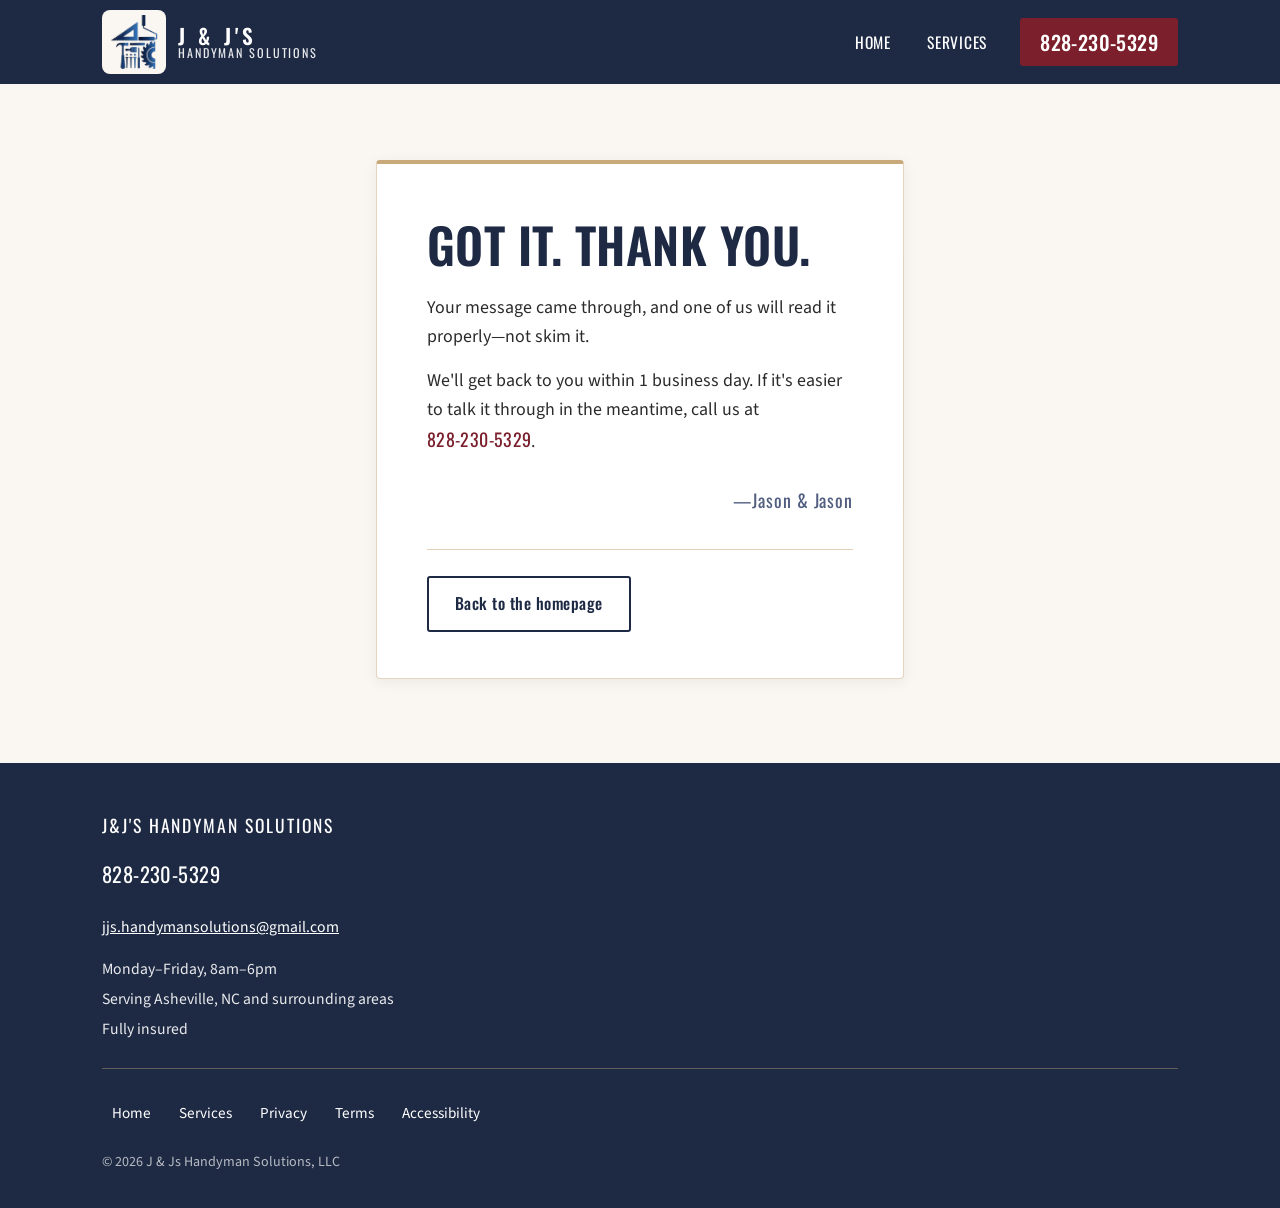
<file: thank-you.html>
<!doctype html>
<html lang="en">
<head>
<meta charset="utf-8">
<meta name="viewport" content="width=device-width, initial-scale=1">
<title>Got It. Thank You. — J&amp;J's Handyman Solutions</title>
<meta name="description" content="Your message came through to J&amp;J's Handyman Solutions. One of the two Jasons will read it properly and get back to you within 1 business day.">
<meta name="robots" content="noindex,follow">
<link rel="canonical" href="https://jjshandymansolutions.com/thank-you.html">

<meta property="og:type" content="website">
<meta property="og:site_name" content="J&amp;J's Handyman Solutions">
<meta property="og:title" content="Got It. Thank You. — J&amp;J's Handyman Solutions">
<meta property="og:description" content="Your message came through, and one of us will read it properly.">
<meta property="og:url" content="https://jjshandymansolutions.com/thank-you.html">
<meta name="twitter:card" content="summary">

<link rel="preconnect" href="https://fonts.googleapis.com">
<link rel="preconnect" href="https://fonts.gstatic.com" crossorigin>
<link rel="stylesheet" href="https://fonts.googleapis.com/css2?family=Oswald:wght@400;500;600&family=Source+Sans+3:wght@400;600;700&display=swap">

<style>
:root{
  --maroon:#7A1F2B;
  --maroon-dark:#5C1620;
  --navy:#1E2A44;
  --navy-light:#33436B;
  --tan:#C9A87C;
  --tan-pale:#EFE4D2;
  --paper:#FAF7F2;
  --charcoal:#2B2B2B;
  --wrap:1120px;
}
*{box-sizing:border-box}
html{-webkit-text-size-adjust:100%}
body{
  margin:0;background:var(--paper);color:var(--charcoal);
  font-family:"Source Sans 3",system-ui,-apple-system,"Segoe UI",Arial,sans-serif;
  font-size:17px;line-height:1.6;
  display:flex;flex-direction:column;min-height:100vh;
}
h1,h2,h3{font-family:Oswald,"Arial Narrow",Arial,sans-serif;font-weight:600;color:var(--navy);letter-spacing:.01em;line-height:1.15;margin:0}
h1{font-size:clamp(2rem,4.6vw,3.05rem);text-transform:uppercase}
h3{font-size:1.16rem}
p{margin:0 0 1rem}
p:last-child{margin-bottom:0}
a{color:var(--navy-light)}
.wrap{max-width:var(--wrap);margin:0 auto;padding:0 22px;width:100%}

a:focus-visible,button:focus-visible{
  outline:3px solid var(--navy);outline-offset:2px;
  box-shadow:0 0 0 6px rgba(255,255,255,.92);border-radius:2px;
}

.btn{
  display:inline-flex;align-items:center;justify-content:center;
  min-height:48px;padding:13px 26px;
  font-family:Oswald,Arial,sans-serif;font-size:1rem;font-weight:500;
  letter-spacing:.03em;text-decoration:none;border:2px solid transparent;border-radius:3px;
}
.btn-ghost-dark{background:transparent;color:var(--navy);border-color:var(--navy)}
.btn-ghost-dark:hover{background:var(--navy);color:#fff}

/* header */
.site-header{position:sticky;top:0;z-index:60;background:var(--navy)}
.nav-inner{max-width:var(--wrap);margin:0 auto;padding:10px 22px;display:flex;align-items:center;gap:18px}
.wordmark{display:flex;align-items:center;gap:12px;text-decoration:none;color:#fff;flex:0 0 auto}
.wm-slot{width:64px;height:64px;flex:0 0 64px;display:block;object-fit:contain;background:var(--paper);border-radius:8px;padding:5px}
.wm-text{display:flex;flex-direction:column;justify-content:center;line-height:1.05}
.wm1{font-family:Oswald,Arial,sans-serif;font-weight:600;text-transform:uppercase;letter-spacing:.2em;font-size:1.32rem}
.wm2{font-family:Oswald,Arial,sans-serif;font-weight:400;text-transform:uppercase;letter-spacing:.155em;font-size:.76rem;color:rgba(255,255,255,.9)}
.nav-links{margin-left:auto;display:flex;align-items:center;gap:6px}
.nav-links a{display:inline-flex;align-items:center;min-height:48px;padding:0 15px;color:#fff;text-decoration:none;font-family:Oswald,Arial,sans-serif;font-size:.97rem;letter-spacing:.05em;text-transform:uppercase;border-radius:3px}
.nav-links a:hover{background:rgba(255,255,255,.12)}
.nav-links a[aria-current="page"]{box-shadow:inset 0 -3px 0 var(--tan)}
.nav-phone{flex:0 0 auto;display:inline-flex;align-items:center;min-height:48px;padding:0 20px;background:var(--maroon);color:#fff;text-decoration:none;border-radius:3px;font-family:Oswald,Arial,sans-serif;font-size:1.25rem;font-weight:500;letter-spacing:.02em}
.nav-phone:hover{background:var(--maroon-dark)}
.nav-toggle{display:none}

/* the message */
main{flex:1 0 auto;display:flex;align-items:center;padding:76px 0 84px}
.thanks{
  background:#fff;border:1px solid rgba(201,168,124,.5);border-top:4px solid var(--tan);
  border-radius:4px;padding:52px 50px 46px;max-width:66ch;margin:0 auto;
  box-shadow:0 3px 14px rgba(30,42,68,.07);
}
.thanks h1{margin-bottom:22px}
.thanks p{font-size:1.12rem}
.thanks .bigphone{font-family:Oswald,Arial,sans-serif;font-size:1.12rem;color:var(--maroon);text-decoration:none;letter-spacing:.02em;white-space:nowrap}
.thanks .bigphone:hover{text-decoration:underline}
.signoff{
  text-align:right;margin-top:30px;font-family:Oswald,Arial,sans-serif;
  font-size:1.05rem;letter-spacing:.05em;color:var(--navy-light);opacity:.85;
}
.back{margin-top:34px;padding-top:26px;border-top:1px solid rgba(201,168,124,.55)}

/* footer */
.site-footer{flex-shrink:0;background:var(--navy);color:rgba(255,255,255,.9);padding:48px 0 34px;font-size:.98rem}
.foot-name{font-family:Oswald,Arial,sans-serif;text-transform:uppercase;letter-spacing:.11em;color:#fff;font-size:1.1rem;margin-bottom:12px}
.site-footer a{color:#fff}
.foot-phone{display:inline-flex;align-items:center;min-height:48px;font-family:Oswald,Arial,sans-serif;font-size:1.28rem;color:#fff;text-decoration:none;letter-spacing:.02em}
.foot-line a{display:inline-flex;align-items:center;min-height:48px}
.foot-phone:hover{text-decoration:underline}
.foot-line{margin:5px 0}
.foot-links{margin-top:26px;padding-top:20px;border-top:1px solid rgba(201,168,124,.4);display:flex;flex-wrap:wrap;gap:4px 8px;align-items:center}
.foot-links a{display:inline-flex;align-items:center;min-height:48px;padding:0 10px;text-decoration:none;font-size:.95rem;border-radius:3px}
.foot-links a:hover{text-decoration:underline}
.foot-copy{margin-top:14px;font-size:.88rem;color:rgba(255,255,255,.68)}

.call-bar{display:none}

@media (max-width:820px){
  .nav-toggle{display:inline-flex;align-items:center;justify-content:center;margin-left:auto;min-width:48px;min-height:48px;padding:0 12px;background:transparent;border:2px solid rgba(255,255,255,.55);border-radius:3px;color:#fff;font-family:Oswald,Arial,sans-serif;font-size:.9rem;letter-spacing:.08em;text-transform:uppercase;cursor:pointer}
  .nav-links{display:none;order:3;flex-basis:100%;margin-left:0;flex-direction:column;align-items:stretch;gap:2px;padding-bottom:10px}
  .nav-links.open{display:flex}
  .nav-links a{min-height:52px;padding:0 12px;font-size:1.05rem}
  .nav-phone{font-size:1.08rem;padding:0 14px}
  .wm-slot{width:48px;height:48px;flex-basis:48px}
  .wm1{font-size:1.1rem;letter-spacing:.16em}
  .wm2{font-size:.66rem}
  .call-bar{display:flex;align-items:center;justify-content:center;position:fixed;left:0;right:0;bottom:0;z-index:70;min-height:56px;background:var(--maroon);color:#fff;text-decoration:none;font-family:Oswald,Arial,sans-serif;font-size:1.22rem;letter-spacing:.04em;box-shadow:0 -2px 12px rgba(0,0,0,.28)}
  body{padding-bottom:56px}
}
@media (max-width:560px){
  main{padding:44px 0 52px}
  .thanks{padding:34px 24px 32px}
}
</style>
</head>
<body>

<header class="site-header">
  <div class="nav-inner">
    <a class="wordmark" href="index.html" aria-label="J&amp;J's Handyman Solutions — home">
      <img class="wm-slot" src="logo.png" alt="" width="64" height="64" decoding="async">
      <span class="wm-text">
        <span class="wm1">J &amp; J's</span>
        <span class="wm2">Handyman Solutions</span>
      </span>
    </a>
    <button class="nav-toggle" id="navToggle" aria-expanded="false" aria-controls="navLinks">Menu</button>
    <nav class="nav-links" id="navLinks" aria-label="Main">
      <a href="index.html">Home</a>
      <a href="services.html">Services</a>
    </nav>
    <a class="nav-phone" href="tel:+18282305329">828-230-5329</a>
  </div>
</header>

<main id="main">
  <div class="wrap">
    <div class="thanks">
      <h1>Got it. Thank you.</h1>
      <p>Your message came through, and one of us will read it properly—not skim it.</p>
      <p>We'll get back to you within 1 business day. If it's easier to talk it through in the meantime, call us at <a class="bigphone" href="tel:+18282305329">828-230-5329</a>.</p>
      <p class="signoff">—Jason &amp; Jason</p>
      <div class="back">
        <a class="btn btn-ghost-dark" href="index.html">Back to the homepage</a>
      </div>
    </div>
  </div>
</main>

<footer class="site-footer">
  <div class="wrap">
    <p class="foot-name">J&amp;J's Handyman Solutions</p>
    <p class="foot-line"><a class="foot-phone" href="tel:+18282305329">828-230-5329</a></p>
    <p class="foot-line"><a href="mailto:jjs.handymansolutions@gmail.com">jjs.handymansolutions@gmail.com</a></p>
    <p class="foot-line">Monday–Friday, 8am–6pm</p>
    <p class="foot-line">Serving Asheville, NC and surrounding areas</p>
    <p class="foot-line">Fully insured</p>
    <nav class="foot-links" aria-label="Footer">
      <a href="index.html">Home</a>
      <a href="services.html">Services</a>
      <a href="privacy.html">Privacy</a>
      <a href="terms.html">Terms</a>
      <a href="accessibility.html">Accessibility</a>
    </nav>
    <p class="foot-copy">&copy; <span id="yr"></span> J &amp; Js Handyman Solutions, LLC</p>
  </div>
</footer>

<a class="call-bar" href="tel:+18282305329">Call 828-230-5329</a>

<script>
document.getElementById('yr').textContent = new Date().getFullYear();
(function(){
  var t = document.getElementById('navToggle'), n = document.getElementById('navLinks');
  t.addEventListener('click', function(){
    var open = n.classList.toggle('open');
    t.setAttribute('aria-expanded', open ? 'true' : 'false');
  });
})();
</script>

</body>
</html>
</file>
